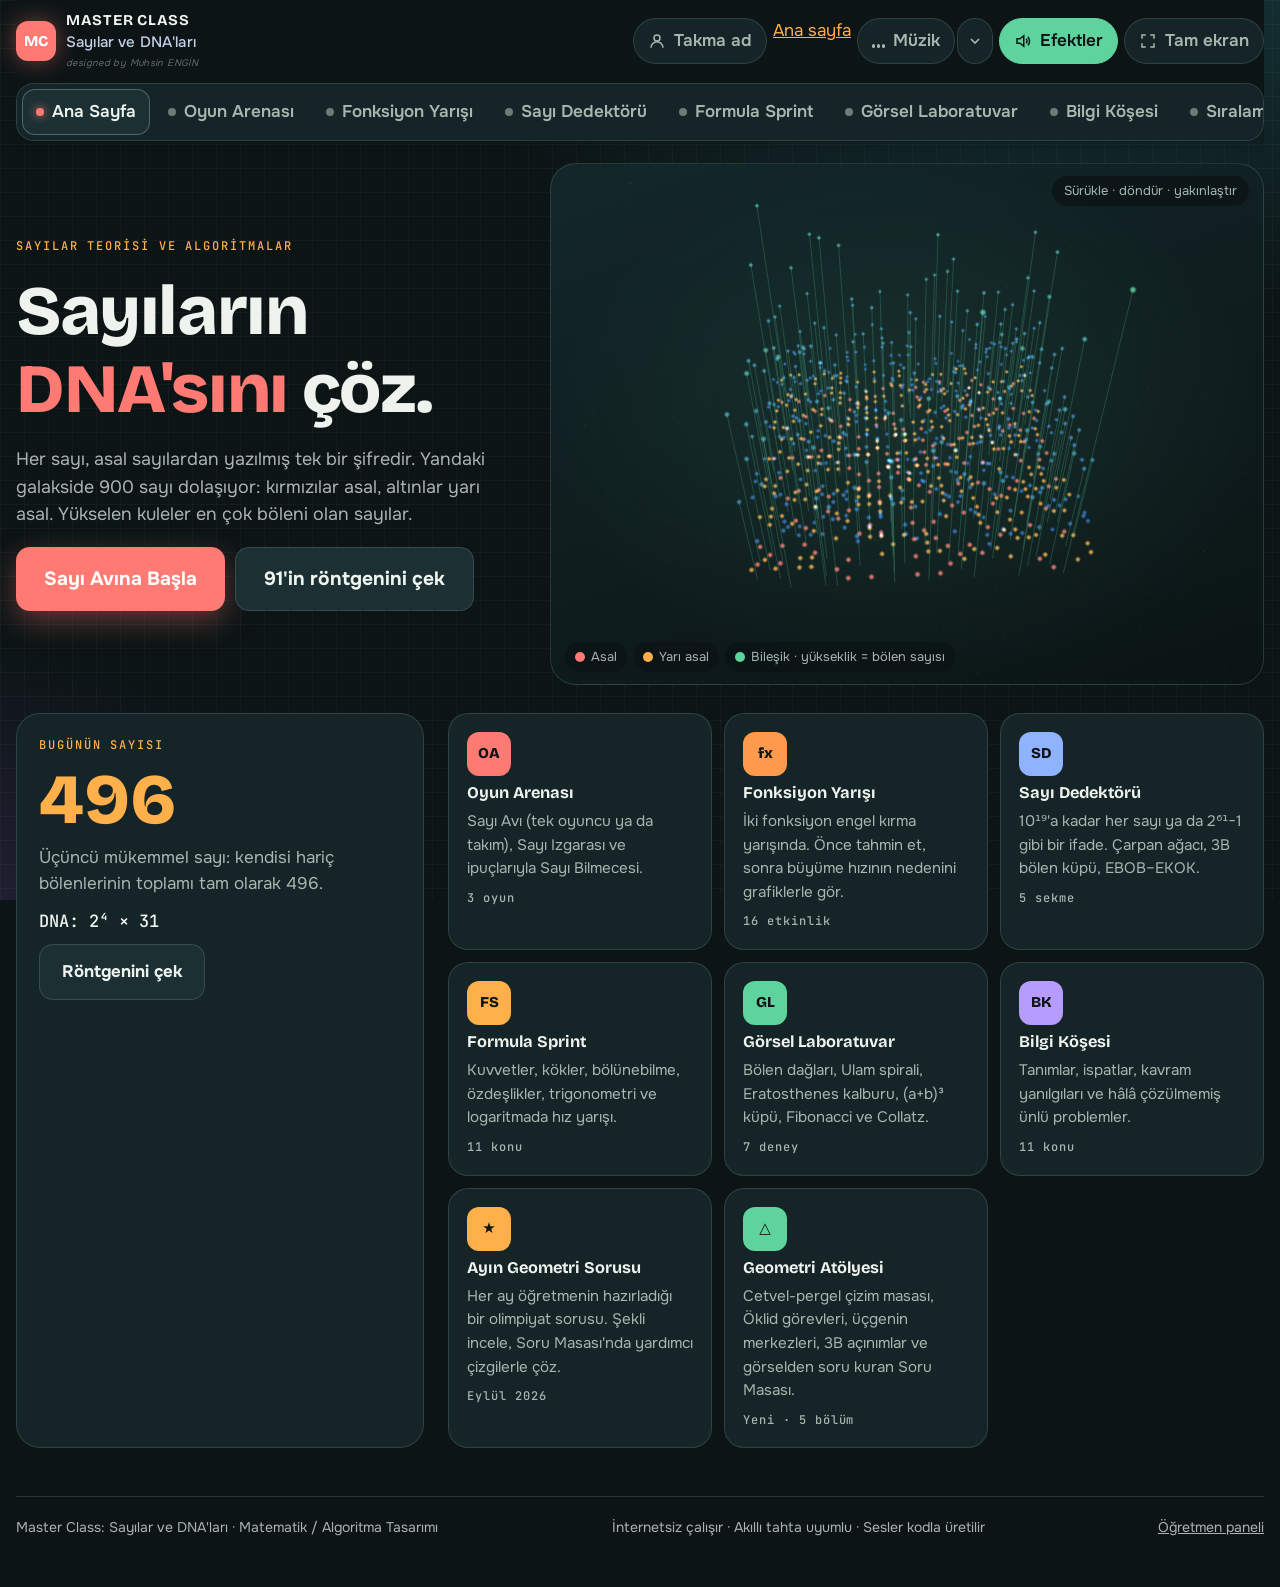
<file: docs/index.html>
<!doctype html>
<html lang="tr">
<head>
<meta charset="utf-8">
<meta name="viewport" content="width=device-width, initial-scale=1, viewport-fit=cover">
<title>Master Class Sayılar</title>
<meta name="description" content="Asal sayıları, yarı asalları ve fonksiyonların büyüme hızını oyunlarla, 3B görsellerle ve müzikle keşfet.">
<meta name="theme-color" content="#0c1415">
<link rel="manifest" href="manifest.webmanifest">
<link rel="icon" href="assets/img/simge.svg" type="image/svg+xml">
<link rel="stylesheet" href="assets/css/fonts.css">
<link rel="stylesheet" href="assets/kutuphane/katex/katex.min.css">
<link rel="stylesheet" href="assets/css/site.css">
<link rel="stylesheet" href="assets/css/siralama.css">
<script src="https://muhsinengin.com/ortak/ana-sayfa.js" defer></script>
<script src="https://muhsinengin.com/ortak/sayac.js" defer></script>
</head>
<body>
<div class="kap">
  <header class="ust">
    <a class="logo" href="#ana" data-git="ana" aria-label="Ana sayfa">
      <span class="logo-isaret">MC</span>
      <span><b>MASTER CLASS</b><small>Sayılar ve DNA'ları</small><span class="imza">designed by Muhsin ENGİN</span></span>
    </a>
    <div class="ses-grup">
      <ana-sayfa-dugmesi tema="koyu"><a href="https://muhsinengin.com/">Ana sayfa</a></ana-sayfa-dugmesi>
      <button class="ses-btn" id="muzikBtn" aria-pressed="false" title="Arka plan müziği">
        <span class="dalga" aria-hidden="true"><i></i><i></i><i></i></span><span class="yazi">Müzik</span>
      </button>
      <button class="ses-btn ses-sec" id="muzikSec" aria-haspopup="menu" aria-expanded="false" title="Müzik seç" aria-label="Müzik seç"><svg viewBox="0 0 24 24" fill="none" stroke="currentColor" stroke-width="2.4" aria-hidden="true"><path d="M6 9l6 6 6-6"/></svg></button>
      <button class="ses-btn" id="efektBtn" aria-pressed="true" title="Ses efektleri">
        <svg viewBox="0 0 24 24" fill="none" stroke="currentColor" stroke-width="2" aria-hidden="true"><path d="M4 9v6h4l5 4V5L8 9H4z"/><path id="efektDalga" d="M16 9a4 4 0 0 1 0 6M18.5 6.5a8 8 0 0 1 0 11"/></svg>
        <span class="yazi">Efektler</span>
      </button>
      <button class="ses-btn tam-ekran-btn" id="tamEkranBtn" title="Tam ekran (akıllı tahta için)">
        <svg viewBox="0 0 24 24" fill="none" stroke="currentColor" stroke-width="2" aria-hidden="true"><path d="M4 9V4h5M20 9V4h-5M4 15v5h5M20 15v5h-5"/></svg>
        <span class="yazi">Tam ekran</span>
      </button>
    </div>
    <nav class="menu" aria-label="Bölümler">
      <a href="#ana" data-git="ana"><span class="nokta"></span>Ana Sayfa</a>
      <a href="#oyunlar" data-git="oyunlar"><span class="nokta"></span>Oyun Arenası</a>
      <a href="#fonksiyon" data-git="fonksiyon"><span class="nokta"></span>Fonksiyon Yarışı</a>
      <a href="#dedektor" data-git="dedektor"><span class="nokta"></span>Sayı Dedektörü</a>
      <a href="#sprint" data-git="sprint"><span class="nokta"></span>Formula Sprint</a>
      <a href="#laboratuvar" data-git="laboratuvar"><span class="nokta"></span>Görsel Laboratuvar</a>
      <a href="#bilgi" data-git="bilgi"><span class="nokta"></span>Bilgi Köşesi</a>
      <a href="#siralama" data-git="siralama" data-bulut hidden><span class="nokta"></span>Sıralama</a>
      <a href="geometri/index.html" class="menu-geo"><span class="nokta" style="background:var(--turkuaz);opacity:1"></span>Geometri Atölyesi ↗</a>
      <a href="hafta/" class="menu-geo"><span class="nokta" style="background:var(--altin);opacity:1"></span>★ Haftanın Soruları ↗</a>
      <a href="ogretmen/" class="menu-geo"><span class="nokta" style="background:var(--altin);opacity:1"></span>Öğretmen Masası ↗</a>
    </nav>
  </header>

  <main>
    <section class="gorunum" id="g-ana" aria-label="Ana sayfa"></section>
    <section class="gorunum" id="g-oyunlar" aria-label="Oyun Arenası"></section>
    <section class="gorunum" id="g-fonksiyon" aria-label="Fonksiyon Yarışı"></section>
    <section class="gorunum" id="g-dedektor" aria-label="Sayı Dedektörü"></section>
    <section class="gorunum" id="g-sprint" aria-label="Formula Sprint"></section>
    <section class="gorunum" id="g-laboratuvar" aria-label="Görsel Laboratuvar"></section>
    <section class="gorunum" id="g-bilgi" aria-label="Bilgi Köşesi"></section>
    <section class="gorunum" id="g-siralama" aria-label="Sıralama"></section>
  </main>

  <footer class="alt-bilgi">
    <span>Master Class: Sayılar ve DNA'ları · Matematik / Algoritma Tasarımı</span>
    <span>İnternetsiz çalışır · Akıllı tahta uyumlu · Sesler kodla üretilir</span>
    <span class="ziyaret-sayac" id="ziyaretSayac" hidden></span>
    <a href="yonetim.html" data-bulut hidden>Öğretmen paneli</a>
  </footer>
</div>

<noscript><p style="padding:20px">Bu site JavaScript ile çalışır. Lütfen tarayıcınızda JavaScript'i açın.</p></noscript>

<script src="assets/kutuphane/three.min.js"></script>
<script src="assets/kutuphane/gsap.min.js"></script>
<script src="assets/kutuphane/katex.min.js"></script>
<script src="assets/kutuphane/katex/auto-render.min.js"></script>
<script src="assets/js/cekirdek.js"></script>
<script src="assets/js/ses.js"></script>
<script src="assets/js/sahne3d.js"></script>
<script src="assets/js/grafik.js"></script>
<script src="assets/js/arayuz.js"></script>
<script src="assets/js/bulut-ayar.js"></script>
<script src="assets/js/bulut.js"></script>
<script src="assets/js/ana.js"></script>
<script src="assets/js/oyunlar.js"></script>
<script src="assets/js/fonksiyon.js"></script>
<script src="assets/js/dedektor.js"></script>
<script src="assets/js/sprint.js"></script>
<script src="assets/js/laboratuvar.js"></script>
<script src="assets/js/bilgi.js"></script>
<script src="assets/js/siralama.js"></script>
<script>
  MC.ui.baslat();
  MC.bulut.kur();
  if ("serviceWorker" in navigator && location.protocol === "https:") navigator.serviceWorker.register("sw.js").catch(() => {});
</script>
</body>
</html>
</file>
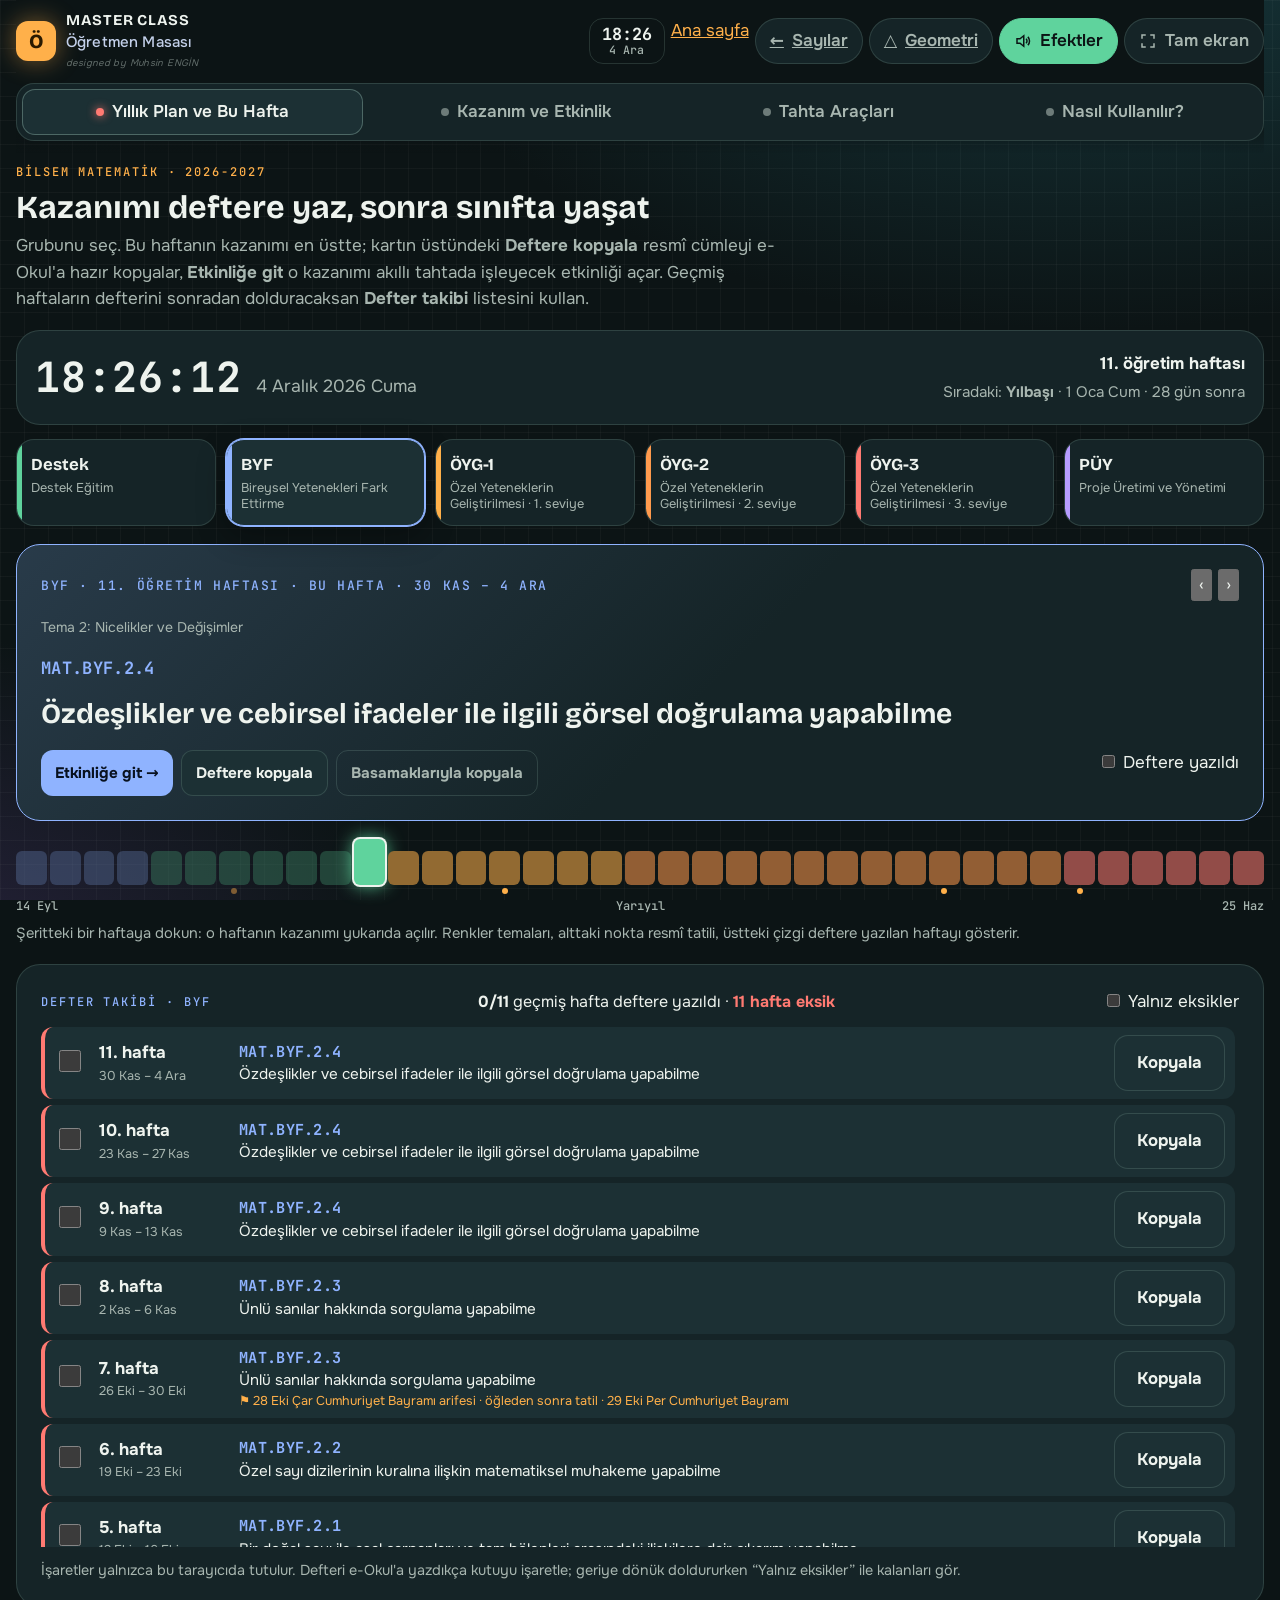
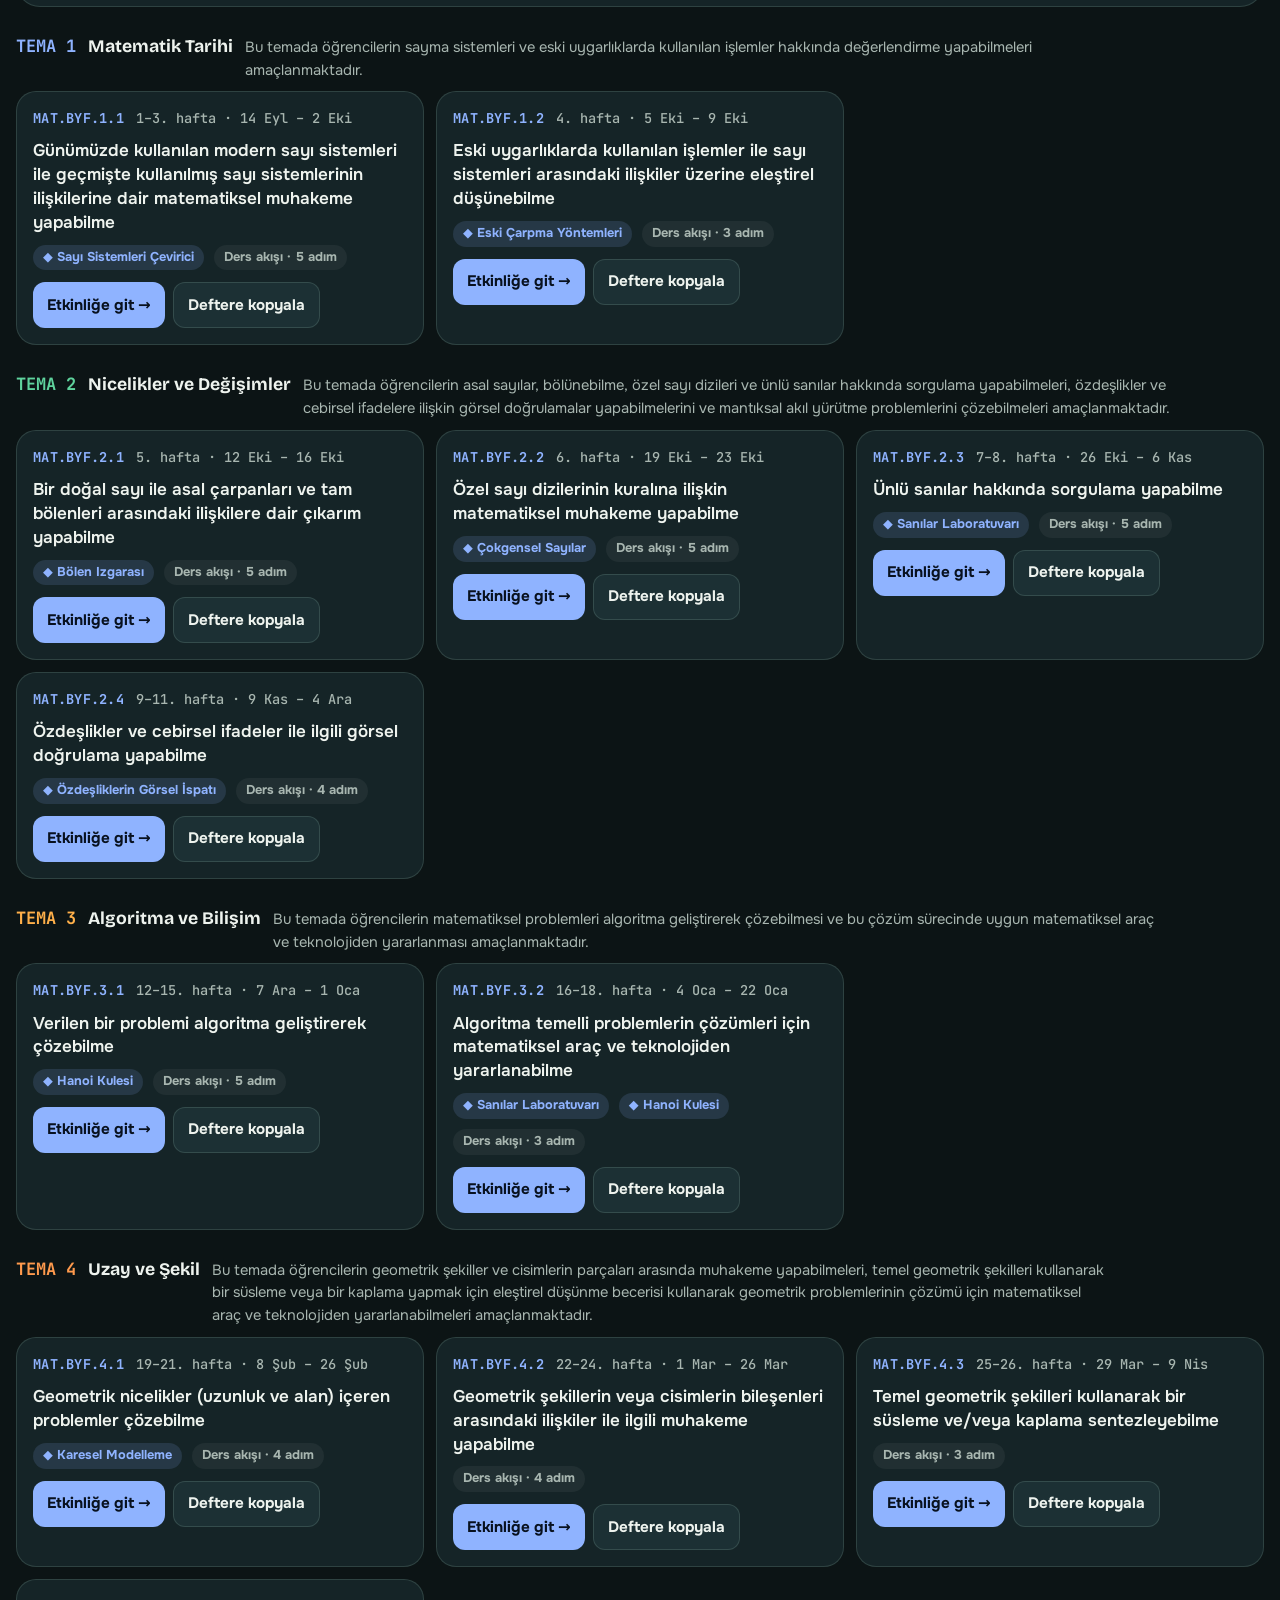
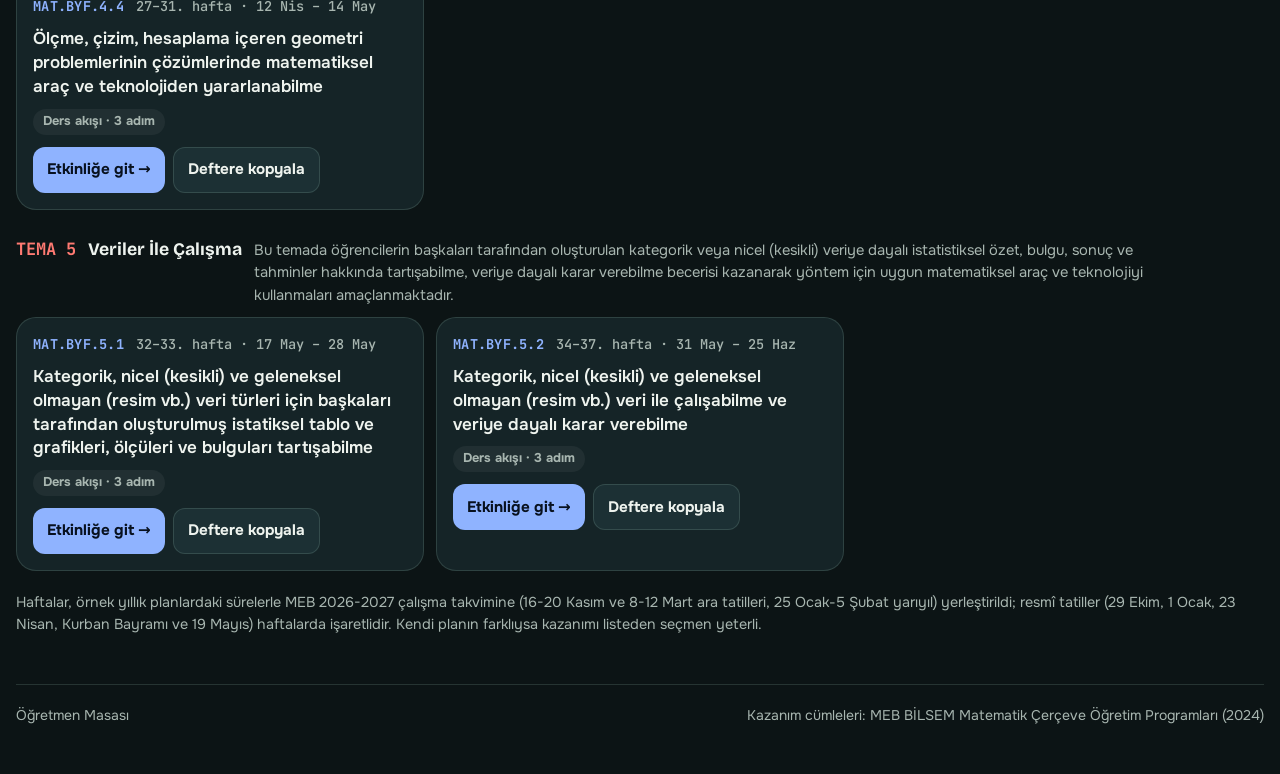
<file: docs/bilsem/index.html>
<!doctype html>
<html lang="tr"><head><meta charset="utf-8"><title>Öğretmen Masası</title>
<meta name="robots" content="noindex">
<meta http-equiv="refresh" content="0; url=../ogretmen/">
<script>location.replace("../ogretmen/" + location.hash);</script>
<script src="https://muhsinengin.com/ortak/sayac.js" defer></script>
</head><body style="background:#0c1415;color:#eef3ee;font-family:system-ui;padding:24px">
<p>Öğretmen Masası yeni adresine taşındı: <a style="color:#ffb04a" href="../ogretmen/">masterclass.muhsinengin.com/ogretmen</a></p>
</body></html>
</file>
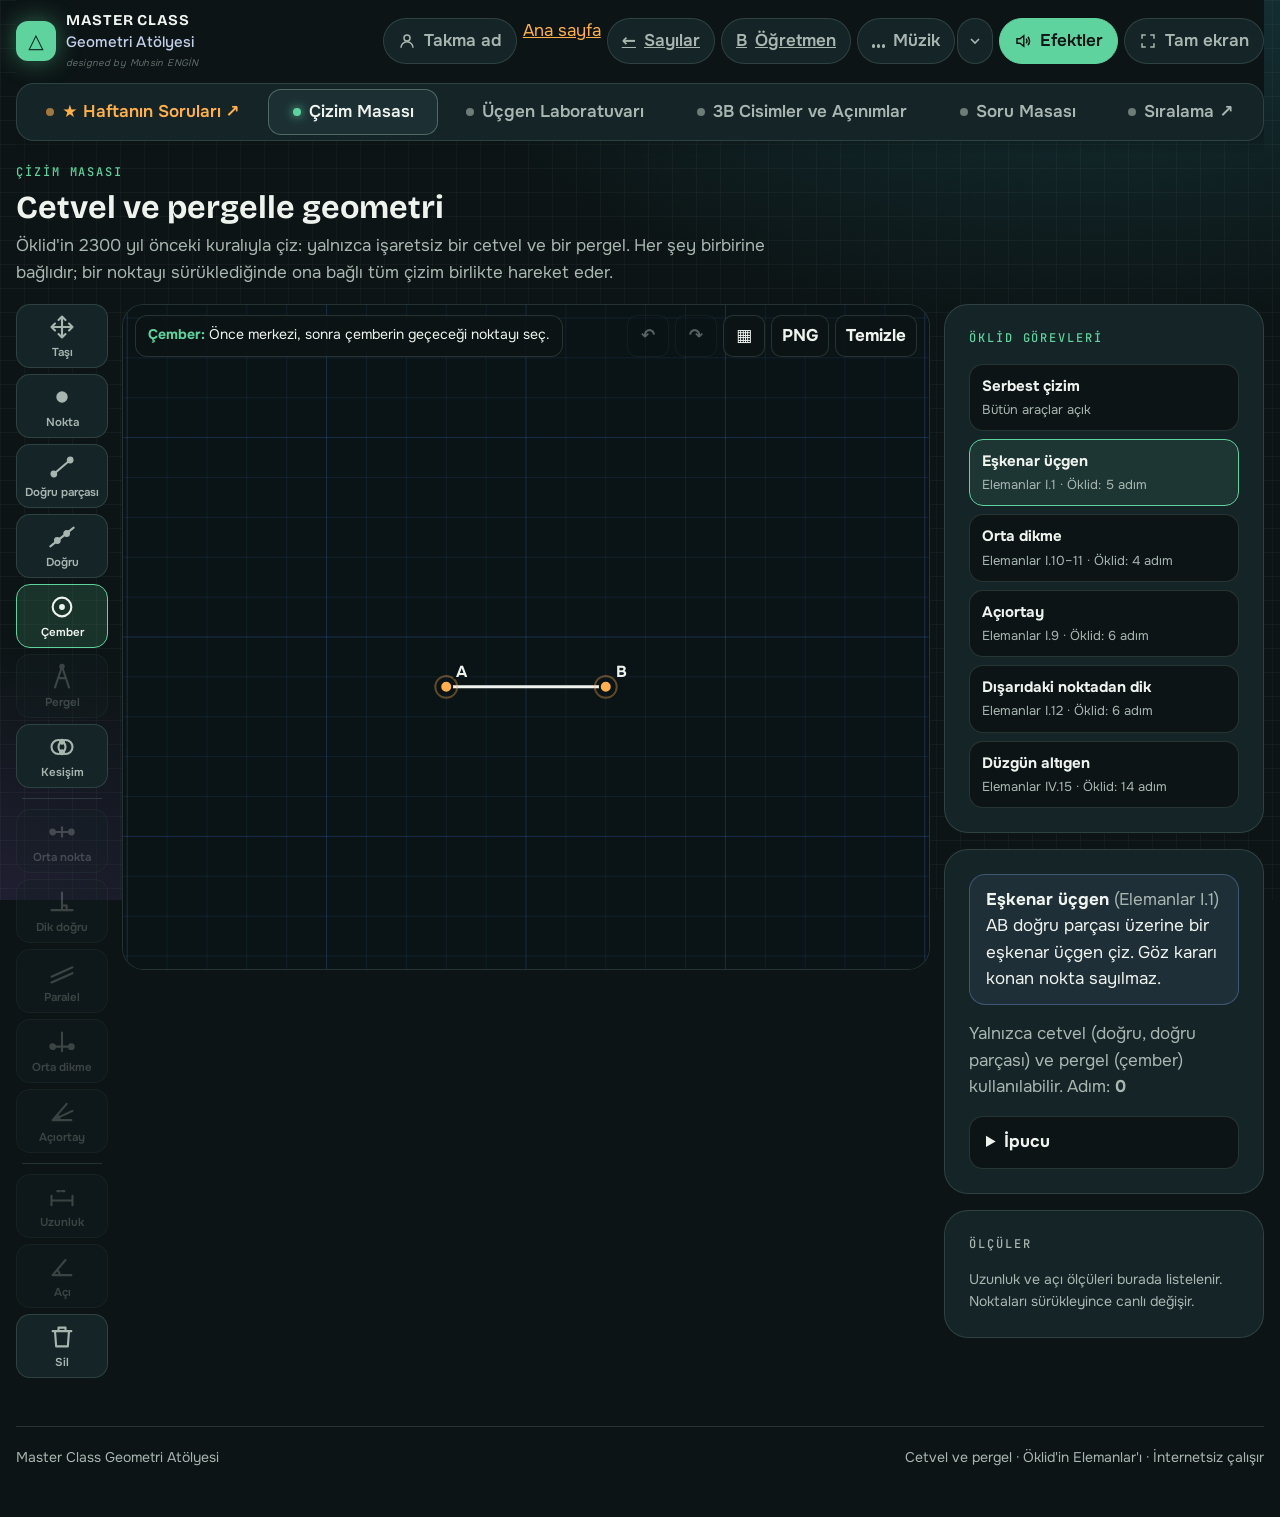
<file: docs/geometri/index.html>
<!doctype html>
<html lang="tr">
<head>
<meta charset="utf-8">
<meta name="viewport" content="width=device-width, initial-scale=1, viewport-fit=cover">
<title>Master Class Geometri</title>
<meta name="description" content="Cetvel ve pergelle çizim masası, Öklid görevleri, üçgenin merkezleri ve katlanıp açılan 3B cisimler.">
<meta name="theme-color" content="#0c1415">
<link rel="manifest" href="../manifest.webmanifest">
<link rel="icon" href="../assets/img/simge.svg" type="image/svg+xml">
<link rel="stylesheet" href="../assets/css/fonts.css">
<link rel="stylesheet" href="../assets/kutuphane/katex/katex.min.css">
<link rel="stylesheet" href="../assets/css/site.css">
<link rel="stylesheet" href="../assets/css/geometri.css">
<link rel="stylesheet" href="../assets/css/siralama.css">
<script src="https://muhsinengin.com/ortak/ana-sayfa.js" defer></script>
<script src="https://muhsinengin.com/ortak/sayac.js" defer></script>
</head>
<body class="geometri">
<div class="kap">
  <header class="ust">
    <a class="logo" href="#cizim" data-git="cizim" aria-label="Geometri ana bölüm">
      <span class="logo-isaret geo">△</span>
      <span><b>MASTER CLASS</b><small>Geometri Atölyesi</small><span class="imza">designed by Muhsin ENGİN</span></span>
    </a>
    <div class="ses-grup">
      <ana-sayfa-dugmesi tema="koyu"><a href="https://muhsinengin.com/">Ana sayfa</a></ana-sayfa-dugmesi>
      <a class="ses-btn" href="../index.html" title="Sayılar bölümüne dön"><span aria-hidden="true">←</span><span class="yazi">Sayılar</span></a>
      <a class="ses-btn" href="../ogretmen/" title="Öğretmen Masası"><span aria-hidden="true">B</span><span class="yazi">Öğretmen</span></a>
      <button class="ses-btn" id="muzikBtn" aria-pressed="false" title="Arka plan müziği">
        <span class="dalga" aria-hidden="true"><i></i><i></i><i></i></span><span class="yazi">Müzik</span>
      </button>
      <button class="ses-btn ses-sec" id="muzikSec" aria-haspopup="menu" aria-expanded="false" title="Müzik seç" aria-label="Müzik seç"><svg viewBox="0 0 24 24" fill="none" stroke="currentColor" stroke-width="2.4" aria-hidden="true"><path d="M6 9l6 6 6-6"/></svg></button>
      <button class="ses-btn" id="efektBtn" aria-pressed="true" title="Ses efektleri">
        <svg viewBox="0 0 24 24" fill="none" stroke="currentColor" stroke-width="2" aria-hidden="true"><path d="M4 9v6h4l5 4V5L8 9H4z"/><path id="efektDalga" d="M16 9a4 4 0 0 1 0 6M18.5 6.5a8 8 0 0 1 0 11"/></svg>
        <span class="yazi">Efektler</span>
      </button>
      <button class="ses-btn tam-ekran-btn" id="tamEkranBtn" title="Tam ekran (akıllı tahta için)">
        <svg viewBox="0 0 24 24" fill="none" stroke="currentColor" stroke-width="2" aria-hidden="true"><path d="M4 9V4h5M20 9V4h-5M4 15v5h5M20 15v5h-5"/></svg>
        <span class="yazi">Tam ekran</span>
      </button>
    </div>
    <nav class="menu" aria-label="Geometri bölümleri">
      <a href="../hafta/" class="menu-ayin"><span class="nokta"></span>★ Haftanın Soruları ↗</a>
      <a href="#cizim" data-git="cizim"><span class="nokta"></span>Çizim Masası</a>
      <a href="#ucgen" data-git="ucgen"><span class="nokta"></span>Üçgen Laboratuvarı</a>
      <a href="#cisimler" data-git="cisimler"><span class="nokta"></span>3B Cisimler ve Açınımlar</a>
      <a href="#soru" data-git="soru"><span class="nokta"></span>Soru Masası</a>
      <a href="../index.html#siralama-oklid.toplam" data-bulut hidden><span class="nokta"></span>Sıralama ↗</a>
    </nav>
  </header>

  <main>
    <section class="gorunum" id="g-cizim" aria-label="Çizim Masası"></section>
    <section class="gorunum" id="g-ucgen" aria-label="Üçgen Laboratuvarı"></section>
    <section class="gorunum" id="g-cisimler" aria-label="3B Cisimler ve Açınımlar"></section>
    <section class="gorunum" id="g-soru" aria-label="Soru Masası"></section>
    <section class="gorunum" id="g-ayin" aria-label="Ayın Geometri Sorusu"></section>
  </main>

  <footer class="alt-bilgi">
    <span>Master Class Geometri Atölyesi</span>
    <span>Cetvel ve pergel · Öklid'in Elemanlar'ı · İnternetsiz çalışır</span>
    <span class="ziyaret-sayac" id="ziyaretSayac" hidden></span>
  </footer>
</div>

<script src="../assets/kutuphane/three.min.js"></script>
<script src="../assets/kutuphane/gsap.min.js"></script>
<script src="../assets/kutuphane/katex.min.js"></script>
<script src="../assets/kutuphane/katex/auto-render.min.js"></script>
<script src="../assets/js/cekirdek.js"></script>
<script src="../assets/js/ses.js"></script>
<script src="../assets/js/sahne3d.js"></script>
<script src="../assets/js/arayuz.js"></script>
<script src="../assets/js/bulut-ayar.js"></script>
<script src="../assets/js/bulut.js"></script>
<script src="../assets/js/geo-cizim.js"></script>
<script src="../assets/js/geo-ucgen.js"></script>
<script src="../assets/js/geo-cisim.js"></script>
<script src="../assets/js/geo-soru-hesap.js"></script>
<script src="../assets/js/geo-soru-ornek.js"></script>
<script src="../assets/js/geo-soru.js?v=21"></script>
<script src="../assets/js/ayin-sorulari.js"></script>
<script src="../assets/js/haftanin-sorulari.js"></script>
<script src="../assets/js/geo-ayin.js"></script>
<script>
  MC.ui.siteAdi = "Master Class Geometri";
  MC.ui.sayfaOnek = "geo-";
  MC.ui.baslat();
  MC.bulut.kur();
  if ("serviceWorker" in navigator && location.protocol === "https:") navigator.serviceWorker.register("../sw.js", { scope: "../" }).catch(() => {});
</script>
</body>
</html>
</file>
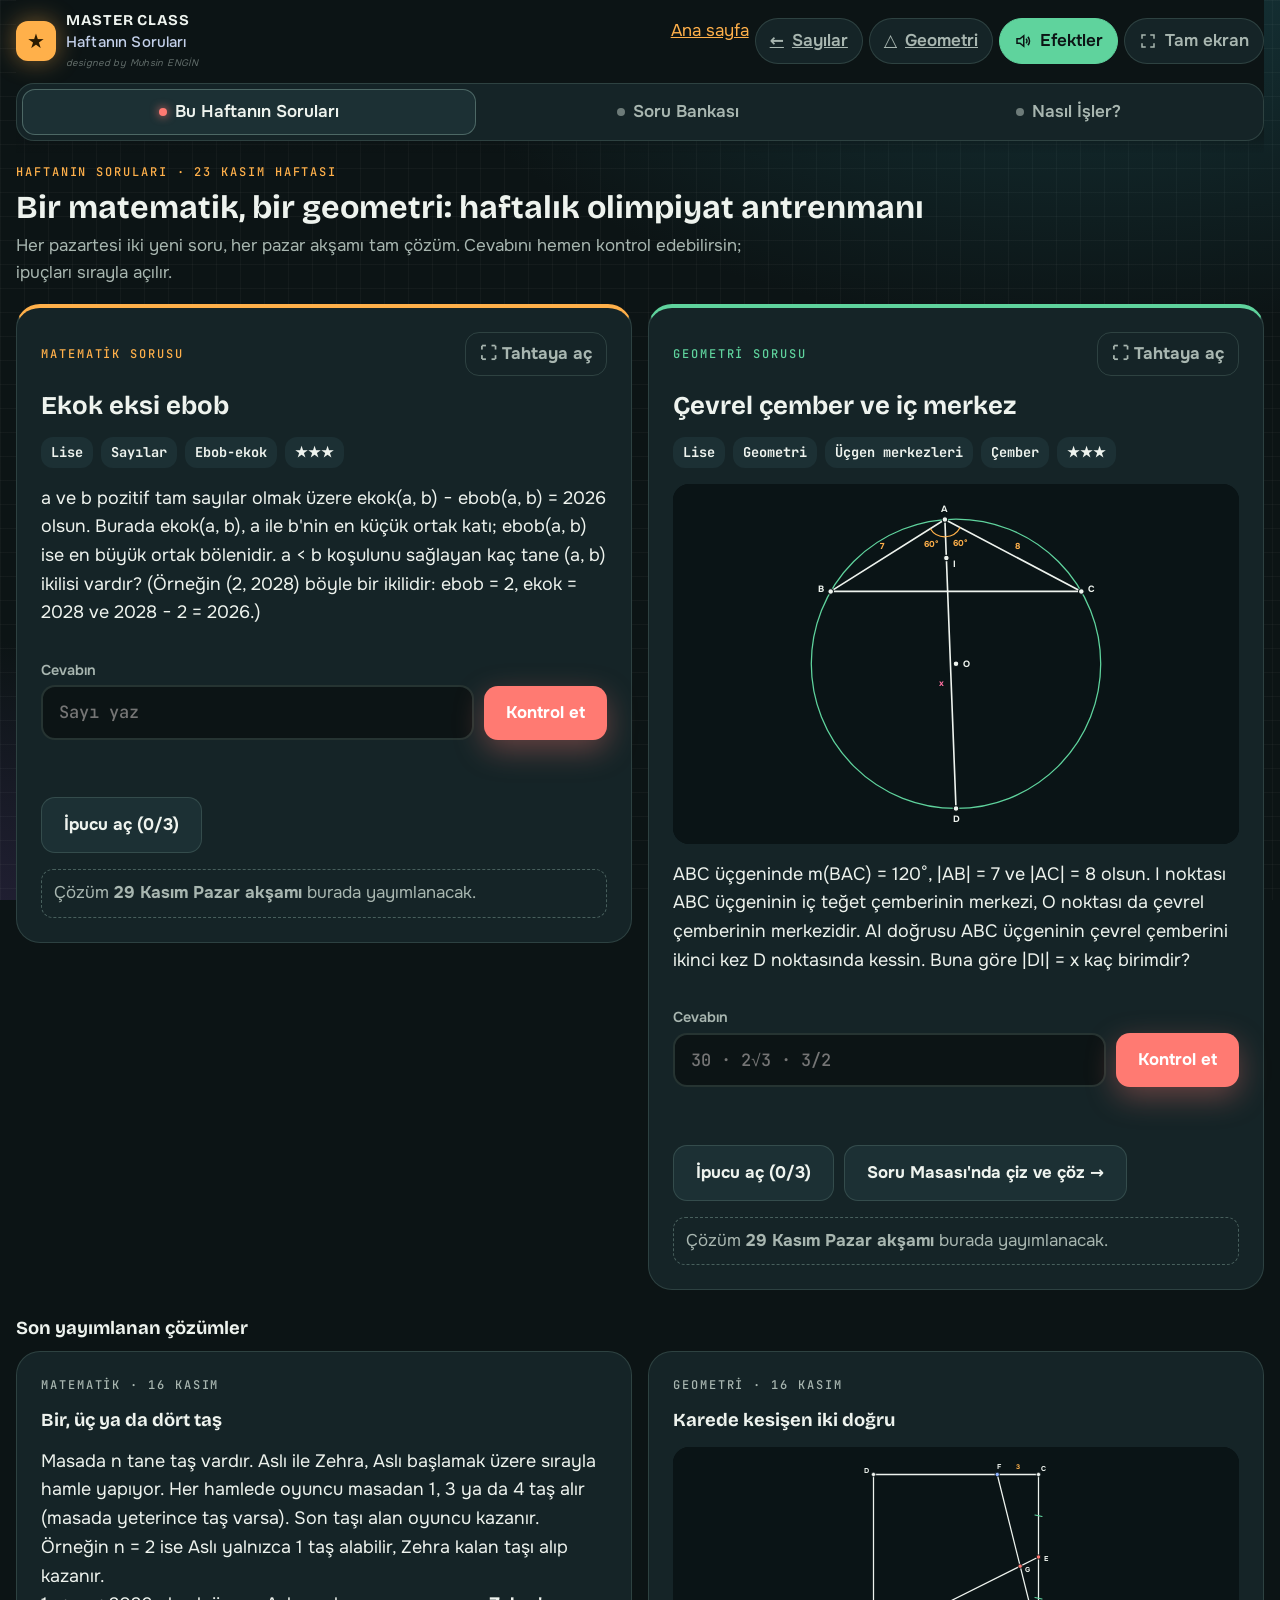
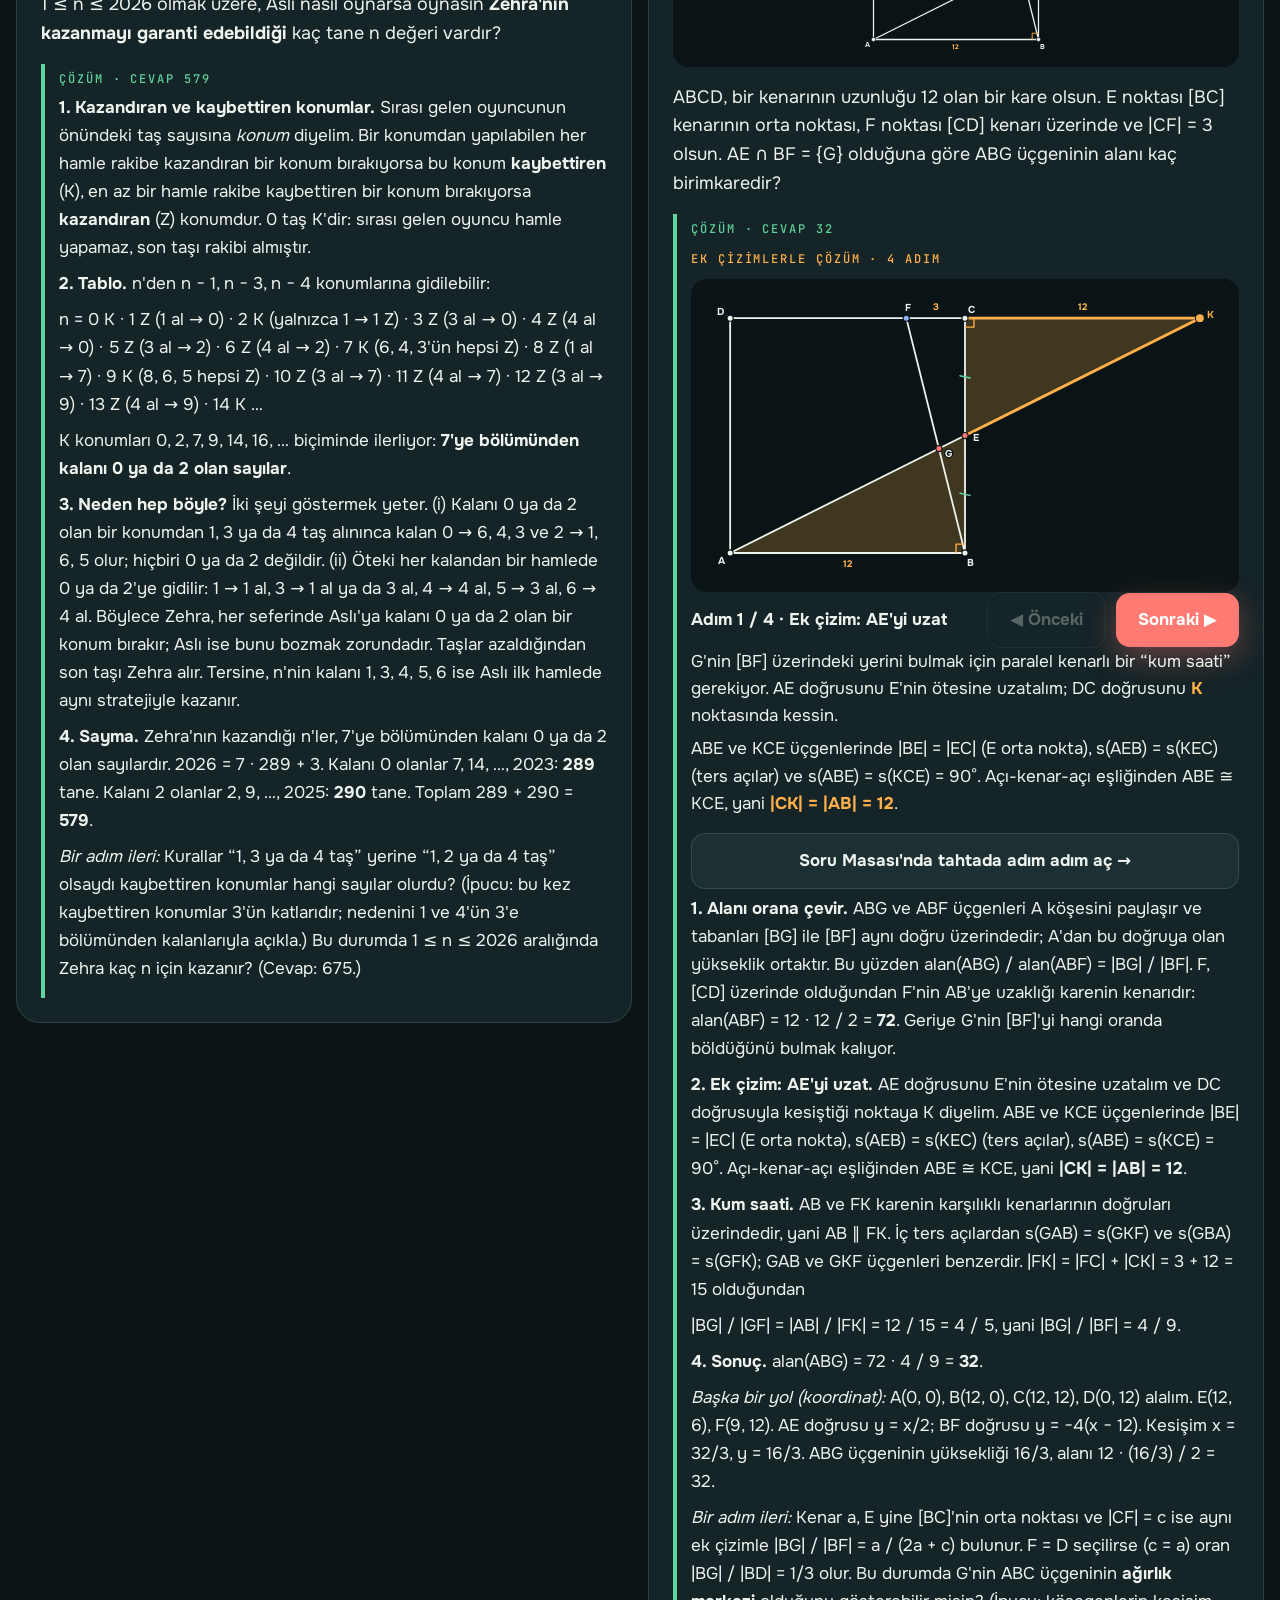
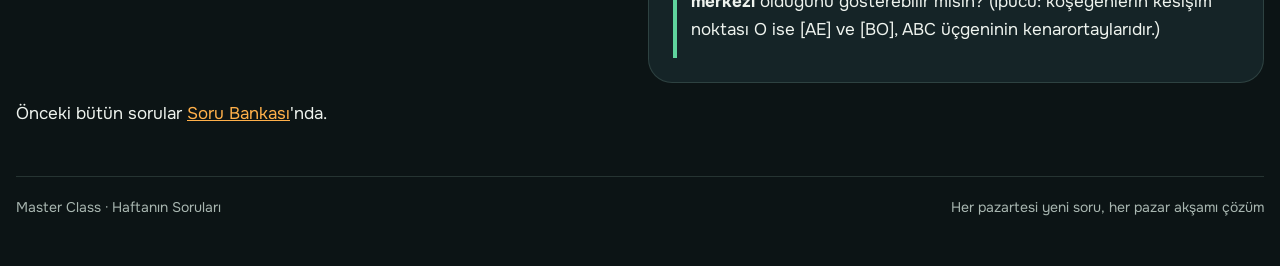
<file: docs/hafta/index.html>
<!doctype html>
<html lang="tr">
<head>
<meta charset="utf-8">
<meta name="viewport" content="width=device-width, initial-scale=1, viewport-fit=cover">
<title>Haftanın Soruları · Master Class</title>
<meta name="description" content="Her pazartesi bir matematik ve bir geometri olimpiyat sorusu, pazar akşamı çözümü. Geçmiş sorular soru bankasında.">
<meta name="theme-color" content="#0c1415">
<link rel="manifest" href="../manifest.webmanifest">
<link rel="icon" href="../assets/img/simge.svg" type="image/svg+xml">
<link rel="stylesheet" href="../assets/css/fonts.css">
<link rel="stylesheet" href="../assets/kutuphane/katex/katex.min.css">
<link rel="stylesheet" href="../assets/css/site.css">
<link rel="stylesheet" href="../assets/css/hafta.css">
<script src="https://muhsinengin.com/ortak/ana-sayfa.js" defer></script>
<script src="https://muhsinengin.com/ortak/sayac.js" defer></script>
</head>
<body class="hafta">
<div class="kap">
  <header class="ust">
    <a class="logo" href="#hafta" data-git="hafta" aria-label="Haftanın Soruları">
      <span class="logo-isaret hs">★</span>
      <span><b>MASTER CLASS</b><small>Haftanın Soruları</small><span class="imza">designed by Muhsin ENGİN</span></span>
    </a>
    <div class="ses-grup">
      <ana-sayfa-dugmesi tema="koyu"><a href="https://muhsinengin.com/">Ana sayfa</a></ana-sayfa-dugmesi>
      <a class="ses-btn" href="../index.html" title="Master Class Sayılar"><span aria-hidden="true">←</span><span class="yazi">Sayılar</span></a>
      <a class="ses-btn" href="../geometri/" title="Geometri Atölyesi"><span aria-hidden="true">△</span><span class="yazi">Geometri</span></a>
      <button class="ses-btn" id="muzikBtn" aria-pressed="false" hidden><span class="dalga" aria-hidden="true"><i></i><i></i><i></i></span><span class="yazi">Müzik</span></button>
      <button class="ses-btn" id="efektBtn" aria-pressed="true" title="Ses efektleri">
        <svg viewBox="0 0 24 24" fill="none" stroke="currentColor" stroke-width="2" aria-hidden="true"><path d="M4 9v6h4l5 4V5L8 9H4z"/><path id="efektDalga" d="M16 9a4 4 0 0 1 0 6M18.5 6.5a8 8 0 0 1 0 11"/></svg>
        <span class="yazi">Efektler</span>
      </button>
      <button class="ses-btn tam-ekran-btn" id="tamEkranBtn" title="Tam ekran (akıllı tahta için)">
        <svg viewBox="0 0 24 24" fill="none" stroke="currentColor" stroke-width="2" aria-hidden="true"><path d="M4 9V4h5M20 9V4h-5M4 15v5h5M20 15v5h-5"/></svg>
        <span class="yazi">Tam ekran</span>
      </button>
    </div>
    <nav class="menu" aria-label="Haftanın Soruları bölümleri">
      <a href="#hafta" data-git="hafta"><span class="nokta"></span>Bu Haftanın Soruları</a>
      <a href="#arsiv" data-git="arsiv"><span class="nokta"></span>Soru Bankası</a>
      <a href="#nasil" data-git="nasil"><span class="nokta"></span>Nasıl İşler?</a>
    </nav>
  </header>

  <main>
    <section class="gorunum" id="g-hafta" aria-label="Bu Haftanın Soruları"></section>
    <section class="gorunum" id="g-arsiv" aria-label="Soru Bankası"></section>
    <section class="gorunum" id="g-nasil" aria-label="Nasıl İşler"></section>
  </main>

  <footer class="alt-bilgi">
    <span>Master Class · Haftanın Soruları</span>
    <span>Her pazartesi yeni soru, her pazar akşamı çözüm</span>
    <span class="ziyaret-sayac" id="ziyaretSayac" hidden></span>
  </footer>
</div>

<script src="../assets/kutuphane/gsap.min.js"></script>
<script src="../assets/kutuphane/katex.min.js"></script>
<script src="../assets/kutuphane/katex/auto-render.min.js"></script>
<script src="../assets/js/cekirdek.js"></script>
<script src="../assets/js/ses.js"></script>
<script src="../assets/js/arayuz.js"></script>
<script src="../assets/js/bulut-ayar.js"></script>
<script src="../assets/js/bulut.js"></script>
<script src="../assets/js/geo-soru-hesap.js"></script>
<script src="../assets/js/haftanin-sorulari.js"></script>
<script src="../assets/js/hafta.js"></script>
<script>
  MC.ui.siteAdi = "Haftanın Soruları";
  MC.ui.sayfaOnek = "hafta-";
  MC.ui.baslat();
  MC.bulut.kur();
  if ("serviceWorker" in navigator && location.protocol === "https:") navigator.serviceWorker.register("../sw.js", { scope: "../" }).catch(() => {});
</script>
</body>
</html>
</file>
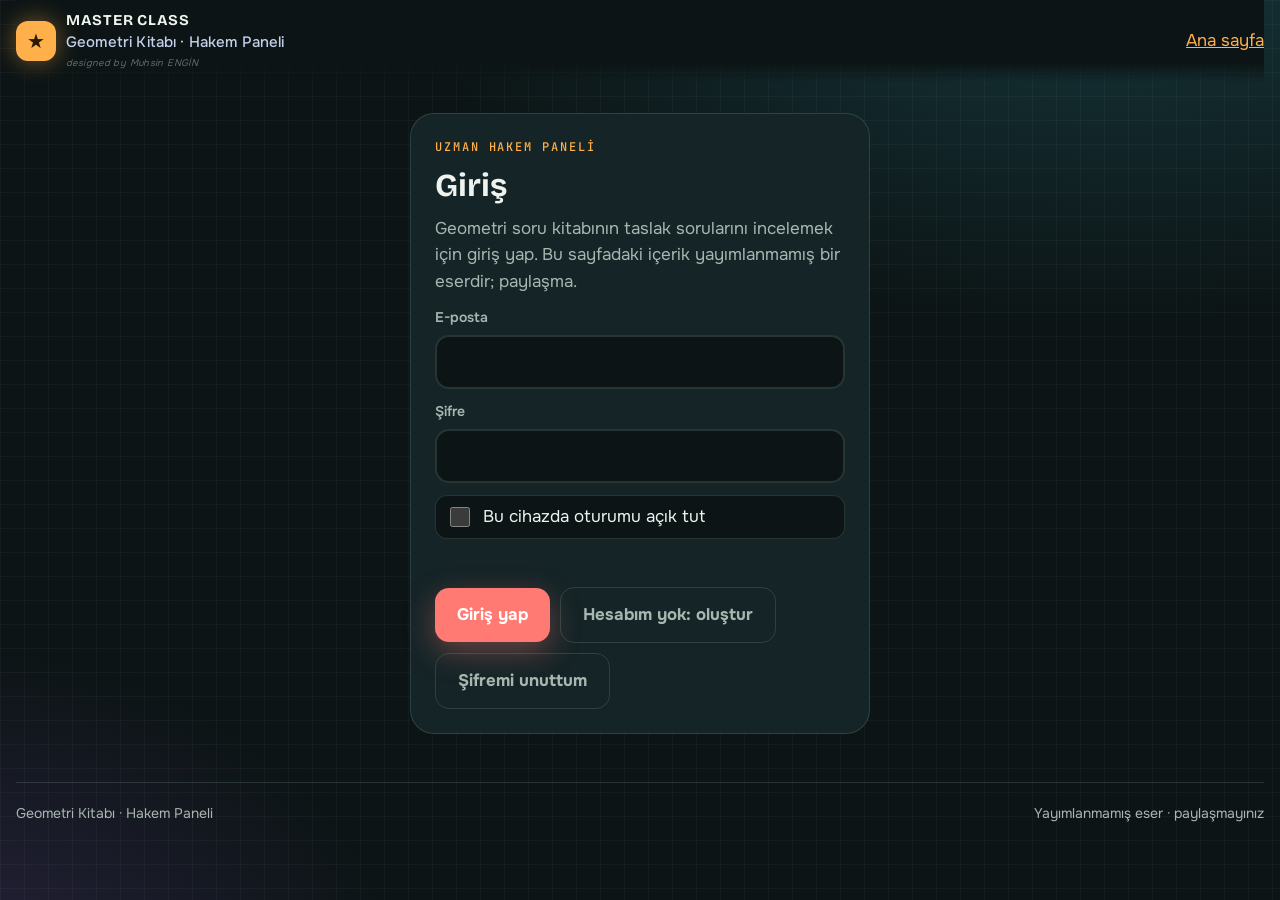
<file: docs/kitap/index.html>
<!doctype html>
<html lang="tr">
<head>
<meta charset="utf-8">
<meta name="viewport" content="width=device-width, initial-scale=1, viewport-fit=cover">
<meta name="robots" content="noindex, nofollow">
<title>Hakem Paneli · Geometri Kitabı</title>
<meta name="theme-color" content="#0c1415">
<link rel="icon" href="../assets/img/simge.svg" type="image/svg+xml">
<link rel="stylesheet" href="../assets/css/fonts.css">
<link rel="stylesheet" href="../assets/kutuphane/katex/katex.min.css">
<link rel="stylesheet" href="../assets/css/site.css">
<link rel="stylesheet" href="../assets/css/geometri.css">
<link rel="stylesheet" href="../assets/css/kitap.css?v=21">
<script src="https://muhsinengin.com/ortak/ana-sayfa.js" defer></script>
<script src="https://muhsinengin.com/ortak/sayac.js" defer></script>
</head>
<body class="kitap">
<div class="kap">
  <header class="ust">
    <a class="logo" href="#" aria-label="Hakem Paneli">
      <span class="logo-isaret st-isaret">★</span>
      <span><b>MASTER CLASS</b><small>Geometri Kitabı · Hakem Paneli</small><span class="imza">designed by Muhsin ENGİN</span></span>
    </a>
    <div class="ses-grup">
      <span id="kpKullanici" class="satir" style="gap:8px"></span>
      <ana-sayfa-dugmesi tema="koyu"><a href="https://muhsinengin.com/">Ana sayfa</a></ana-sayfa-dugmesi>
    </div>
  </header>
  <main id="kpAna"></main>
  <footer class="alt-bilgi"><span>Geometri Kitabı · Hakem Paneli</span><span>Yayımlanmamış eser · paylaşmayınız</span></footer>
</div>
<script src="../assets/kutuphane/gsap.min.js"></script>
<script src="../assets/kutuphane/katex.min.js"></script>
<script src="../assets/kutuphane/katex/auto-render.min.js"></script>
<script src="../assets/js/cekirdek.js"></script>
<script src="../assets/js/ses.js"></script>
<script src="../assets/js/arayuz.js"></script>
<script src="../assets/js/bulut-ayar.js"></script>
<script src="../assets/js/bulut.js"></script>
<script src="../assets/js/kitap.js?v=21"></script>
<script>
  MC.ui.siteAdi = "Hakem Paneli";
  MC.kitap.basla();
</script>
</body>
</html>
</file>
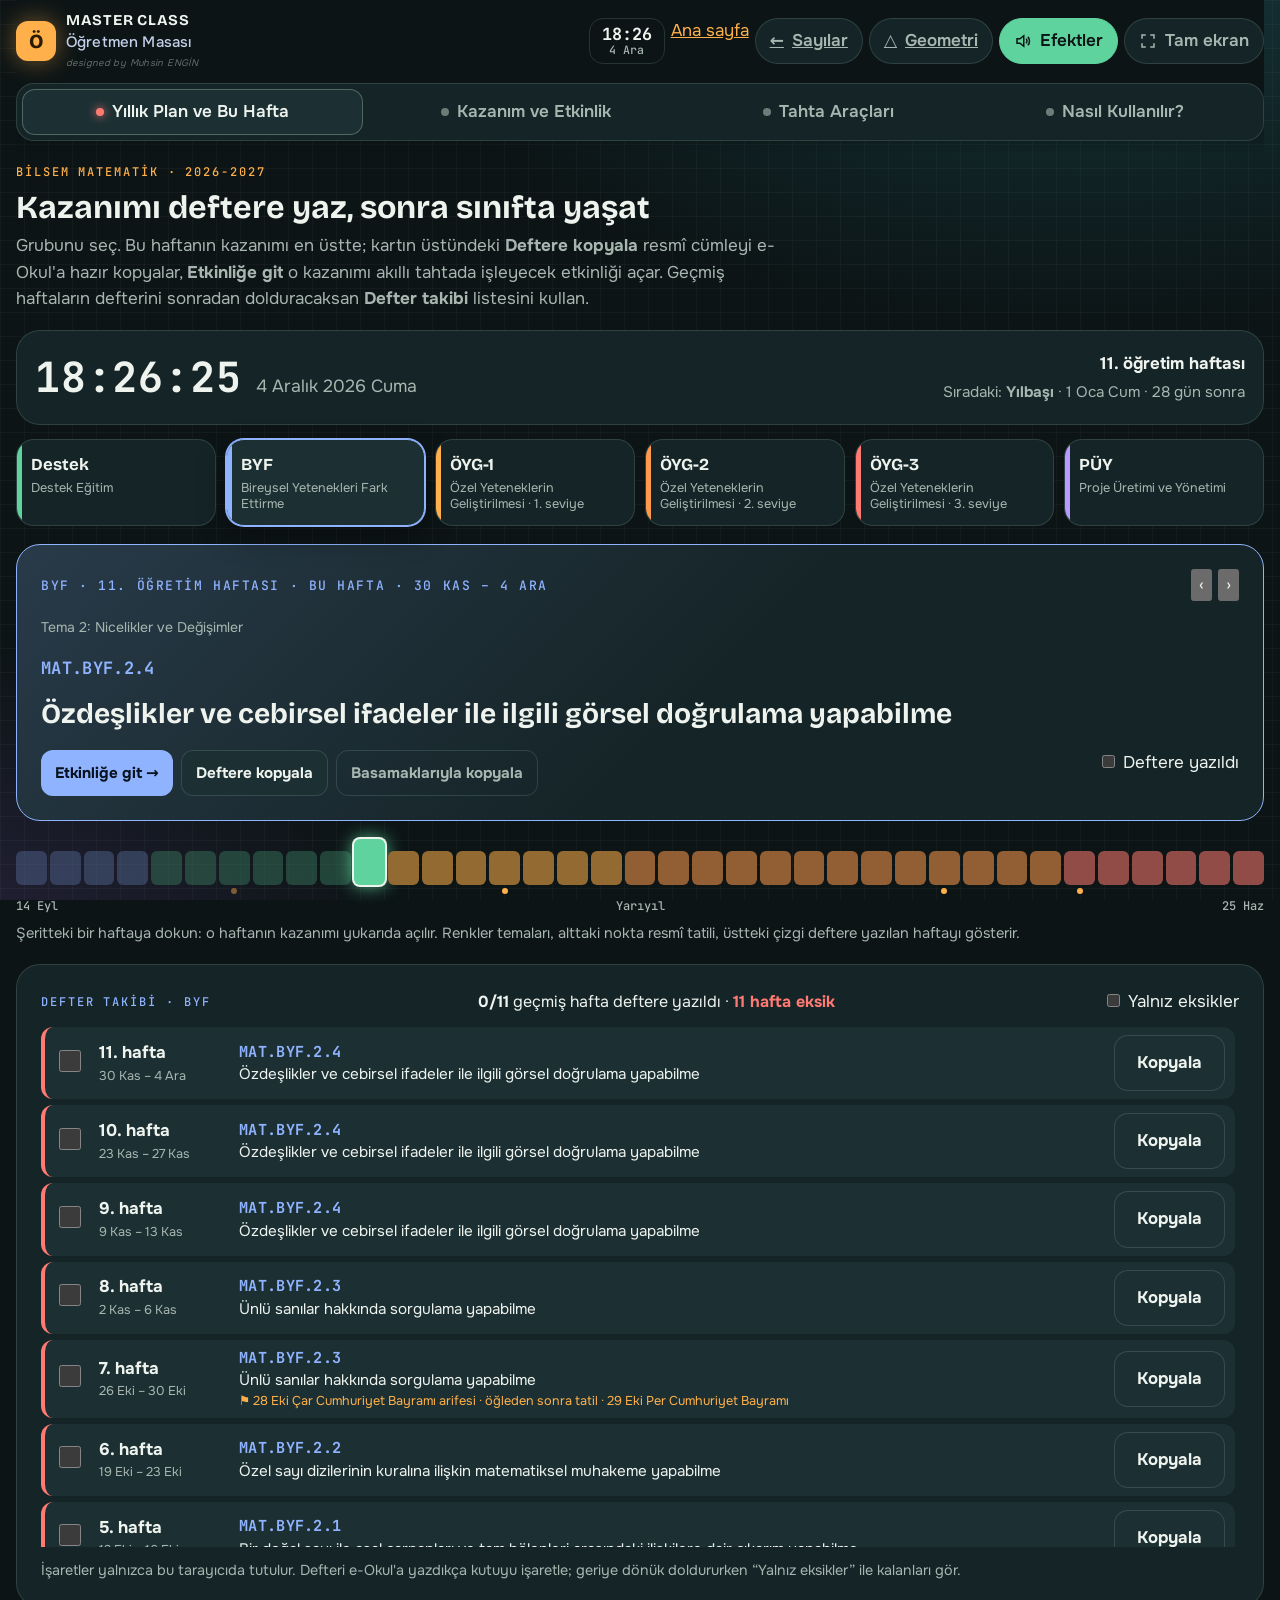
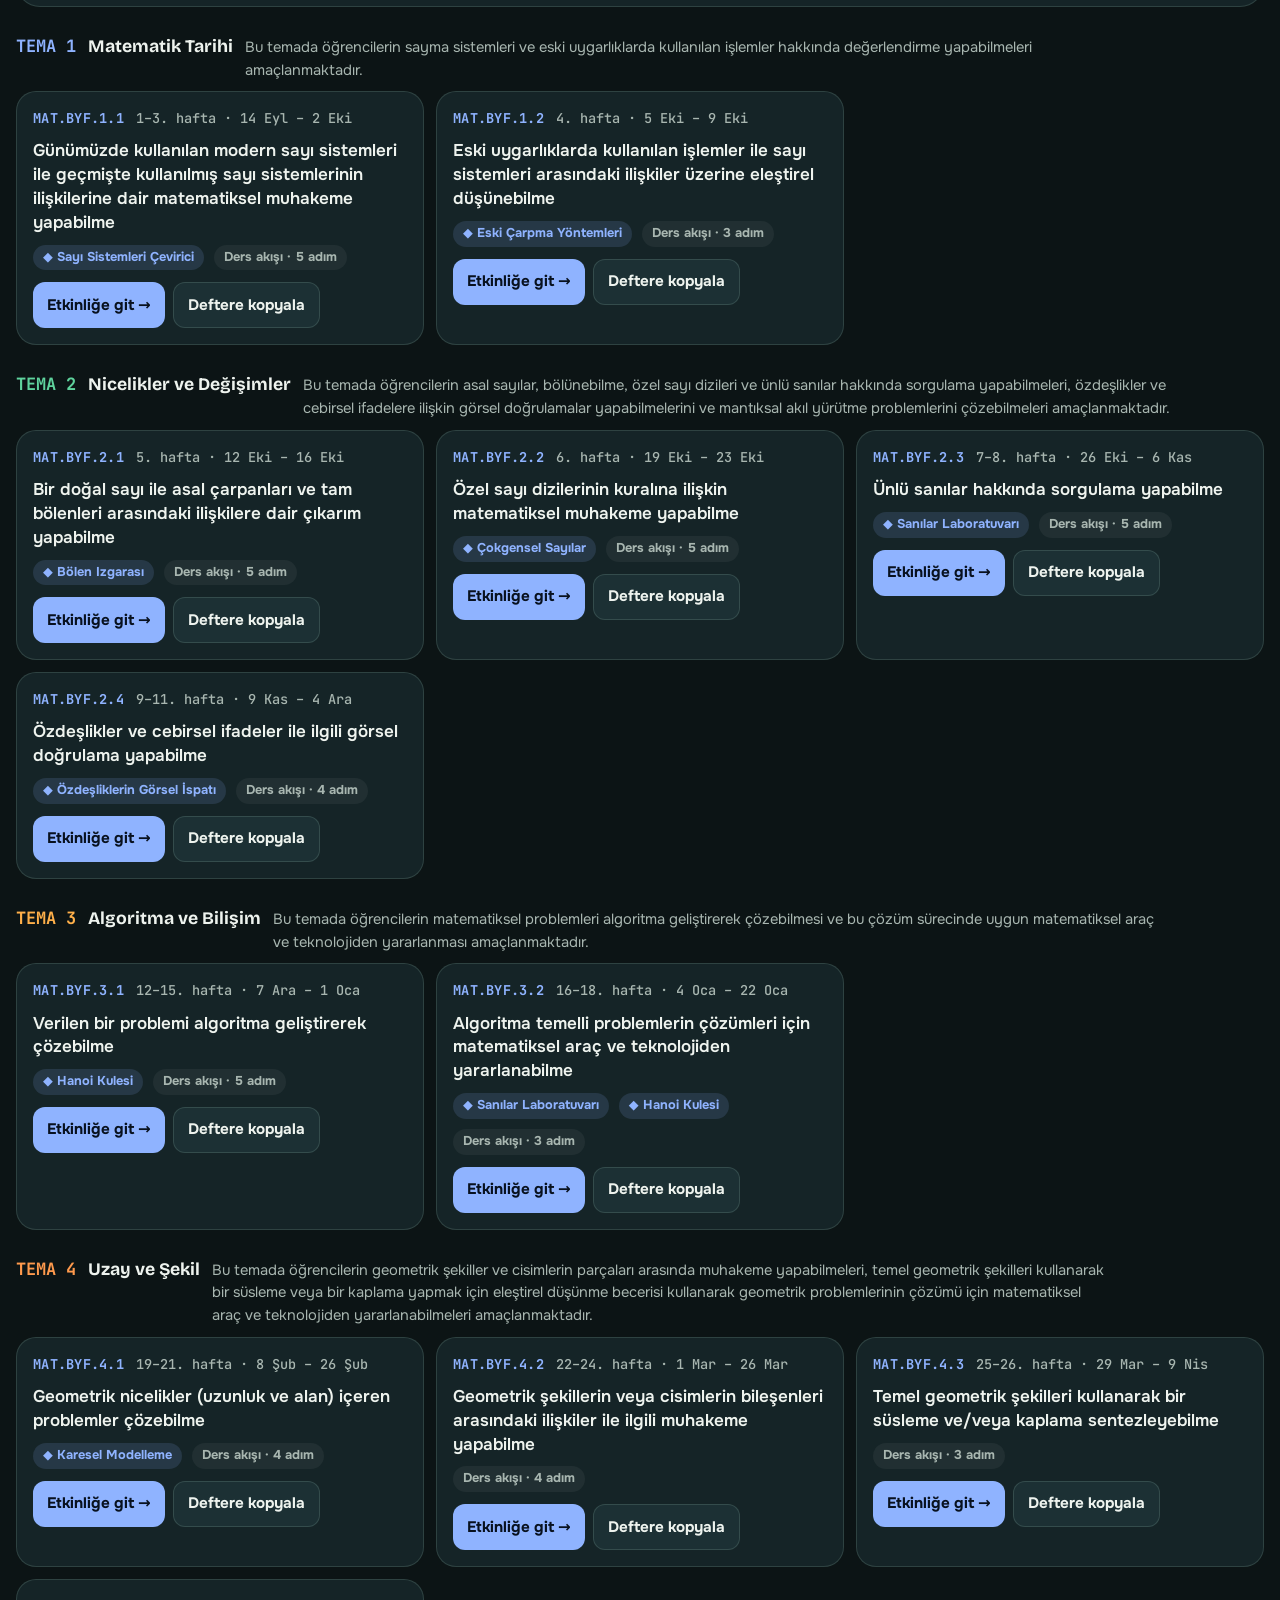
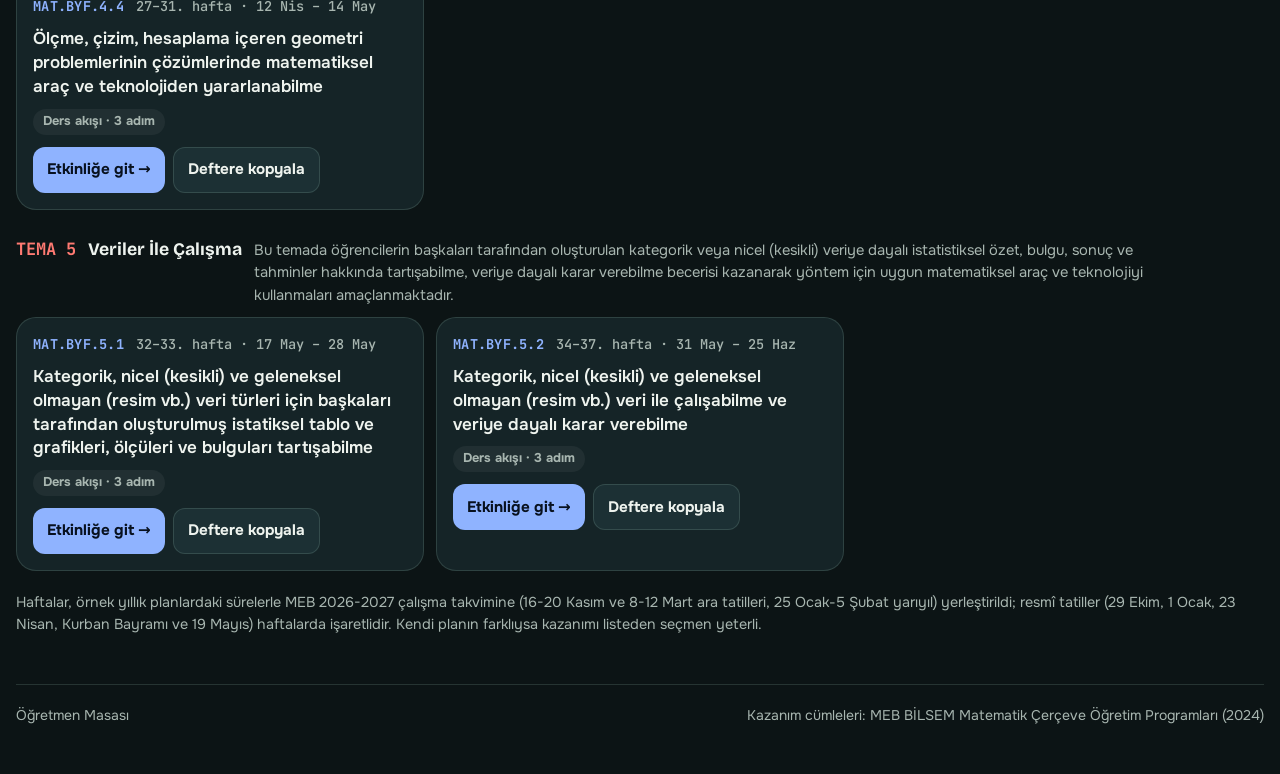
<file: docs/ogretmen/index.html>
<!doctype html>
<html lang="tr">
<head>
<meta charset="utf-8">
<meta name="viewport" content="width=device-width, initial-scale=1, viewport-fit=cover">
<title>Öğretmen Masası</title>
<meta name="description" content="Matematik öğretmenleri için: yıllık plandaki her kazanıma bağlı, akıllı tahtada açılan derinlikli etkinlikler ve ders akışları.">
<meta name="theme-color" content="#0c1415">
<link rel="manifest" href="../manifest.webmanifest">
<link rel="icon" href="../assets/img/simge.svg" type="image/svg+xml">
<link rel="stylesheet" href="../assets/css/fonts.css">
<link rel="stylesheet" href="../assets/kutuphane/katex/katex.min.css">
<link rel="stylesheet" href="../assets/css/site.css">
<link rel="stylesheet" href="../assets/css/bilsem.css?v=20">
<script src="https://muhsinengin.com/ortak/ana-sayfa.js" defer></script>
<script src="https://muhsinengin.com/ortak/sayac.js" defer></script>
</head>
<body class="bilsem">
<div class="kap">
  <header class="ust">
    <a class="logo" href="#masa" data-git="masa" aria-label="Öğretmen Masası ana bölüm">
      <span class="logo-isaret bl">Ö</span>
      <span><b>MASTER CLASS</b><small>Öğretmen Masası</small><span class="imza">designed by Muhsin ENGİN</span></span>
    </a>
    <div class="ses-grup">
      <span class="om-ust-saat" id="omUstSaat" aria-live="off" title="Saat ve tarih"></span>
      <ana-sayfa-dugmesi tema="koyu"><a href="https://muhsinengin.com/">Ana sayfa</a></ana-sayfa-dugmesi>
      <a class="ses-btn" href="../index.html" title="Master Class Sayılar"><span aria-hidden="true">←</span><span class="yazi">Sayılar</span></a>
      <a class="ses-btn" href="../geometri/" title="Geometri Atölyesi"><span aria-hidden="true">△</span><span class="yazi">Geometri</span></a>
      <button class="ses-btn" id="muzikBtn" aria-pressed="false" title="Arka plan müziği" hidden>
        <span class="dalga" aria-hidden="true"><i></i><i></i><i></i></span><span class="yazi">Müzik</span>
      </button>
      <button class="ses-btn" id="efektBtn" aria-pressed="true" title="Ses efektleri">
        <svg viewBox="0 0 24 24" fill="none" stroke="currentColor" stroke-width="2" aria-hidden="true"><path d="M4 9v6h4l5 4V5L8 9H4z"/><path id="efektDalga" d="M16 9a4 4 0 0 1 0 6M18.5 6.5a8 8 0 0 1 0 11"/></svg>
        <span class="yazi">Efektler</span>
      </button>
      <button class="ses-btn tam-ekran-btn" id="tamEkranBtn" title="Tam ekran (akıllı tahta için)">
        <svg viewBox="0 0 24 24" fill="none" stroke="currentColor" stroke-width="2" aria-hidden="true"><path d="M4 9V4h5M20 9V4h-5M4 15v5h5M20 15v5h-5"/></svg>
        <span class="yazi">Tam ekran</span>
      </button>
    </div>
    <nav class="menu" aria-label="Öğretmen Masası bölümleri">
      <a href="#masa" data-git="masa"><span class="nokta"></span>Yıllık Plan ve Bu Hafta</a>
      <a href="#kazanim" data-git="kazanim" id="menuKazanim"><span class="nokta"></span>Kazanım ve Etkinlik</a>
      <a href="#araclar" data-git="araclar"><span class="nokta"></span>Tahta Araçları</a>
      <a href="#rehber" data-git="rehber"><span class="nokta"></span>Nasıl Kullanılır?</a>
    </nav>
  </header>

  <main>
    <section class="gorunum" id="g-masa" aria-label="Yıllık Plan ve Bu Hafta"></section>
    <section class="gorunum" id="g-kazanim" aria-label="Kazanım ve Etkinlik"></section>
    <section class="gorunum" id="g-araclar" aria-label="Tahta Araçları"></section>
    <section class="gorunum" id="g-rehber" aria-label="Nasıl Kullanılır"></section>
  </main>

  <footer class="alt-bilgi">
    <span>Öğretmen Masası</span>
    <span>Kazanım cümleleri: MEB BİLSEM Matematik Çerçeve Öğretim Programları (2024)</span>
    <span class="ziyaret-sayac" id="ziyaretSayac" hidden></span>
  </footer>
</div>

<script src="../assets/kutuphane/gsap.min.js"></script>
<script src="../assets/kutuphane/katex.min.js"></script>
<script src="../assets/kutuphane/katex/auto-render.min.js"></script>
<script src="../assets/js/cekirdek.js"></script>
<script src="../assets/js/ses.js"></script>
<script src="../assets/js/arayuz.js"></script>
<script src="../assets/js/bulut-ayar.js"></script>
<script src="../assets/js/bulut.js"></script>
<script src="../assets/js/bilsem-program.js?v=20"></script>
<script src="../assets/js/bilsem-akis.js"></script>
<script src="../assets/js/bilsem-akis-oyg.js"></script>
<script src="../assets/js/bilsem-akis-puy.js"></script>
<script src="../assets/js/bilsem-etkinlik.js"></script>
<script src="../assets/js/bilsem-etkinlik-2.js"></script>
<script src="../assets/js/bilsem.js?v=20"></script>
<script>
  MC.ui.siteAdi = "Öğretmen Masası";
  MC.ui.sayfaOnek = "bilsem-";
  MC.ui.baslat();
  MC.bulut.kur();
  if ("serviceWorker" in navigator && location.protocol === "https:") navigator.serviceWorker.register("../sw.js", { scope: "../" }).catch(() => {});
</script>
</body>
</html>
</file>
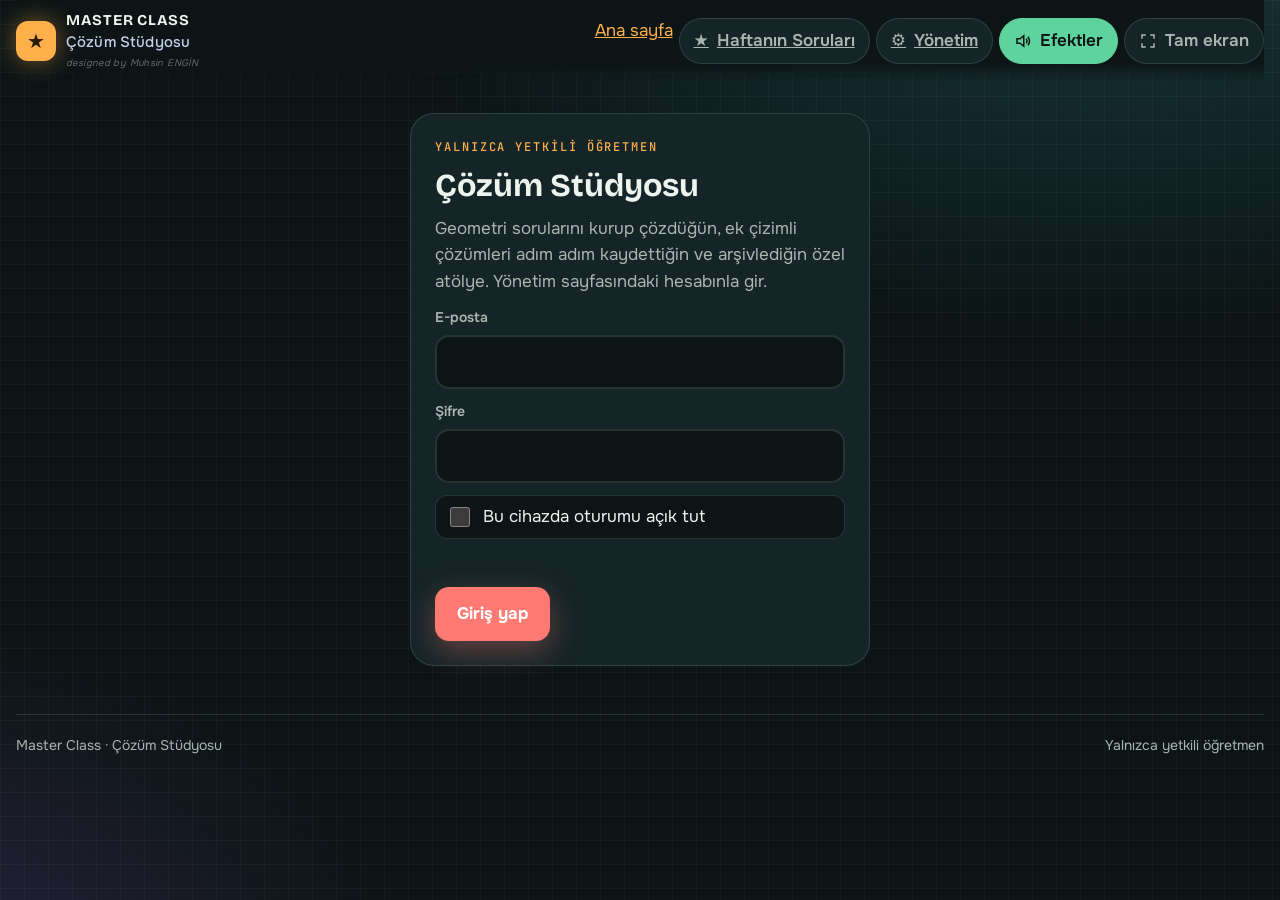
<file: docs/studyo/index.html>
<!doctype html>
<html lang="tr">
<head>
<meta charset="utf-8">
<meta name="viewport" content="width=device-width, initial-scale=1, viewport-fit=cover">
<meta name="robots" content="noindex, nofollow">
<title>Çözüm Stüdyosu · Master Class</title>
<meta name="theme-color" content="#0c1415">
<link rel="icon" href="../assets/img/simge.svg" type="image/svg+xml">
<link rel="stylesheet" href="../assets/css/fonts.css">
<link rel="stylesheet" href="../assets/kutuphane/katex/katex.min.css">
<link rel="stylesheet" href="../assets/css/site.css">
<link rel="stylesheet" href="../assets/css/geometri.css">
<script src="https://muhsinengin.com/ortak/ana-sayfa.js" defer></script>
<script src="https://muhsinengin.com/ortak/sayac.js" defer></script>
</head>
<body class="studyo">
<div class="kap">
  <header class="ust">
    <a class="logo" href="#soru" aria-label="Çözüm Stüdyosu">
      <span class="logo-isaret st-isaret">★</span>
      <span><b>MASTER CLASS</b><small>Çözüm Stüdyosu</small><span class="imza">designed by Muhsin ENGİN</span></span>
    </a>
    <div class="ses-grup">
      <span id="stKullanici" class="satir" style="gap:8px"></span>
      <ana-sayfa-dugmesi tema="koyu"><a href="https://muhsinengin.com/">Ana sayfa</a></ana-sayfa-dugmesi>
      <a class="ses-btn" href="../hafta/" title="Haftanın Soruları"><span aria-hidden="true">★</span><span class="yazi">Haftanın Soruları</span></a>
      <a class="ses-btn" href="../yonetim.html" title="Yönetim"><span aria-hidden="true">⚙</span><span class="yazi">Yönetim</span></a>
      <button class="ses-btn" id="muzikBtn" aria-pressed="false" hidden><span class="dalga" aria-hidden="true"><i></i><i></i><i></i></span><span class="yazi">Müzik</span></button>
      <button class="ses-btn" id="efektBtn" aria-pressed="true" title="Ses efektleri">
        <svg viewBox="0 0 24 24" fill="none" stroke="currentColor" stroke-width="2" aria-hidden="true"><path d="M4 9v6h4l5 4V5L8 9H4z"/><path id="efektDalga" d="M16 9a4 4 0 0 1 0 6M18.5 6.5a8 8 0 0 1 0 11"/></svg>
        <span class="yazi">Efektler</span>
      </button>
      <button class="ses-btn tam-ekran-btn" id="tamEkranBtn" title="Tam ekran (akıllı tahta için)">
        <svg viewBox="0 0 24 24" fill="none" stroke="currentColor" stroke-width="2" aria-hidden="true"><path d="M4 9V4h5M20 9V4h-5M4 15v5h5M20 15v5h-5"/></svg>
        <span class="yazi">Tam ekran</span>
      </button>
    </div>
  </header>
  <main>
    <div id="stKapi"></div>
    <section class="gorunum" id="g-soru" aria-label="Çözüm Stüdyosu" hidden></section>
  </main>
  <footer class="alt-bilgi"><span>Master Class · Çözüm Stüdyosu</span><span>Yalnızca yetkili öğretmen</span></footer>
</div>
<script src="../assets/kutuphane/gsap.min.js"></script>
<script src="../assets/kutuphane/katex.min.js"></script>
<script src="../assets/kutuphane/katex/auto-render.min.js"></script>
<script>window.MC_STUDYO = true;</script>
<script src="../assets/js/cekirdek.js"></script>
<script src="../assets/js/ses.js"></script>
<script src="../assets/js/arayuz.js"></script>
<script src="../assets/js/bulut-ayar.js"></script>
<script src="../assets/js/bulut.js"></script>
<script src="../assets/js/geo-soru-hesap.js?v=17"></script>
<script src="../assets/js/geo-soru-ornek.js"></script>
<script src="../assets/js/haftanin-sorulari.js"></script>
<script>MC.uc = MC.uc || { AZ_HAREKET: matchMedia("(prefers-reduced-motion: reduce)").matches };</script>
<script src="../assets/js/geo-soru.js?v=21"></script>
<script src="../assets/js/studyo.js?v=17"></script>
<script>
  MC.ui.siteAdi = "Çözüm Stüdyosu";
  MC.ui.sayfaOnek = "studyo-";
  MC.studyo.basla();
</script>
</body>
</html>
</file>
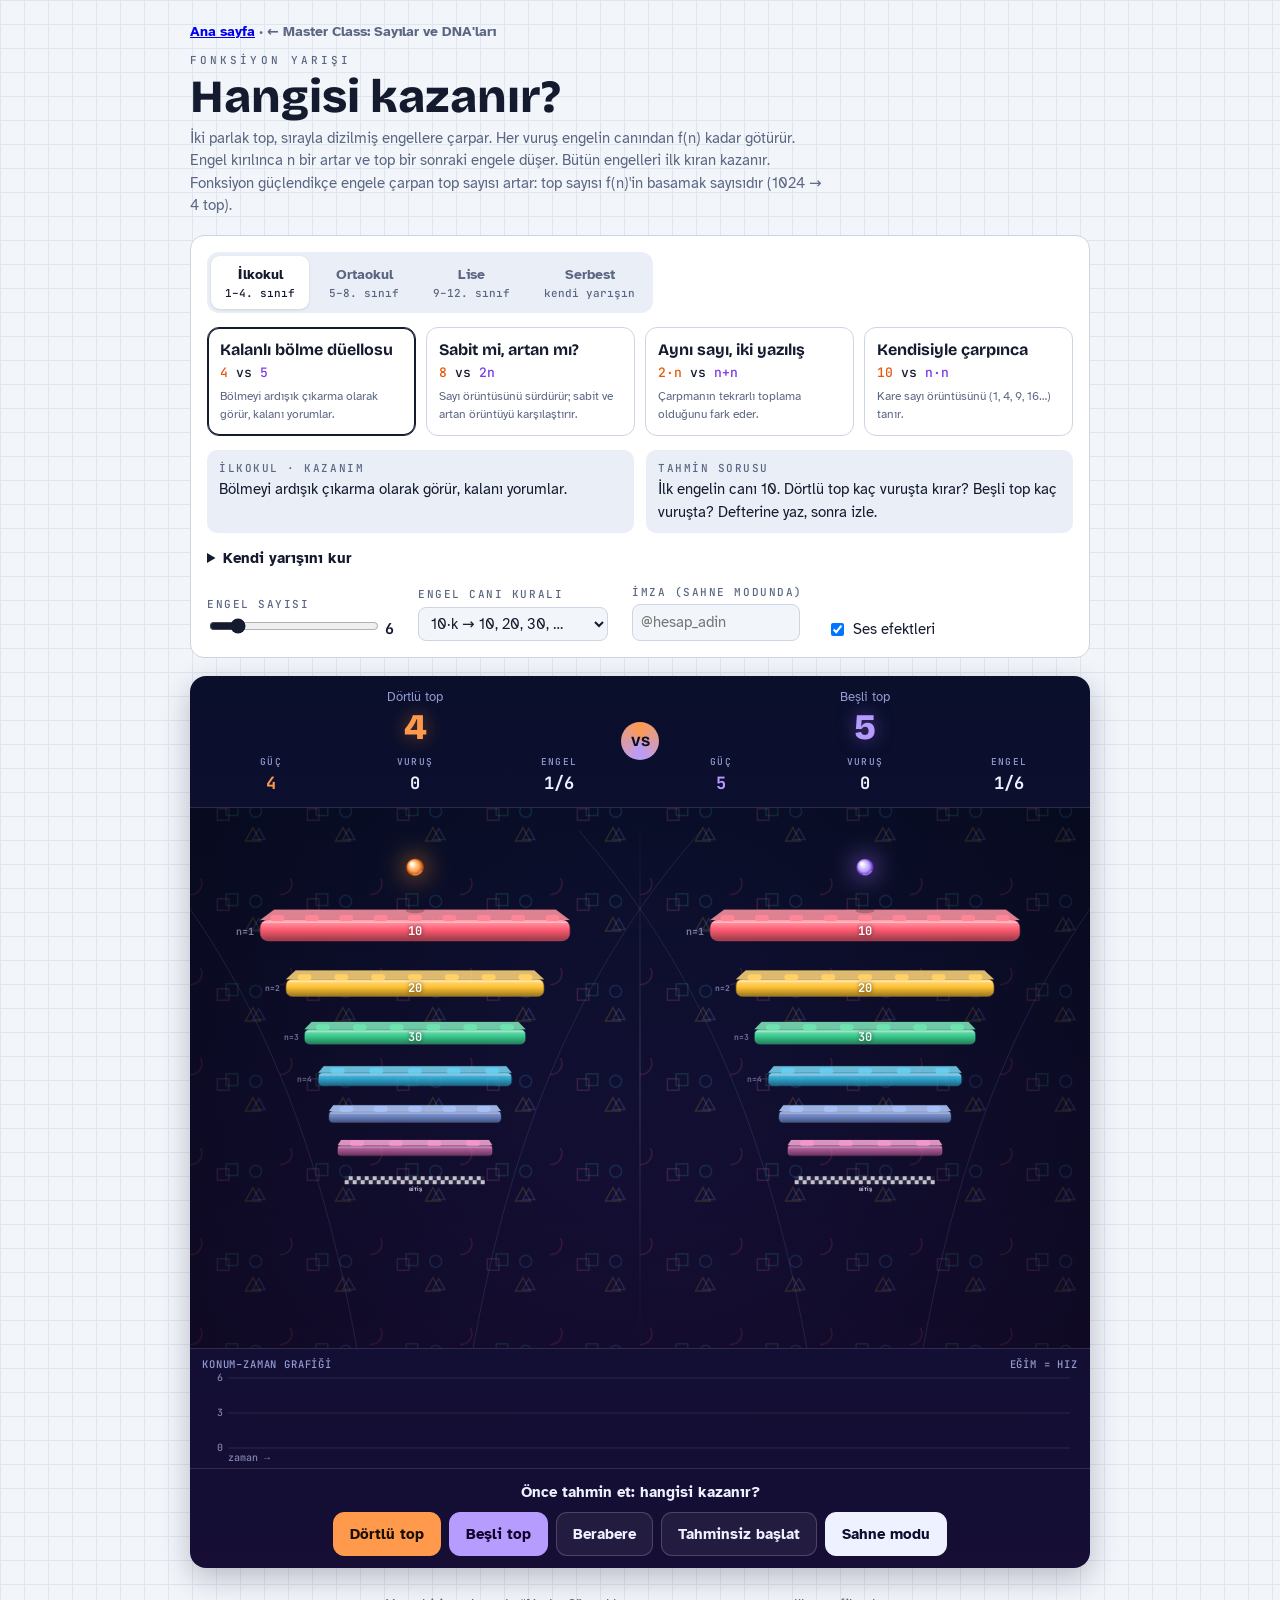
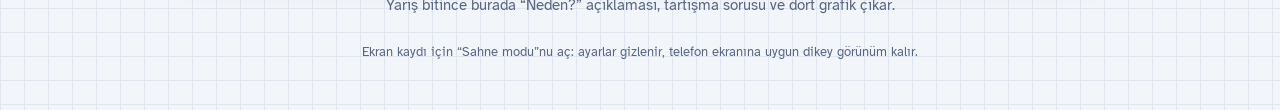
<file: docs/fonksiyon-yarisi.html>
<!doctype html><html lang="tr"><head><meta charset="utf-8"><meta name=viewport content="width=device-width,initial-scale=1,viewport-fit=cover"><style>:root{color-scheme:light;box-sizing:border-box;padding-top:env(safe-area-inset-top,0px);padding-bottom:env(safe-area-inset-bottom,0px)}html{scroll-padding-top:env(safe-area-inset-top,0px)}body{margin:0;padding:0;font:14px -apple-system,BlinkMacSystemFont,sans-serif;background:#fff;color:#000}img{max-width:100%}[hidden]:not([hidden=until-found i]){display:none!important}</style><script src="https://muhsinengin.com/ortak/ana-sayfa.js" defer></script>
<script src="https://muhsinengin.com/ortak/sayac.js" defer></script>
</head><body>
<title>Fonksiyon Yarışı</title>
<meta name="claude:viewport-fit-sides" content="cover">
<link rel="stylesheet" href="assets/css/fonts.css">
<link rel="icon" href="assets/img/simge.svg" type="image/svg+xml">
<style>
/* Layout: graph-paper notebook page around a dark, glowing "arena" stage. Activities by grade on top, the race in the middle, the math (charts + why) below. */
:root{
  --paper:#F2F5FA; --grid:#DFE6F0; --card:#FFFFFF; --ink:#141B2E; --muted:#5B6782; --line:#CCD5E3; --soft:#EAEFF7;
  --a:#E8590C; --a-soft:#FFE6D5; --b:#7C3AED; --b-soft:#EDE4FE;
  --ok:#15803D; --bad:#B91C1C;
  --arena:#0A0F2C; --arena2:#160E35; --arena-ink:#EEF1FF; --arena-muted:#929BD0; --arena-line:rgba(255,255,255,.12);
  --la:#ff9a4d; --lb:#b79cff;
  --f-display:"Bricolage Grotesque","Avenir Next","Segoe UI",sans-serif;
  --f-body:"Atkinson Hyperlegible","Segoe UI",system-ui,sans-serif;
  --f-mono:"JetBrains Mono",ui-monospace,"SF Mono",Menlo,monospace;
}
@media (prefers-color-scheme: dark){:root:not([data-theme="light"]){
  --paper:#0C1222; --grid:#141D33; --card:#121A2E; --ink:#E6EBF7; --muted:#97A3BF; --line:#25304A; --soft:#1A2440;
  --a:#FF9147; --a-soft:#3B2214; --b:#B794FF; --b-soft:#271A48; --ok:#4ADE80; --bad:#F87171; color-scheme:dark}}
:root[data-theme="dark"]{
  --paper:#0C1222; --grid:#141D33; --card:#121A2E; --ink:#E6EBF7; --muted:#97A3BF; --line:#25304A; --soft:#1A2440;
  --a:#FF9147; --a-soft:#3B2214; --b:#B794FF; --b-soft:#271A48; --ok:#4ADE80; --bad:#F87171; color-scheme:dark}

html,body{height:100%}
body{background-color:var(--paper);
  background-image:linear-gradient(var(--grid) 1px,transparent 1px),linear-gradient(90deg,var(--grid) 1px,transparent 1px);
  background-size:24px 24px;color:var(--ink);font-family:var(--f-body);font-size:15px;line-height:1.5}
.wrap{max-width:900px;margin:0 auto;padding-block:20px 48px;
  padding-left:max(16px, env(safe-area-inset-left, 0px));padding-right:max(16px, env(safe-area-inset-right, 0px));
  display:flex;flex-direction:column;gap:18px}
header .eyebrow{font-family:var(--f-mono);font-size:11px;letter-spacing:.28em;color:var(--muted);text-transform:uppercase}
header h1{font-family:var(--f-display);font-weight:800;font-size:clamp(30px,6vw,46px);line-height:1.05;margin:4px 0 6px;text-wrap:balance}
header p{margin:0;color:var(--muted);max-width:64ch}

.panel{background:var(--card);border:1px solid var(--line);border-radius:14px;padding:16px;display:flex;flex-direction:column;gap:14px}
.label{font-family:var(--f-mono);font-size:11px;letter-spacing:.14em;text-transform:uppercase;color:var(--muted)}
.tabs{display:flex;gap:6px;flex-wrap:wrap;background:var(--soft);padding:4px;border-radius:12px;align-self:flex-start;max-width:100%}
.tab{font:inherit;font-weight:700;font-size:14px;border:0;background:transparent;color:var(--muted);padding:8px 14px;border-radius:9px;cursor:pointer}
.tab small{display:block;font-weight:400;font-size:11px;font-family:var(--f-mono)}
.tab[aria-selected="true"]{background:var(--card);color:var(--ink);box-shadow:0 1px 3px rgba(0,0,0,.12)}
.acts{display:grid;grid-template-columns:repeat(auto-fill,minmax(200px,1fr));gap:10px}
.act{font:inherit;text-align:left;border:1px solid var(--line);background:var(--card);color:var(--ink);border-radius:12px;padding:12px;cursor:pointer;display:flex;flex-direction:column;gap:4px;min-width:0}
.act:hover{border-color:var(--muted)}
.act[aria-pressed="true"]{border-color:var(--ink);box-shadow:inset 0 0 0 1px var(--ink)}
.act .t{font-family:var(--f-display);font-weight:700;font-size:16px;line-height:1.2}
.act .f{font-family:var(--f-mono);font-size:13px}
.act .f .fa{color:var(--a)} .act .f .fb{color:var(--b)}
.act .k{font-size:12px;color:var(--muted)}
.act sup{font-size:.7em}
.brief{display:grid;grid-template-columns:1fr 1fr;gap:12px}
.brief .box{background:var(--soft);border-radius:10px;padding:10px 12px;min-width:0}
.brief .box p{margin:2px 0 0}
details.custom summary{cursor:pointer;font-weight:700}
details.custom[open] summary{margin-bottom:10px}
.fx{display:grid;grid-template-columns:1fr 1fr;gap:12px}
.fx .side{display:flex;flex-direction:column;gap:6px;min-width:0}
.fx input{font:inherit;width:100%;box-sizing:border-box;border:1px solid var(--line);background:var(--paper);color:var(--ink);border-radius:8px;padding:8px 10px}
.fx input.expr{font-family:var(--f-mono);font-size:16px}
.side.a input.expr{border-left:4px solid var(--a)} .side.b input.expr{border-left:4px solid var(--b)}
.err{color:var(--bad);font-size:13px;min-height:1.2em}
.hint{font-size:13px;color:var(--muted)}
.hint code{font-family:var(--f-mono);font-size:12px;background:var(--soft);padding:1px 4px;border-radius:4px}
.settings{display:flex;flex-wrap:wrap;gap:14px 24px;align-items:flex-end}
.settings .field{display:flex;flex-direction:column;gap:4px}
.settings input[type=range]{width:170px;accent-color:var(--ink)}
.settings select,.settings .sig{font:inherit;border:1px solid var(--line);background:var(--paper);color:var(--ink);border-radius:8px;padding:6px 8px}
.settings .sig{width:150px}
.val{font-family:var(--f-mono);font-weight:600}
.toggle{display:flex;align-items:center;gap:6px;cursor:pointer}

/* Arena stage: one deliberate dark look in both themes */
.stage{background:linear-gradient(180deg,var(--arena),var(--arena2));color:var(--arena-ink);border-radius:16px;overflow:hidden;display:flex;flex-direction:column;box-shadow:0 10px 30px rgba(10,15,44,.25)}
.stage-title{display:none;text-align:center;padding:16px 12px 4px}
.stage-title .eyebrow{font-family:var(--f-mono);font-size:11px;letter-spacing:.3em;color:var(--arena-muted)}
.stage-title h2{font-family:var(--f-display);font-weight:800;font-size:32px;margin:2px 0 0}
.heads{position:relative;display:grid;grid-template-columns:1fr 1fr;border-bottom:1px solid var(--arena-line)}
.head{padding:12px 12px 10px;text-align:center;min-width:0}
.head .name{font-size:13px;color:var(--arena-muted)}
.head .formula{font-family:var(--f-display);font-weight:800;font-size:clamp(24px,6vw,36px);line-height:1.15;overflow-wrap:anywhere}
.head .formula sup{font-size:.6em}
.head.a .formula{color:var(--la);text-shadow:0 0 18px rgba(255,138,31,.45)}
.head.b .formula{color:var(--lb);text-shadow:0 0 18px rgba(166,107,255,.5)}
.vs{position:absolute;left:50%;top:50%;transform:translate(-50%,-50%);width:38px;height:38px;border-radius:50%;display:grid;place-items:center;
  font-family:var(--f-display);font-weight:800;font-size:14px;background:conic-gradient(var(--la),var(--lb),var(--la));color:#0A0F2C;box-shadow:0 0 0 4px var(--arena)}
.stats{display:grid;grid-template-columns:1fr 1fr 1fr;gap:2px 6px;margin-top:6px}
.stats .k{font-family:var(--f-mono);font-size:9.5px;letter-spacing:.12em;color:var(--arena-muted);text-transform:uppercase}
.stats .v{font-family:var(--f-mono);font-weight:800;font-size:clamp(12px,3.2vw,17px);font-variant-numeric:tabular-nums;overflow-wrap:anywhere}
.head.a .v.pw{color:var(--la)} .head.b .v.pw{color:var(--lb)}
canvas#cv{display:block;width:100%;height:clamp(380px,60vh,640px)}
.live{border-top:1px solid var(--arena-line);padding:8px 12px 4px}
.live .cap{display:flex;justify-content:space-between;gap:8px;font-family:var(--f-mono);font-size:10.5px;letter-spacing:.08em;color:var(--arena-muted);text-transform:uppercase}
canvas#gv{display:block;width:100%;height:92px}
.sigline{display:none;text-align:center;font-family:var(--f-mono);font-size:13px;color:var(--arena-muted);padding:4px 0 12px}
.controls{display:flex;flex-wrap:wrap;gap:8px;align-items:center;justify-content:center;padding:12px;border-top:1px solid var(--arena-line)}
.btn{font:inherit;font-weight:700;border-radius:11px;padding:10px 16px;border:1px solid rgba(255,255,255,.18);background:rgba(255,255,255,.06);color:var(--arena-ink);cursor:pointer}
.btn:hover{background:rgba(255,255,255,.12)}
.btn.pa{background:var(--la);border-color:var(--la);color:#1B0F00}
.btn.pb{background:var(--lb);border-color:var(--lb);color:#12002B}
.btn.light{background:var(--arena-ink);color:var(--arena);border-color:var(--arena-ink)}
.btn:disabled{opacity:.4;cursor:not-allowed}
.btn:focus-visible,.tab:focus-visible,.act:focus-visible,input:focus-visible,select:focus-visible,.strip button:focus-visible{outline:3px solid #33C3F0;outline-offset:2px}
.ask{width:100%;text-align:center;font-weight:700}
.msg{width:100%;text-align:center;font-weight:800;font-size:17px;min-height:1.4em}
.msg.ok{color:#4ADE80} .msg.bad{color:#FF8A8A}

/* Analysis */
.analysis h3{font-family:var(--f-display);font-weight:800;font-size:26px;margin:0}
.analysis h4{font-family:var(--f-display);font-weight:700;font-size:17px;margin:0}
.analysis p{margin:0;max-width:68ch}
.why{border-left:4px solid var(--ink);padding:2px 0 2px 14px;display:flex;flex-direction:column;gap:8px}
.discuss{background:var(--soft);border-radius:10px;padding:10px 12px}
.charts{display:grid;grid-template-columns:1fr 1fr;gap:14px}
.chart{border:1px solid var(--line);border-radius:12px;padding:12px;display:flex;flex-direction:column;gap:6px;min-width:0}
.chart.wide{grid-column:1/-1}
.chart svg{display:block;width:100%;height:auto}
.legend{display:flex;gap:14px;flex-wrap:wrap;font-size:12.5px;color:var(--muted)}
.legend i{display:inline-block;width:11px;height:11px;border-radius:3px;margin-right:5px;vertical-align:-1px}
.donuts{display:grid;grid-template-columns:1fr 1fr;gap:10px}
.donuts figure{margin:0;text-align:center;min-width:0}
.donuts figcaption{font-size:12.5px;color:var(--muted)}
.strip{display:flex;flex-wrap:wrap;gap:4px}
.strip button{font-family:var(--f-mono);font-size:12px;width:34px;height:30px;border-radius:7px;border:2px solid transparent;cursor:pointer;color:var(--ink)}
.strip button.wa{background:var(--a-soft)} .strip button.wb{background:var(--b-soft)} .strip button.wt{background:var(--soft)}
.strip button.cur{border-color:var(--ink);font-weight:800}
.tablebox{overflow-x:auto}
table{border-collapse:collapse;width:100%;font-family:var(--f-mono);font-size:12.5px;font-variant-numeric:tabular-nums}
th,td{padding:6px 8px;text-align:right;border-bottom:1px solid var(--line);white-space:nowrap}
th{font-weight:600;color:var(--muted);font-size:11px;letter-spacing:.05em}
td:first-child,th:first-child{text-align:left}
td.ca{color:var(--a)} td.cb{color:var(--b)} td.op{color:var(--muted);font-size:11.5px}
.placeholder{color:var(--muted);text-align:center;padding:8px}
footer{font-size:13px;color:var(--muted);text-align:center}
.mc-geri{display:inline-block;margin-bottom:10px;font-weight:700;color:var(--muted);text-decoration:none;font-size:14px}.mc-geri:hover{color:var(--ink)}
html.gomulu .mc-geri{display:none}

.exit{display:none;position:fixed;top:calc(10px + env(safe-area-inset-top,0px));right:calc(10px + env(safe-area-inset-right,0px));z-index:20}
body.stage-mode .wrap{max-width:520px;height:100%;box-sizing:border-box;padding-block:8px}
body.stage-mode header,body.stage-mode .setup,body.stage-mode .analysis,body.stage-mode .placeholder,body.stage-mode footer{display:none}
body.stage-mode .stage{flex:1;min-height:0}
body.stage-mode .stage-title{display:block}
body.stage-mode canvas#cv{flex:1;height:auto;min-height:0}
body.stage-mode .sigline{display:block}
body.stage-mode .exit{display:block}
body.stage-mode .modeBtn{display:none}
@media (max-width:600px){.fx,.brief,.charts{grid-template-columns:1fr}.settings input[type=range]{width:140px}}
@media (prefers-reduced-motion: reduce){*{scroll-behavior:auto!important}}
</style>

<div class="wrap">
  <header>
    <ana-sayfa-dugmesi class="mc-geri"><a href="https://muhsinengin.com/">Ana sayfa</a></ana-sayfa-dugmesi> <span class="mc-geri" aria-hidden="true">·</span>
    <a class="mc-geri" id="mcGeri" href="index.html#fonksiyon">← Master Class: Sayılar ve DNA'ları</a>
    <div class="eyebrow">Fonksiyon yarışı</div>
    <h1>Hangisi kazanır?</h1>
    <p>İki parlak top, sırayla dizilmiş engellere çarpar. Her vuruş engelin canından f(n) kadar götürür. Engel kırılınca n bir artar ve top bir sonraki engele düşer. Bütün engelleri ilk kıran kazanır. Fonksiyon güçlendikçe engele çarpan top sayısı artar: top sayısı f(n)'in basamak sayısıdır (1024 → 4 top).</p>
  </header>

  <section class="panel setup" aria-label="Etkinlik seçimi">
    <div class="tabs" role="tablist" id="tabs">
      <button class="tab" role="tab" data-g="ilk">İlkokul<small>1–4. sınıf</small></button>
      <button class="tab" role="tab" data-g="orta">Ortaokul<small>5–8. sınıf</small></button>
      <button class="tab" role="tab" data-g="lise">Lise<small>9–12. sınıf</small></button>
      <button class="tab" role="tab" data-g="serbest">Serbest<small>kendi yarışın</small></button>
    </div>
    <div class="acts" id="acts"></div>
    <div class="brief" id="brief"></div>

    <details class="custom" id="custom">
      <summary>Kendi yarışını kur</summary>
      <div class="fx">
        <div class="side a">
          <div class="label">Sol top</div>
          <input id="nameA" aria-label="Sol topun adı" placeholder="Ad">
          <input id="exprA" class="expr" aria-label="Sol fonksiyon" spellcheck="false" autocomplete="off">
          <div class="err" id="errA"></div>
        </div>
        <div class="side b">
          <div class="label">Sağ top</div>
          <input id="nameB" aria-label="Sağ topun adı" placeholder="Ad">
          <input id="exprB" class="expr" aria-label="Sağ fonksiyon" spellcheck="false" autocomplete="off">
          <div class="err" id="errB"></div>
        </div>
      </div>
      <div class="hint">Yazabileceklerin: <code>7</code> <code>2n</code> <code>n^2</code> <code>2^n</code> <code>(n+2)!</code> <code>1.5^n</code> <code>fib(n)</code> <code>asal(n)</code> <code>ucgen(n)</code> <code>sqrt(n)</code> <code>log(n+1)</code></div>
    </details>

    <div class="settings">
      <div class="field">
        <label class="label" for="lenR">Engel sayısı</label>
        <div><input type="range" id="lenR" min="3" max="25" step="1"> <span class="val" id="lenV"></span></div>
      </div>
      <div class="field">
        <label class="label" for="ruleS">Engel canı kuralı</label>
        <select id="ruleS"></select>
      </div>
      <div class="field">
        <label class="label" for="sigI">İmza (sahne modunda)</label>
        <input id="sigI" class="sig" placeholder="@hesap_adin">
      </div>
      <label class="toggle"><input type="checkbox" id="soundC" checked> Ses efektleri</label>
    </div>
  </section>

  <section class="stage" aria-label="Yarış sahnesi">
    <div class="stage-title"><div class="eyebrow">FONKSİYON YARIŞI</div><h2>Hangisi kazanır?</h2></div>
    <div class="heads">
      <div class="head a">
        <div class="name" id="hNameA"></div>
        <div class="formula" id="hFormA"></div>
        <div class="stats"><div class="k">Güç</div><div class="k">Vuruş</div><div class="k">Engel</div>
          <div class="v pw" id="pwA">0</div><div class="v" id="hitA">0</div><div class="v" id="lvA">0</div></div>
      </div>
      <div class="vs" aria-hidden="true">VS</div>
      <div class="head b">
        <div class="name" id="hNameB"></div>
        <div class="formula" id="hFormB"></div>
        <div class="stats"><div class="k">Güç</div><div class="k">Vuruş</div><div class="k">Engel</div>
          <div class="v pw" id="pwB">0</div><div class="v" id="hitB">0</div><div class="v" id="lvB">0</div></div>
      </div>
    </div>
    <canvas id="cv" aria-label="İki topun engelleri kırdığı yarış animasyonu"></canvas>
    <div class="live">
      <div class="cap"><span>Konum–zaman grafiği</span><span>eğim = hız</span></div>
      <canvas id="gv" aria-label="İki topun kaçıncı engelde olduğunu zamana göre gösteren canlı grafik"></canvas>
    </div>
    <div class="sigline" id="sigLine"></div>
    <div class="controls" id="controls"></div>
  </section>

  <div class="placeholder" id="ph">Yarış bitince burada “Neden?” açıklaması, tartışma sorusu ve dört grafik çıkar.</div>
  <section class="panel analysis" id="analysis" hidden></section>

  <footer>Ekran kaydı için “Sahne modu”nu aç: ayarlar gizlenir, telefon ekranına uygun dikey görünüm kalır.</footer>
</div>
<button class="btn exit" id="exitBtn">Sahneden çık</button>

<script>
// ==LOGIC==
function fact(x){const r=Math.round(x);if(x<0||Math.abs(x-r)>1e-9)return NaN;if(r>170)return Infinity;let p=1;for(let i=2;i<=r;i++)p*=i;return p;}
function fib(x){const r=Math.round(x);if(r<0||Math.abs(x-r)>1e-9)return NaN;let a=0,b=1;for(let i=0;i<r;i++){const t=a+b;a=b;b=t;}return a;}
const PR=[2];
function asal(x){const r=Math.round(x);if(r<1||r>20000||Math.abs(x-r)>1e-9)return NaN;
  while(PR.length<r){let c=PR[PR.length-1]+1;for(;;c++){let ok=true;for(const p of PR){if(p*p>c)break;if(c%p===0){ok=false;break;}}if(ok)break;}PR.push(c);}
  return PR[r-1];}
function ucgen(x){return x*(x+1)/2;}
function tokenize(src){
  let s=src.replace(/²/g,'^2').replace(/³/g,'^3').replace(/[·×]/g,'*').replace(/\s+/g,'').toLowerCase().replace(/,/g,'.');
  if(!s) throw new Error('Bir fonksiyon yaz.');
  const t=[];let i=0;
  while(i<s.length){const c=s[i];
    if(/[0-9.]/.test(c)){let j=i;while(j<s.length&&/[0-9.]/.test(s[j]))j++;const v=parseFloat(s.slice(i,j));if(isNaN(v))throw new Error('Sayı okunamadı: '+s.slice(i,j));t.push({t:'num',v});i=j;continue;}
    if(/[a-zğüşıöç]/.test(c)){let j=i;while(j<s.length&&/[a-zğüşıöç]/.test(s[j]))j++;const w=s.slice(i,j);
      if(['fib','sqrt','kok','log','ln','asal','ucgen','üçgen'].includes(w))t.push({t:'fn',v:w});
      else if(/^n+$/.test(w))for(let q=0;q<w.length;q++)t.push({t:'n'});
      else throw new Error('Tanınmayan kelime: '+w+' (değişken olarak yalnızca n kullan)');
      i=j;continue;}
    if('+-*/^!()'.includes(c)){t.push({t:c});i++;continue;}
    throw new Error('Tanınmayan karakter: '+c);}
  return t;}
function compile(src){
  const tk=tokenize(src);let p=0;
  const peek=()=>tk[p];
  const eat=ty=>{if(!tk[p]||tk[p].t!==ty)throw new Error(ty===')'?'Kapanmayan parantez var.':'Beklenmeyen ifade.');return tk[p++];};
  const startsPrimary=k=>k&&(k.t==='num'||k.t==='n'||k.t==='fn'||k.t==='(');
  const FN={fib,asal,ucgen,'üçgen':ucgen,sqrt:Math.sqrt,kok:Math.sqrt,log:Math.log10,ln:Math.log};
  function expr(){let a=term();while(peek()&&(peek().t==='+'||peek().t==='-')){const o=tk[p++].t,b=term(),x=a;a=o==='+'?n=>x(n)+b(n):n=>x(n)-b(n);}return a;}
  function term(){let a=unary();for(;;){const k=peek();
    if(k&&(k.t==='*'||k.t==='/')){p++;const b=unary(),x=a;a=k.t==='*'?n=>x(n)*b(n):n=>x(n)/b(n);}
    else if(startsPrimary(k)){const b=unary(),x=a;a=n=>x(n)*b(n);}else break;}return a;}
  function unary(){if(peek()&&peek().t==='-'){p++;const a=unary();return n=>-a(n);}return power();}
  function power(){const a=postfix();if(peek()&&peek().t==='^'){p++;const b=unary();return n=>Math.pow(a(n),b(n));}return a;}
  function postfix(){let a=primary();while(peek()&&peek().t==='!'){p++;const x=a;a=n=>fact(x(n));}return a;}
  function primary(){const k=tk[p++];if(!k)throw new Error('İfade yarım kaldı.');
    if(k.t==='num'){const v=k.v;return()=>v;}
    if(k.t==='n')return n=>n;
    if(k.t==='fn'){eat('(');const a=expr();eat(')');const F=FN[k.v];return n=>F(a(n));}
    if(k.t==='('){const a=expr();eat(')');return a;}
    throw new Error('Beklenmeyen işaret: '+k.t);}
  const f=expr();if(p<tk.length)throw new Error('Fazladan işaret: '+tk[p].t);return f;}
const RULES={
  lin:{label:'10·k → 10, 20, 30, …',f:k=>10*k},
  sq:{label:'10·k² → 10, 40, 90, …',f:k=>10*k*k},
  dbl:{label:'10·2ᵏ → 20, 40, 80, …',f:k=>10*Math.pow(2,k)},
  five:{label:'5ᵏ → 5, 25, 125, …',f:k=>Math.pow(5,k)},
  ten:{label:'10ᵏ → 10, 100, 1000, …',f:k=>Math.pow(10,k)}};
function buildLane(f,L,rule){
  const lv=[];let cum=0;const R=RULES[rule].f;
  for(let k=1;k<=L;k++){const hp=R(k),pw=f(k);
    if(!(pw>0))throw new Error('n = '+k+' için değer 0, negatif ya da tanımsız. Top bu engeli hiç kıramaz.');
    if(!isFinite(pw))throw new Error('n = '+k+' için değer hesaplanamayacak kadar büyük.');
    const hits=Math.max(1,Math.ceil(hp/pw-1e-9));cum+=hits;lv.push({k,hp,pw,hits,cum});}
  return {lv,total:cum};}
// ==/LOGIC==

// ---------- Activities ----------
const ACTS=[
 {id:'i1',g:'ilk',t:'Kalanlı bölme düellosu',a:'4',b:'5',na:'Dörtlü top',nb:'Beşli top',L:6,rule:'lin',
  kaz:'Bölmeyi ardışık çıkarma olarak görür, kalanı yorumlar.',
  soru:'İlk engelin canı 10. Dörtlü top kaç vuruşta kırar? Beşli top kaç vuruşta? Defterine yaz, sonra izle.',
  tart:'Beşli top neden hiç fazladan vuruş yapmadı? Dörtlü top hangi engellerde son vuruşunda gücünün bir kısmını boşa harcadı?',
  why:['Her vuruş engelin canından aynı sayıyı çıkarır. Bu, bölmeyi ardışık çıkarmayla yapmaktır.','30 ÷ 4 = 7, kalan 2. Yedi vuruş yetmez, kalan 2 için sekizinci vuruş gerekir. Beşli top için canlar hep 5’in katı olduğundan kalan hiç oluşmaz.']},
 {id:'i2',g:'ilk',t:'Sabit mi, artan mı?',a:'8',b:'2n',na:'Hep 8',nb:'İkişer artan',L:8,rule:'lin',
  kaz:'Sayı örüntüsünü sürdürür; sabit ve artan örüntüyü karşılaştırır.',
  soru:'Başta 8’lik top çok daha güçlü. Sonuna kadar önde kalır mı?',
  tart:'Engel sayısını 4 yap ve tekrar yarıştır. Kazanan neden değişti?',
  why:['İkişer artan topun gücü 2, 4, 6, 8, 10… diye büyür ve dördüncü engelde sabit topu yakalar.','Engel canları da 10’ar arttığı için artan top her engeli tam 5 vuruşta kırar. Sabit topun vuruş sayısı ise her engelde biraz daha artar.']},
 {id:'i3',g:'ilk',t:'Aynı sayı, iki yazılış',a:'2*n',b:'n+n',na:'İki kere n',nb:'n artı n',L:6,rule:'lin',
  kaz:'Çarpmanın tekrarlı toplama olduğunu fark eder.',
  soru:'2·n ile n+n yarışırsa ne olur? Berabere seçeneğini unutma!',
  tart:'Berabere bitecek başka bir ikili bulabilir misin? Örneğin 3·n ile neyi yarıştırırsın?',
  why:['İki ifade de her n için aynı sayıyı verir: 2·3 = 3+3 = 6.','Aynı güç, aynı vuruş sayısı, berabere. Matematikte bunlara eşdeğer ifadeler denir.']},
 {id:'i4',g:'ilk',t:'Kendisiyle çarpınca',a:'10',b:'n*n',na:'Hep 10',nb:'Kare sayılar',L:8,rule:'lin',
  kaz:'Kare sayı örüntüsünü (1, 4, 9, 16…) tanır.',
  soru:'Sağdaki topun gücü 1, 4, 9, 16… diye büyüyor. 10’luk topu hangi engelde geçer?',
  tart:'Kare sayıları nokta dizerek çiz. Her yeni karede kaç nokta ekleniyor?',
  why:['Kare sayılar önce yavaş, sonra hızlı büyür: 1, 4, 9, 16, 25.','Dördüncü engelden itibaren kare top sabit topu geçer. Sonraki engellerde birkaç vuruş yetiyor.']},

 {id:'o1',g:'orta',t:'Doğrusal mı, karesel mi?',a:'10n',b:'n^2',na:'Doğrusal',nb:'Karesel',L:24,rule:'sq',
  kaz:'Doğrusal ve karesel büyümeyi tablo ve grafikle karşılaştırır.',
  soru:'10n başta n²’den çok güçlü. 24 engellik yarışta kim kazanır?',
  tart:'Toplam vuruşları formülle yaz: doğrusal top için 1+2+…+L, karesel top için 10·L. Hangi L’de eşitlenirler?',
  why:['Engel canı 10·k² olduğundan 10n gücündeki top k. engelde k vuruş yapar, n² gücündeki top ise her engelde 10 vuruş.','Doğrusal topun toplamı L(L+1)/2, karesel topunki 10L. L = 19’da eşitlenirler, sonrasında karesel top öne geçer.']},
 {id:'o2',g:'orta',t:'Üslü sayının patlaması',a:'2^n',b:'n^2',na:'İkinin kuvveti',nb:'Kare',L:14,rule:'dbl',
  kaz:'Üslü ifadelerin büyümesini kare sayılarla karşılaştırır.',
  soru:'2ⁿ ve n² neredeyse aynı başlıyor. Uzun yarışta fark ne kadar açılır?',
  tart:'n = 2, 3, 4, 5 için 2ⁿ ve n² değerlerini tabloya yaz. Hangi n’de kim önde?',
  why:['n² kare sayılarla, 2ⁿ ikiye katlanarak büyür. n = 2 ve n = 4’te eşittirler (4 = 4, 16 = 16), n = 3’te kare önde.','n = 5’ten sonra 2ⁿ hep önde ve her adımda iki katına çıktığı için fark katlanarak açılır.']},
 {id:'o3',g:'orta',t:'Asallar ve çift sayılar',a:'asal(n)',b:'2n',na:'Asal sayılar',nb:'Çift sayılar',L:14,rule:'lin',
  kaz:'Asal sayıları sıralar; düzenli ve düzensiz artışı karşılaştırır.',
  soru:'Asallar 2, 3, 5, 7, 11… çiftler 2, 4, 6, 8, 10… Uzun yarışta kim önde biter?',
  tart:'Ardışık asallar arasındaki farkları yaz: 1, 2, 2, 4, 2, 4… Ortalaması 2’den büyük mü?',
  why:['Çift sayılar düzenli 2’şer artar. Asallar düzensizdir, aralarındaki boşluklar giderek büyür.','Bu yüzden ortalama artışları 2’yi geçer. n. asal sayı yaklaşık n·ln n kadardır, 2n’den hızlı büyür.']},
 {id:'o4',g:'orta',t:'Üçgen sayılar',a:'ucgen(n)',b:'3n',na:'Üçgen sayılar',nb:'Üçün katları',L:12,rule:'lin',
  kaz:'Şekil örüntüsünden sayı örüntüsüne geçer: n(n+1)/2.',
  soru:'Üçgen sayılar 1, 3, 6, 10, 15… Üçün katlarını hangi engelde yakalar?',
  tart:'Üçgen sayıyı noktalarla çiz. İki üçgeni birleştirince neden n·(n+1)’lik dikdörtgen çıkıyor?',
  why:['n. üçgen sayı n(n+1)/2, yani her adımda bir öncekinden n kadar fazla eklenir.','3n her adımda yalnızca 3 ekler. n = 5’te eşitlenirler (15 = 15), sonra üçgen sayılar hızlanır.']},
 {id:'o5',g:'orta',t:'Fibonacci tavşanları',a:'fib(n)',b:'n^2',na:'Fibonacci',nb:'Kare',L:18,rule:'dbl',
  kaz:'Yinelemeli örüntüyü (her terim önceki ikisinin toplamı) inceler.',
  soru:'Fibonacci 1, 1, 2, 3, 5, 8… Kare sayılar 1, 4, 9, 16… Hangi engelde yer değiştirirler?',
  tart:'Fibonacci’de ardışık terimlerin oranını hesapla: 8/5, 13/8, 21/13… Hangi sayıya yaklaşıyor?',
  why:['Başta kare sayılar çok önde. n = 12’de eşitlenirler: F(12) = 144 = 12².','Fibonacci her adımda yaklaşık 1,618 katına çıktığı için sonrasında kare sayıları hızla geride bırakır.']},

 {id:'l1',g:'lise',t:'Kendi kuvveti ve faktöriyel',a:'n^n',b:'(n+2)!',na:'Kendi kuvveti',nb:'Faktöriyel',L:12,rule:'ten',
  kaz:'Faktöriyel ve üstel büyümeyi Stirling yaklaşımıyla karşılaştırır.',
  soru:'Faktöriyel iki basamak avansla başlıyor. 12 engellik yarışı kim kazanır?',
  tart:'Engel sayısını 8 yap. Kazanan neden değişiyor? “Uzun vadede büyür” ne demek?',
  why:['<b>Merdiven benzetmesi.</b> (n+2)! = (n+2)·(n+1)·n···1 merdivenden inen biri gibidir, her basamakta çarpan küçülür. nⁿ = n·n···n hep en üst basamakta durur.','Stirling’e göre n! ≈ √(2πn)·(n/e)ⁿ, yani nⁿ faktöriyelden kabaca eⁿ kat hızlı büyür. Avans ne kadar büyük olsa da sonunda kapanır.']},
 {id:'l2',g:'lise',t:'Üstel ve polinom',a:'2^n',b:'n^4',na:'Üstel',nb:'Polinom',L:20,rule:'ten',
  kaz:'Üstel fonksiyonun her polinomu geçtiğini oran testiyle gösterir.',
  soru:'n⁴ ilk 15 engelde 2ⁿ’den güçlü. 20 engelde kim kazanır?',
  tart:'f(n+1)/f(n) oranını iki fonksiyon için yaz. n → ∞ iken bu oranlar neye gider?',
  why:['<b>Vites benzetmesi.</b> n⁴ her adımda ((n+1)/n)⁴ kat büyür ve bu çarpan 1’e yaklaşır: araç vites düşürür.','2ⁿ her adımda tam ×2 büyür. Kesişme n = 16’da: 2¹⁶ = 65.536 = 16⁴.']},
 {id:'l3',g:'lise',t:'Faktöriyel ve 3ⁿ',a:'n!',b:'3^n',na:'Faktöriyel',nb:'Üçün kuvveti',L:10,rule:'ten',
  kaz:'Artan çarpanlı ve sabit çarpanlı büyümeyi ayırt eder.',
  soru:'3ⁿ başta önde. Faktöriyel kaçıncı engelde geçer?',
  tart:'n! > 3ⁿ eşitsizliğini tümevarımla kanıtla. Başlangıç adımı hangi n olmalı?',
  why:['Faktöriyelde her adımın çarpanı n+1 ve sürekli artıyor. 3ⁿ’de çarpan hep 3.','n ≥ 3 olduktan sonra faktöriyelin her adımı daha büyük, ama farkı kapatması biraz sürüyor: 7! = 5.040 > 3⁷ = 2.187.']},
 {id:'l4',g:'lise',t:'Altın oran yarışı',a:'fib(n)',b:'1.5^n',na:'Fibonacci',nb:'1,5’in kuvveti',L:18,rule:'five',
  kaz:'Yinelemeli diziyi üstel fonksiyonla modeller (Binet).',
  soru:'1,5ⁿ başta önde. Fibonacci yetişebilir mi?',
  tart:'F(n) ≈ φⁿ/√5 formülünü kullanarak kesişme noktasını tahmin et.',
  why:['Fibonacci’de ardışık terimlerin oranı φ ≈ 1,618’e yerleşir, yani F(n) ≈ φⁿ/√5: kılık değiştirmiş bir üstel fonksiyon.','1,5 < 1,618 olduğu için baştaki √5’lik fark kapanır.']},
 {id:'l5',g:'lise',t:'Polinom destekli üstel',a:'n^2*2^n',b:'3^n',na:'n²·2ⁿ',nb:'3ⁿ',L:20,rule:'ten',
  kaz:'Üstel tabanın polinom çarpandan baskın olduğunu görür.',
  soru:'Sol top n² kadar destek alıyor. Bu destek yetecek mi?',
  tart:'3ⁿ > n²·2ⁿ eşitsizliğini 1,5ⁿ > n² biçimine getir. Kesişme hangi n’de?',
  why:['n²’nin katkısı her adımda ((n+1)/n)² olur ve 1’e yaklaşır. Son engellerde sol yaklaşık ×2, sağ ×3 büyür.','Polinom çarpan üstel tabanı değiştiremez. Kesişme n = 13’te.']},
 {id:'l6',g:'lise',t:'Yavaş devler: log ve kök',a:'4*sqrt(n)',b:'12*log(n+1)',na:'Kök',nb:'Logaritma',L:25,rule:'lin',
  kaz:'Logaritmik ve kök büyümenin hızlarını karşılaştırır.',
  soru:'İki fonksiyon da çok yavaş büyüyor. Hangisi daha az yavaş?',
  tart:'√n / log n oranının n büyüdükçe sınırsız büyüdüğünü L’Hôpital ile göster.',
  why:['log(n+1) ancak n 10 katına çıktığında 1 artar. √n ise n 4 katına çıkınca 2 katına çıkar.','Başta 12·log önde, n ≈ 10’da kök yetişir. Sonrasında fark hep açılır: her kök fonksiyonu her logaritmayı er geç geçer.']},
];
const GRADE_LABEL={ilk:'İlkokul',orta:'Ortaokul',lise:'Lise',serbest:'Serbest'};

// ---------- Helpers ----------
const $=id=>document.getElementById(id);
const supMap={'0':'⁰','1':'¹','2':'²','3':'³','4':'⁴','5':'⁵','6':'⁶','7':'⁷','8':'⁸','9':'⁹','-':'⁻'};
function fmt(x){
  if(!isFinite(x))return '∞';
  if(Math.abs(x)<1e12){
    if(Math.abs(x)<1000&&Math.abs(x-Math.round(x))>1e-6)return x.toLocaleString('tr-TR',{maximumFractionDigits:2});
    return Math.round(x).toLocaleString('tr-TR');}
  let e=Math.floor(Math.log10(Math.abs(x))),m=x/Math.pow(10,e);if(Math.abs(m)>=9.995){m/=10;e++;}
  return m.toFixed(2).replace('.',',')+'·10'+String(e).split('').map(c=>supMap[c]).join('');}
function fmtShort(x){ if(Math.abs(x)<1e4) return fmt(x);
  let e=Math.floor(Math.log10(Math.abs(x))),m=x/Math.pow(10,e);if(m>=9.95){m/=10;e++;}
  return m.toFixed(1).replace('.',',')+'·10'+String(e).split('').map(c=>supMap[c]).join('');}
function esc(s){return String(s).replace(/[&<>"]/g,c=>({'&':'&amp;','<':'&lt;','>':'&gt;','"':'&quot;'}[c]));}
function pretty(src){
  let s=esc(src.replace(/\s+/g,'')).replace(/\*/g,'·');
  for(let i=0;i<4;i++)s=s.replace(/\^\(([^()]*)\)/g,'<sup>$1</sup>');
  s=s.replace(/\^([0-9.]+|n)/g,'<sup>$1</sup>');
  return s.replace(/(\d)\.(\d)/g,'$1,$2');}
function shade(hex,amt){const n=parseInt(hex.slice(1),16);let r=n>>16,g=(n>>8)&255,b=n&255;
  const t=amt<0?0:255,p=Math.abs(amt);r=Math.round((t-r)*p+r);g=Math.round((t-g)*p+g);b=Math.round((t-b)*p+b);return `rgb(${r},${g},${b})`;}
function hexA(hex,a){const n=parseInt(hex.slice(1),16);return `rgba(${n>>16},${(n>>8)&255},${n&255},${a})`;}
function rng(seed){return function(){seed|=0;seed=seed+0x6D2B79F5|0;let t=Math.imul(seed^seed>>>15,1|seed);t=t+Math.imul(t^t>>>7,61|t)^t;return((t^t>>>14)>>>0)/4294967296;};}

// ---------- State ----------
let st={a:'4',b:'5',na:'',nb:'',L:6,rule:'lin',act:'i1',grade:'ilk'};
let fA=null,fB=null,laneA=null,laneB=null;
let phase='ready',prediction=null,t0=0,tRace=-99,raceT=0,timeline=null,raceDur=20,lastCount=99,history=[];
const vis={a:{off:0,parts:[],lastK:0,lastHit:0,y:0,trail:[],sndT:0},b:{off:0,parts:[],lastK:0,lastHit:0,y:0,trail:[],sndT:0}};
let popups=[],confetti=[],rings=[];

function curAct(){return ACTS.find(x=>x.id===st.act)||null;}
function rebuild(){
  $('errA').textContent='';$('errB').textContent='';
  try{fA=compile(st.a);}catch(e){fA=null;$('errA').textContent=e.message;}
  try{fB=compile(st.b);}catch(e){fB=null;$('errB').textContent=e.message;}
  laneA=laneB=null;
  if(fA){try{laneA=buildLane(fA,st.L,st.rule);}catch(e){$('errA').textContent=e.message;}}
  if(fB){try{laneB=buildLane(fB,st.L,st.rule);}catch(e){$('errB').textContent=e.message;}}
  if((!laneA&&$('errA').textContent)||(!laneB&&$('errB').textContent)) $('custom').open=true;
  $('hNameA').textContent=st.na||'Sol top';$('hNameB').textContent=st.nb||'Sağ top';
  $('hFormA').innerHTML=pretty(st.a)||'—';$('hFormB').innerHTML=pretty(st.b)||'—';
  $('lenV').textContent=st.L;
  renderBrief();resetRace();}
function renderTabs(){
  document.querySelectorAll('.tab').forEach(t=>t.setAttribute('aria-selected',String(t.dataset.g===st.grade)));
  const list=ACTS.filter(a=>a.g===st.grade);
  $('acts').hidden=st.grade==='serbest';
  $('acts').innerHTML=list.map(a=>`<button class="act" data-id="${a.id}" aria-pressed="${a.id===st.act}">
    <span class="t">${a.t}</span><span class="f"><span class="fa">${pretty(a.a)}</span> vs <span class="fb">${pretty(a.b)}</span></span><span class="k">${a.kaz}</span></button>`).join('');
  if(st.grade==='serbest') $('custom').open=true;}
function renderBrief(){
  const a=curAct();
  if(!a){$('brief').innerHTML=`<div class="box"><div class="label">Serbest yarış</div><p>İki fonksiyonu kendin yaz, engel sayısını ve can kuralını seç.</p></div><div class="box"><div class="label">Tahmin sorusu</div><p>Hangisi kazanır? Önce tahmin et, sonra yarışı başlat.</p></div>`;return;}
  $('brief').innerHTML=`<div class="box"><div class="label">${GRADE_LABEL[a.g]} · Kazanım</div><p>${a.kaz}</p></div><div class="box"><div class="label">Tahmin sorusu</div><p>${a.soru}</p></div>`;}
function applyAct(id){
  const a=ACTS.find(x=>x.id===id);if(!a)return;
  Object.assign(st,{a:a.a,b:a.b,na:a.na,nb:a.nb,L:a.L,rule:a.rule,act:id,grade:a.g});
  $('exprA').value=a.a;$('exprB').value=a.b;$('nameA').value=a.na;$('nameB').value=a.nb;
  $('lenR').value=a.L;$('ruleS').value=a.rule;$('custom').open=false;
  renderTabs();rebuild();}

// ---------- Timeline ----------
// Slow, readable start; an eased (log-space) part brings in more and more hits toward the end.
function makeTimeline(maxT){
  const D=Math.min(34,Math.max(18,14+2*Math.log10(Math.max(10,maxT))));raceDur=D;
  let v0=1.7,M=maxT-v0*D;if(M<0){v0=maxT/D;M=0;}
  const LM=Math.log10(1+M),P=1.9;
  return t=>{if(t<=0)return 0;const u=Math.min(1,t/D);const E=M>0?Math.pow(10,LM*Math.pow(u,P))-1:0;return Math.min(maxT,u>=1?maxT:v0*t+E);};}
const COUNTDOWN=3;
function laneAt(lane,T){
  if(T>=lane.total)return {i:lane.lv.length,done:true,hitsTot:lane.total,dmg:0};
  let prev=0;
  for(let i=0;i<lane.lv.length;i++){const l=lane.lv[i];if(T<l.cum){const into=Math.floor(T-prev);return {i,done:false,hitsTot:prev+into,dmg:Math.min(l.hp,into*l.pw)};}prev=l.cum;}
  return {i:lane.lv.length,done:true,hitsTot:lane.total,dmg:0};}
function progress(lane,T){const p=laneAt(lane,T);return p.done?lane.lv.length:p.i+p.dmg/lane.lv[p.i].hp;}
function winner(){if(!laneA||!laneB)return null;return laneA.total<laneB.total?'a':laneB.total<laneA.total?'b':'t';}

// ---------- Sound ----------
const SND={ctx:null,master:null,noise:null,
  init(){if(!$('soundC').checked)return;try{
    if(!this.ctx){const C=window.AudioContext||window.webkitAudioContext;this.ctx=new C();
      const comp=this.ctx.createDynamicsCompressor();this.master=this.ctx.createGain();this.master.gain.value=.55;this.master.connect(comp).connect(this.ctx.destination);
      const len=this.ctx.sampleRate;const buf=this.ctx.createBuffer(1,len,this.ctx.sampleRate);const d=buf.getChannelData(0);for(let i=0;i<len;i++)d[i]=Math.random()*2-1;this.noise=buf;}
    if(this.ctx.state==='suspended')this.ctx.resume();}catch(e){this.ctx=null;}},
  ok(){return this.ctx&&$('soundC').checked;},
  tone(f,dur,o={}){if(!this.ok())return;const c=this.ctx,t=c.currentTime+(o.delay||0);
    const os=c.createOscillator(),g=c.createGain();os.type=o.type||'sine';os.frequency.setValueAtTime(f,t);
    if(o.slide)os.frequency.exponentialRampToValueAtTime(Math.max(30,f*o.slide),t+dur);
    g.gain.setValueAtTime(0.0001,t);g.gain.exponentialRampToValueAtTime(o.vol||.2,t+(o.attack||.006));g.gain.exponentialRampToValueAtTime(0.0001,t+dur);
    os.connect(g).connect(this.master);os.start(t);os.stop(t+dur+.05);},
  burst(dur,o={}){if(!this.ok())return;const c=this.ctx,t=c.currentTime+(o.delay||0);
    const s=c.createBufferSource();s.buffer=this.noise;const fl=c.createBiquadFilter();fl.type=o.type||'bandpass';fl.frequency.setValueAtTime(o.freq||2000,t);fl.Q.value=o.q||1;
    if(o.sweep)fl.frequency.exponentialRampToValueAtTime(o.sweep,t+dur);
    const g=c.createGain();g.gain.setValueAtTime(o.vol||.2,t);g.gain.exponentialRampToValueAtTime(0.0001,t+dur);
    s.connect(fl).connect(g).connect(this.master);s.start(t);s.stop(t+dur+.05);},
  note(lane,level){const sc=[0,2,4,7,9];const i=level-1;const semi=sc[i%5]+12*Math.floor(i/5);return (lane==='a'?330:247)*Math.pow(2,Math.min(semi,24)/12);},
  hit(lane,level,soft){const f=this.note(lane,level);const v=soft?.07:.16;
    if(lane==='a'){this.tone(f*1.5,.16,{type:'sine',vol:v,slide:.6});this.tone(f*3,.04,{type:'square',vol:v*.15});}
    else{this.tone(f*1.5,.14,{type:'triangle',vol:v*1.2,slide:.5});this.burst(.03,{freq:3500,q:3,vol:v*.3});}},
  brk(lane,level){const f=this.note(lane,level);this.burst(.35,{type:'highpass',freq:4500,vol:.22});this.tone(120,.25,{vol:.28,slide:.45});
    [1,1.5,2].forEach((m,i)=>this.tone(f*2*m,.45,{type:'triangle',vol:.07,delay:.03*i}));},
  count(n){if(n>0)this.tone(520,.13,{type:'square',vol:.1});else{this.tone(1040,.4,{type:'square',vol:.1});this.tone(1560,.4,{type:'triangle',vol:.08});this.burst(.6,{freq:300,sweep:5000,q:1.5,vol:.12});}},
  finish(lane){const f=lane==='b'?247:330;this.tone(f,.2,{type:'triangle',vol:.16});},
  fanfare(){[523,659,784,1047].forEach((f,i)=>this.tone(f,.32,{type:'triangle',vol:.15,delay:i*.11}));
    [1047,1319,1568].forEach(f=>this.tone(f,.9,{type:'sine',vol:.07,delay:.48}));this.burst(.8,{type:'highpass',freq:7000,vol:.08,delay:.48});},
  sad(){[392,370,349,294].forEach((f,i)=>this.tone(f,i===3?.6:.28,{type:'sawtooth',vol:.06,delay:i*.26,slide:i===3?.8:1}));}};
$('soundC').addEventListener('change',()=>SND.init());

// ---------- Controls ----------
function nm(k){return esc(k==='a'?(st.na||'Sol top'):(st.nb||'Sağ top'));}
function renderControls(){
  const c=$('controls'),ok=laneA&&laneB;
  if(phase==='ready'){
    c.innerHTML=`<div class="ask">Önce tahmin et: hangisi kazanır?</div>
      <button class="btn pa" data-act="pa" ${ok?'':'disabled'}>${nm('a')}</button>
      <button class="btn pb" data-act="pb" ${ok?'':'disabled'}>${nm('b')}</button>
      <button class="btn" data-act="pt" ${ok?'':'disabled'}>Berabere</button>
      <button class="btn" data-act="go" ${ok?'':'disabled'}>Tahminsiz başlat</button>
      <button class="btn light modeBtn" data-act="mode">Sahne modu</button>`;
  }else if(phase==='running'){
    const p=prediction?('Tahminin: '+(prediction==='t'?'Berabere':nm(prediction))):'Yarış sürüyor';
    c.innerHTML=`<div class="msg">${p}</div><button class="btn" data-act="reset">Durdur</button>`;
  }else{
    const w=winner();let m,cls='';
    if(prediction){if(w===prediction){m='Tahminin doğru!';cls='ok';}else{m='Bu sefer olmadı.';cls='bad';}}
    else m=w==='t'?'Berabere!':nm(w)+' kazandı';
    c.innerHTML=`<div class="msg ${cls}">${m}</div>
      <button class="btn light" data-act="again">Yeniden oynat</button>
      <button class="btn" data-act="reset">Başa dön</button>
      <button class="btn modeBtn" data-act="mode">Sahne modu</button>`;}}
function resetVis(){for(const k of['a','b']){Object.assign(vis[k],{off:0,parts:[],lastK:0,lastHit:0,trail:[],sndT:0});}popups=[];confetti=[];rings=[];history=[];}
function resetRace(){phase='ready';prediction=null;raceT=0;tRace=-99;resetVis();$('analysis').hidden=true;$('ph').hidden=false;renderControls();updateHeads(0);}
function startRace(pred){
  if(!laneA||!laneB)return;
  prediction=pred;phase='running';raceT=0;lastCount=99;
  timeline=makeTimeline(Math.max(laneA.total,laneB.total));
  t0=performance.now();resetVis();SND.init();renderControls();}
function finishRace(){
  phase='done';renderControls();renderAnalysis();
  const w=winner();burstConfetti(w);
  if(prediction&&prediction!==w)SND.sad();else SND.fanfare();
  tahminKaydet(w);}
// Her etkinlikte YALNIZCA İLK tahmin sayılır (sıralama tablosu için). Değiştirilmiş etkinlik sayılmaz.
function tahminKaydet(w){const a=curAct();if(!a||!prediction||st.L!==a.L)return;
  let k={};try{k=JSON.parse(localStorage.getItem('fy_tahminler')||'{}')||{};}catch(_){}
  if(!(a.id in k)){k[a.id]=prediction===w;try{localStorage.setItem('fy_tahminler',JSON.stringify(k));}catch(_){}}
  try{if(window.parent!==window)window.parent.postMessage({mc:'fy-tahmin',toplam:ACTS.length},'*');}catch(_){}}
$('controls').addEventListener('click',e=>{const b=e.target.closest('[data-act]');if(!b)return;const a=b.dataset.act;
  if(a==='pa')startRace('a');else if(a==='pb')startRace('b');else if(a==='pt')startRace('t');else if(a==='go')startRace(null);
  else if(a==='again')startRace(prediction);else if(a==='reset')resetRace();else if(a==='mode')setStage(true);});
$('exitBtn').addEventListener('click',()=>setStage(false));
function setStage(on){document.body.classList.toggle('stage-mode',on);setTimeout(resize,40);}

// ---------- Inputs ----------
$('ruleS').innerHTML=Object.entries(RULES).map(([k,r])=>`<option value="${k}">${r.label}</option>`).join('');
$('tabs').addEventListener('click',e=>{const t=e.target.closest('.tab');if(!t)return;st.grade=t.dataset.g;
  if(st.grade==='serbest'){st.act=null;renderTabs();renderBrief();}else{const first=ACTS.find(a=>a.g===st.grade);applyAct(first.id);}});
$('acts').addEventListener('click',e=>{const b=e.target.closest('.act');if(b)applyAct(b.dataset.id);});
let deb=null;
function onEdit(){clearTimeout(deb);deb=setTimeout(()=>{
  st.a=$('exprA').value;st.b=$('exprB').value;st.na=$('nameA').value.trim();st.nb=$('nameB').value.trim();
  const a=curAct();if(a&&(a.a!==st.a||a.b!==st.b)){st.act=null;st.grade='serbest';renderTabs();}
  rebuild();},250);}
['exprA','exprB','nameA','nameB'].forEach(id=>$(id).addEventListener('input',onEdit));
$('lenR').addEventListener('input',e=>{st.L=+e.target.value;rebuild();});
$('ruleS').addEventListener('change',e=>{st.rule=e.target.value;rebuild();});
$('sigI').addEventListener('input',e=>{$('sigLine').textContent=e.target.value;try{localStorage.setItem('fy_sig',e.target.value);}catch(_){}});
try{const s=localStorage.getItem('fy_sig');if(s){$('sigI').value=s;$('sigLine').textContent=s;}}catch(_){}

// ---------- Arena drawing ----------
const LANE={a:{base:'#ff9a4d',light:'#FFE2B0',dark:'#9A3A00',glow:'rgba(255,150,40,.95)'},
            b:{base:'#b79cff',light:'#EBDDFF',dark:'#41169A',glow:'rgba(175,115,255,.95)'}};
const HUES=['#FF5D73','#FFC233','#3DDC97','#33C3F0','#8fb3ff','#FF7AC6','#8BE36B','#2EE6D6'];
const cv=$('cv'),cx=cv.getContext('2d'),gv=$('gv'),gx=gv.getContext('2d');
let W=0,H=0,GW=0,GH=0,dpr=1,patCanvas=null,patFor='';
function resize(){dpr=Math.min(window.devicePixelRatio||1,2);
  let r=cv.getBoundingClientRect();W=r.width;H=r.height;cv.width=Math.round(W*dpr);cv.height=Math.round(H*dpr);cx.setTransform(dpr,0,0,dpr,0,0);
  r=gv.getBoundingClientRect();GW=r.width;GH=r.height;gv.width=Math.round(GW*dpr);gv.height=Math.round(GH*dpr);gx.setTransform(dpr,0,0,dpr,0,0);patFor='';}
new ResizeObserver(resize).observe(cv);
function gradeKey(){return st.grade==='serbest'?'lise':st.grade;}
function makePattern(){
  const g=gradeKey();if(patFor===g&&patCanvas)return;patFor=g;
  const c=document.createElement('canvas'),s=Math.round(dpr);let w,h;const p=c.getContext('2d');
  if(g==='ilk'){w=h=90;c.width=w*s;c.height=h*s;p.scale(s,s);
    const R=rng(7);for(let i=0;i<6;i++){const x=R()*w,y=R()*h,z=5+R()*6;p.strokeStyle=hexA(HUES[i%8],.16);p.lineWidth=1.5;p.beginPath();
      if(i%3===0)p.arc(x,y,z,0,7);else if(i%3===1){p.moveTo(x,y-z);p.lineTo(x+z,y+z*.8);p.lineTo(x-z,y+z*.8);p.closePath();}else p.rect(x-z*.7,y-z*.7,z*1.4,z*1.4);p.stroke();}}
  else if(g==='orta'){const r=18;w=3*r;h=Math.sqrt(3)*r;c.width=Math.round(w*s);c.height=Math.round(h*s);p.scale(s,s);
    p.strokeStyle='rgba(46,230,214,.10)';p.lineWidth=1;
    const hex=(cx0,cy0)=>{p.beginPath();for(let i=0;i<6;i++){const a=Math.PI/3*i;p.lineTo(cx0+r*Math.cos(a),cy0+r*Math.sin(a));}p.closePath();p.stroke();};
    hex(0,0);hex(w,0);hex(0,h);hex(w,h);hex(1.5*r,h/2);}
  else{const a=30;w=a;h=Math.sqrt(3)*a;c.width=Math.round(w*s);c.height=Math.round(h*s);p.scale(s,s);
    p.strokeStyle='rgba(140,170,255,.09)';p.lineWidth=1;p.beginPath();
    p.moveTo(0,0);p.lineTo(w,h);p.moveTo(w,0);p.lineTo(0,h);p.moveTo(0,h/2);p.lineTo(w,h/2);p.moveTo(0,.5);p.lineTo(w,.5);p.stroke();
    p.fillStyle='rgba(170,195,255,.18)';[[0,0],[w,0],[w/2,h/2],[0,h],[w,h]].forEach(([x,y])=>{p.beginPath();p.arc(x,y,1.3,0,7);p.fill();});}
  patCanvas=c;}
function drawBackground(now){
  const g=cx.createLinearGradient(0,0,0,H);g.addColorStop(0,'#0A0F2C');g.addColorStop(1,'#170E36');cx.fillStyle=g;cx.fillRect(0,0,W,H);
  makePattern();const pat=cx.createPattern(patCanvas,'repeat');const m=new DOMMatrix();const sc=1/Math.round(dpr);
  m.translateSelf(0,-(now/1000*10)%(patCanvas.height*sc));m.scaleSelf(sc,sc);pat.setTransform(m);cx.fillStyle=pat;cx.fillRect(0,0,W,H);
  const v=cx.createRadialGradient(W/2,H*.45,Math.min(W,H)*.2,W/2,H*.45,Math.max(W,H)*.75);v.addColorStop(0,'rgba(0,0,0,0)');v.addColorStop(1,'rgba(0,0,0,.45)');cx.fillStyle=v;cx.fillRect(0,0,W,H);
  const half=W/2;const lg=cx.createLinearGradient(0,0,0,H);lg.addColorStop(0,'rgba(255,255,255,0)');lg.addColorStop(.5,'rgba(255,255,255,.18)');lg.addColorStop(1,'rgba(255,255,255,0)');
  cx.fillStyle=lg;cx.fillRect(half-.5,0,1,H);}
const TOPY=96;
function gapPx(){return Math.max(70,Math.min(112,(H-TOPY-40)/4.6));}
function rrect(x,y,w,h,r){r=Math.min(r,h/2,w/2);cx.moveTo(x+r,y);cx.arcTo(x+w,y,x+w,y+h,r);cx.arcTo(x+w,y+h,x,y+h,r);cx.arcTo(x,y+h,x,y,r);cx.arcTo(x,y,x+w,y,r);cx.closePath();}
function obsPath(x,y,w,h,g){cx.beginPath();if(g==='ilk')rrect(x,y,w,h,h*.38);else{const t=Math.min(h*.6,w/2);cx.moveTo(x,y+h/2);cx.lineTo(x+t,y);cx.lineTo(x+w-t,y);cx.lineTo(x+w,y+h/2);cx.lineTo(x+w-t,y+h);cx.lineTo(x+t,y+h);cx.closePath();}}
function drawObstacle(x,y,w,h,rem,col,g,label,cur,dmgF,seed){
  obsPath(x,y,w,h,g);cx.fillStyle='rgba(255,255,255,.035)';cx.fill();cx.strokeStyle=hexA(col,cur?.55:.3);cx.lineWidth=1.2;cx.stroke();
  const vw=w*rem;
  if(vw>1){cx.save();obsPath(x,y,w,h,g);cx.clip();cx.beginPath();cx.rect(x+w/2-vw/2,y-2,vw,h+4);cx.clip();
    if(cur){cx.shadowColor=hexA(col,.7);cx.shadowBlur=16;}
    const gr=cx.createLinearGradient(0,y,0,y+h);gr.addColorStop(0,shade(col,.45));gr.addColorStop(.45,col);gr.addColorStop(1,shade(col,-.4));
    cx.fillStyle=gr;cx.fillRect(x,y,w,h);cx.shadowBlur=0;
    cx.strokeStyle='rgba(255,255,255,.22)';cx.lineWidth=1;
    if(g==='orta'){const r=6,hh=Math.sqrt(3)*r;for(let yy=y-r;yy<y+h+r;yy+=hh)for(let xx=x,j=0;xx<x+w+r;xx+=1.5*r,j++){const cy0=yy+(j%2?hh/2:0);cx.beginPath();for(let i=0;i<6;i++){const a=Math.PI/3*i;cx.lineTo(xx+r*Math.cos(a),cy0+r*Math.sin(a));}cx.closePath();cx.stroke();}}
    else if(g==='lise'){cx.beginPath();const s=h*.9;for(let xx=x,i=0;xx<x+w+s;xx+=s,i++){cx.moveTo(xx,i%2?y:y+h);cx.lineTo(xx+s,i%2?y+h:y);}cx.stroke();
      const sh=cx.createLinearGradient(x,y,x+w,y+h);sh.addColorStop(.35,'rgba(255,255,255,0)');sh.addColorStop(.5,'rgba(255,255,255,.28)');sh.addColorStop(.65,'rgba(255,255,255,0)');cx.fillStyle=sh;cx.fillRect(x,y,w,h);}
    cx.fillStyle='rgba(255,255,255,.35)';cx.fillRect(x,y+1.5,w,1.5);
    cx.restore();
    if(g==='ilk'){const n=Math.max(2,Math.floor(w/34));for(let i=0;i<n;i++){const sx=x+(i+.5)*w/n;if(Math.abs(sx-(x+w/2))>vw/2-6)continue;
      cx.beginPath();rrect(sx-7,y-5,14,6,3);cx.fillStyle=shade(col,.25);cx.fill();}}}
  if(cur&&dmgF>0){const R=rng(seed);const n=Math.ceil(dmgF*7);cx.lineWidth=1.3;
    for(let i=0;i<n;i++){let px=x+w/2+(R()-.5)*vw*.9,py=R()<.5?y:y+h;const dir=py===y?1:-1;cx.beginPath();cx.moveTo(px,py);
      for(let s=0;s<3;s++){px+=(R()-.5)*16;py+=dir*(h*.2+R()*h*.25);cx.lineTo(px,py);}cx.strokeStyle='rgba(20,10,40,.55)';cx.stroke();}}
  cx.font="800 "+(h>24?14:12)+"px 'JetBrains Mono', monospace";let fs=h>24?14:12;
  while(cx.measureText(label).width>w-24&&fs>8){fs--;cx.font="800 "+fs+"px 'JetBrains Mono', monospace";}
  cx.textAlign='center';cx.textBaseline='middle';cx.fillStyle=vw>1?'#fff':'rgba(255,255,255,.4)';
  cx.shadowColor='rgba(0,0,0,.7)';cx.shadowBlur=4;cx.fillText(label,x+w/2,y+h/2+1);cx.shadowBlur=0;cx.textBaseline='alphabetic';}
function drawBall(x,yBottom,r,lane,squash){
  const L=LANE[lane];cx.save();cx.translate(x,yBottom);cx.scale(1+squash*.35,1-squash*.3);
  cx.shadowColor=L.glow;cx.shadowBlur=24;
  const g=cx.createRadialGradient(-r*.35,-r-r*.4,r*.08,0,-r,r);g.addColorStop(0,'#FFFFFF');g.addColorStop(.22,L.light);g.addColorStop(.62,L.base);g.addColorStop(1,L.dark);
  cx.fillStyle=g;cx.beginPath();cx.arc(0,-r,r,0,Math.PI*2);cx.fill();cx.shadowBlur=0;
  cx.strokeStyle='rgba(255,255,255,.35)';cx.lineWidth=1.2;cx.beginPath();cx.arc(0,-r,r-1.5,.5,1.9);cx.stroke();
  cx.fillStyle='rgba(255,255,255,.9)';cx.beginPath();cx.ellipse(-r*.38,-r-r*.42,r*.22,r*.14,-.6,0,7);cx.fill();
  cx.restore();}
function spawnShards(key,x0,w,y,col){
  const g=gradeKey();const v=vis[key];
  for(let i=0;i<20;i++)v.parts.push({x:x0+16+Math.random()*(w-32),y:y+10,vx:(Math.random()-.5)*5,vy:-1-Math.random()*4.5,rot:Math.random()*6,vr:(Math.random()-.5)*.4,s:5+Math.random()*7,life:55+Math.random()*25,col,shape:g});
  rings.push({x:x0+w/2,y:y+12,r:8,life:30,col});}
function drawShards(v){
  v.parts=v.parts.filter(p=>p.life>0);
  for(const p of v.parts){p.x+=p.vx;p.y+=p.vy;p.vy+=.22;p.rot+=p.vr;p.life--;
    cx.save();cx.translate(p.x,p.y);cx.rotate(p.rot);cx.globalAlpha=Math.min(1,p.life/30);cx.fillStyle=p.col;cx.beginPath();
    if(p.shape==='ilk')rrect(-p.s/2,-p.s/2,p.s,p.s,2);else if(p.shape==='orta'){for(let i=0;i<6;i++){const a=Math.PI/3*i;cx.lineTo(p.s*.6*Math.cos(a),p.s*.6*Math.sin(a));}cx.closePath();}
    else{cx.moveTo(0,-p.s*.7);cx.lineTo(p.s*.6,p.s*.5);cx.lineTo(-p.s*.6,p.s*.5);cx.closePath();}
    cx.fill();cx.restore();}
  cx.globalAlpha=1;}
// ---------- Perspektif: engeller aşağıya, derinliğe doğru küçülerek dizilir (kuyuya bakar gibi) ----------
const PERS={S:.74,k:.2};                               // S: genel küçültme, k: derinlikte küçülme hızı
function sAt(d){return PERS.S/(1+PERS.k*Math.max(d,-1.5));}
function yAt(d){d=Math.max(d,-1.5);return TOPY+16+gapPx()*PERS.S*Math.log(1+PERS.k*d)/PERS.k;}
// Top sayısı = f(n)'in basamak sayısı: 7 → 1 top, 1024 → 4 top, 10⁶ → 7 top (en çok 12)
function topSayisi(pw){return Math.max(1,Math.min(12,Math.floor(Math.log10(Math.max(1,pw)))+1));}
function drawRails(x0,w,pad){
  const cxL=x0+w/2,half0=(w-pad*2)/2;cx.strokeStyle='rgba(160,180,255,.13)';cx.lineWidth=1;
  for(const sgn of[-1,1]){cx.beginPath();for(let d=-1.2;d<14;d+=.25){const y=yAt(d);if(y>H+20)break;const x=cxL+sgn*half0*sAt(d)/PERS.S*1.04;d===-1.2?cx.moveTo(x,y):cx.lineTo(x,y);}cx.stroke();}}
function drawTopFace(x,y,w,h,col,rem,s){
  const th=Math.max(3,h*.5),sh=w*.06*s;                 // arka kenar biraz daralır: derinlik hissi
  cx.beginPath();cx.moveTo(x,y);cx.lineTo(x+w,y);cx.lineTo(x+w-sh,y-th);cx.lineTo(x+sh,y-th);cx.closePath();
  cx.fillStyle='rgba(255,255,255,.04)';cx.fill();cx.strokeStyle=hexA(col,.25);cx.lineWidth=1;cx.stroke();
  const vw=w*rem;if(vw>1){cx.save();cx.clip();cx.fillStyle=shade(col,.35);cx.globalAlpha=.85;cx.fillRect(x+w/2-vw/2,y-th-1,vw,th+2);cx.restore();}}
function drawLane(key,lane,x0,w,pos,now,rate){
  const v=vis[key],g=gradeKey(),pad=16,oh0=g==='ilk'?28:26;
  v.off+=(pos.i-v.off)*.16;
  if(!lane){cx.fillStyle='#929BD0';cx.font="14px 'Atkinson Hyperlegible', sans-serif";cx.textAlign='center';cx.fillText('Fonksiyonu düzelt',x0+w/2,H/2);return;}
  drawRails(x0,w,pad);
  const L=lane.lv.length,cxL=x0+w/2,fullW=w-pad*2;
  const bar=i=>{const d=i-v.off,s=sAt(d);return {d,s,y:yAt(d),bw:fullW*s,oh:oh0*s};};
  // Bitiş çizgisi (en uzakta)
  const fb=bar(L);
  if(fb.y<H-30&&L-pos.i<=10){const bw=fb.bw,cs=Math.max(4,8*fb.s/PERS.S),n=Math.floor(bw/cs);for(let i=0;i<n;i++)for(let j=0;j<2;j++){cx.fillStyle=(i+j)%2?'rgba(255,255,255,.75)':'rgba(255,255,255,.08)';cx.fillRect(cxL-bw/2+i*cs,fb.y+j*cs,cs,cs);}
    cx.font="800 "+Math.round(12*fb.s/PERS.S)+"px 'Bricolage Grotesque', sans-serif";cx.fillStyle='rgba(238,241,255,.8)';cx.textAlign='center';cx.fillText('BİTİŞ',cxL,fb.y+cs*2+16*fb.s/PERS.S);}
  // Engeller: uzaktan yakına çizilir, yakındaki uzaktakinin önüne geçer
  let son=pos.i-1;for(let i=pos.i;i<L&&i<pos.i+10;i++){if(bar(i).y>H-40)break;son=i;}
  for(let i=son;i>=pos.i;i--){const b=bar(i);if(b.y<-40)continue;
    const l=lane.lv[i],cur=i===pos.i&&!pos.done,rem=cur?Math.max(0,1-pos.dmg/l.hp):1,col=HUES[(l.k-1)%8],bx=cxL-b.bw/2;
    cx.save();cx.globalAlpha=Math.max(.25,Math.min(1,1.12-b.d*.1));
    drawTopFace(bx,b.y,b.bw,b.oh,col,rem,b.s);
    drawObstacle(bx,b.y,b.bw,b.oh,rem,col,g,b.oh<13?'':cur?fmtShort(Math.max(0,l.hp-pos.dmg)):fmtShort(l.hp),cur,cur?pos.dmg/l.hp:0,l.k*97+(key==='a'?1:2));
    if(b.s>.42){cx.font="600 "+Math.max(8,Math.round(13*b.s))+"px 'JetBrains Mono', monospace";cx.textAlign='right';cx.fillStyle='rgba(200,208,255,.55)';cx.fillText('n='+l.k,bx-6,b.y+b.oh*.7);}
    cx.restore();}
  drawShards(v);
  // Toplar: f(n)'in basamak sayısı kadar top aynı anda vurur
  const li=Math.min(pos.i,L-1),pw=lane.lv[li].pw,m=topSayisi(pw),cb=bar(pos.done?L:li),r=Math.max(5,12*cb.s);
  const aralik=Math.min(r*2.7,(cb.bw-r*2)/Math.max(1,m-1));
  const restY=cb.y-(pos.done?0:Math.max(3,cb.oh*.5));
  let ph=0,b=0;
  if(phase==='ready'||(phase==='running'&&tRace<0)){b=-1;}
  else if(!pos.done){if(rate<5)ph=raceT%1;else ph=(now/1000*Math.min(9,3+rate/40))%1;b=Math.sin(ph*Math.PI);}
  const zipla=Math.min(70,gapPx()*.7)*cb.s;
  for(let j=0;j<m;j++){
    const bxj=cxL+(j-(m-1)/2)*aralik,gec=m>1?(j%2?.05:0)+Math.abs(j-(m-1)/2)*.025:0;
    let bottom,squash=0;
    if(b===-1)bottom=restY-40*cb.s+Math.sin(now/400+j*.7)*4;
    else if(pos.done){bottom=restY;}
    else{const bj=Math.sin(Math.min(1,Math.max(0,ph-gec))*Math.PI);bottom=restY-bj*zipla;squash=bj<.12?(1-bj/.12):0;}
    if(j===Math.floor((m-1)/2)&&phase!=='ready'){v.trail.push({x:bxj,y:bottom-r});if(v.trail.length>9)v.trail.shift();
      v.trail.forEach((p,i)=>{const a=i/v.trail.length;cx.fillStyle=hexA(LANE[key].base,.16*a);cx.beginPath();cx.arc(p.x,p.y,r*(.4+.5*a),0,7);cx.fill();});}
    const hgt=Math.max(0,restY-bottom),sw=r*(1.3-Math.min(1,hgt/80)*.6);
    cx.fillStyle='rgba(0,0,0,'+(0.32-Math.min(.22,hgt/300))+')';cx.beginPath();cx.ellipse(bxj,restY+1,sw,2.5,0,0,7);cx.fill();
    drawBall(bxj,bottom,r,key,squash);}
  // Kaç top neden? Küçük açıklama
  if(phase!=='ready'&&!pos.done){cx.font="700 11px 'JetBrains Mono', monospace";cx.textAlign='center';cx.fillStyle=hexA(LANE[key].light,.85);
    cx.fillText('f('+lane.lv[li].k+') = '+fmtShort(pw)+' · '+m+' basamak → '+m+' top',cxL,H-12);}}
function onHit(key,lane,pos,x0,w,rate){
  const v=vis[key],l=lane.lv[Math.min(pos.i,lane.lv.length-1)];
  const now=performance.now();
  if(rate<6){popups.push({x:x0+w/2+(Math.random()-.5)*30,y:yAt(pos.i-v.off)-30,text:'−'+fmtShort(l.pw),life:50,col:LANE[key].light});
    for(let i=0;i<6;i++)v.parts.push({x:x0+w/2,y:yAt(pos.i-v.off),vx:(Math.random()-.5)*3,vy:-Math.random()*2.5,rot:0,vr:.3,s:3,life:18,col:LANE[key].light,shape:'lise'});}
  const minGap=rate<6?0:95;if(now-v.sndT>minGap){SND.hit(key,l.k,rate>=6);v.sndT=now;}}
function burstConfetti(w){
  const cols=w==='t'?[LANE.a.base,LANE.b.base,...HUES]:[LANE[w].base,LANE[w].light,...HUES];
  const xs=w==='a'?[W*.25]:w==='b'?[W*.75]:[W*.25,W*.75];
  for(const xc of xs)for(let i=0;i<70;i++)confetti.push({x:xc+(Math.random()-.5)*60,y:H*.55,vx:(Math.random()-.5)*9,vy:-6-Math.random()*8,rot:Math.random()*6,vr:(Math.random()-.5)*.3,s:5+Math.random()*7,col:cols[i%cols.length],shape:['ilk','orta','lise'][i%3],life:150+Math.random()*60});}
function drawFx(){
  rings=rings.filter(r=>r.life>0);for(const r of rings){r.r+=4;r.life--;cx.strokeStyle=hexA(r.col,r.life/30);cx.lineWidth=3;cx.beginPath();cx.ellipse(r.x,r.y,r.r*1.6,r.r*.5,0,0,7);cx.stroke();}
  popups=popups.filter(p=>p.life>0);for(const p of popups){p.y-=.8;p.life--;cx.globalAlpha=Math.min(1,p.life/20);cx.font="800 16px 'JetBrains Mono', monospace";cx.textAlign='center';cx.fillStyle=p.col;cx.fillText(p.text,p.x,p.y);}
  cx.globalAlpha=1;
  confetti=confetti.filter(p=>p.life>0&&p.y<H+30);
  for(const p of confetti){p.x+=p.vx;p.y+=p.vy;p.vy+=.18;p.vx*=.99;p.rot+=p.vr;p.life--;cx.save();cx.translate(p.x,p.y);cx.rotate(p.rot);cx.globalAlpha=Math.min(1,p.life/40);cx.fillStyle=p.col;cx.beginPath();
    if(p.shape==='ilk')cx.rect(-p.s/2,-p.s/3,p.s,p.s*.66);else if(p.shape==='orta'){for(let i=0;i<6;i++){const a=Math.PI/3*i;cx.lineTo(p.s*.55*Math.cos(a),p.s*.55*Math.sin(a));}cx.closePath();}else{cx.moveTo(0,-p.s*.6);cx.lineTo(p.s*.55,p.s*.45);cx.lineTo(-p.s*.55,p.s*.45);cx.closePath();}
    cx.fill();cx.restore();}
  cx.globalAlpha=1;}
function drawLive(){
  gx.clearRect(0,0,GW,GH);if(!laneA||!laneB)return;
  const L=st.L,pl=26,pr=8,pt=6,pb=16,X=t=>pl+t/raceDur*(GW-pl-pr),Y=p=>pt+(1-p/L)*(GH-pt-pb);
  gx.strokeStyle='rgba(255,255,255,.10)';gx.lineWidth=1;gx.font="10px 'JetBrains Mono', monospace";gx.fillStyle='rgba(200,208,255,.6)';gx.textAlign='right';
  [0,Math.round(L/2),L].forEach(p=>{gx.beginPath();gx.moveTo(pl,Y(p));gx.lineTo(GW-pr,Y(p));gx.stroke();gx.fillText(p,pl-5,Y(p)+3);});
  gx.textAlign='left';gx.fillText('zaman →',pl,GH-3);
  for(const [k,col] of [['a',LANE.a.base],['b',LANE.b.base]]){gx.strokeStyle=col;gx.lineWidth=2.4;gx.shadowColor=col;gx.shadowBlur=6;gx.beginPath();
    history.forEach((h,i)=>{const x=X(Math.max(0,h.t)),y=Y(h[k]);i?gx.lineTo(x,y):gx.moveTo(x,y);});gx.stroke();gx.shadowBlur=0;
    const last=history[history.length-1];if(last){gx.fillStyle=col;gx.beginPath();gx.arc(X(Math.max(0,last.t)),Y(last[k]),3.5,0,7);gx.fill();}}}
function updateHeads(T){
  for(const [key,lane] of [['a',laneA],['b',laneB]]){const up=key.toUpperCase();
    if(!lane){$('pw'+up).textContent='—';$('hit'+up).textContent='—';$('lv'+up).textContent='—';continue;}
    const pos=laneAt(lane,T),li=Math.min(pos.i,lane.lv.length-1),l=lane.lv[li];
    $('pw'+up).textContent=fmtShort(l.pw);$('hit'+up).textContent=fmtShort(pos.hitsTot);
    $('lv'+up).textContent=pos.done?'✓ '+lane.lv.length:(l.k+'/'+lane.lv.length);}}

let lastNow=performance.now(),headTick=0;
function frame(now){
  const dt=Math.min(.05,(now-lastNow)/1000);lastNow=now;let rate=0;
  if(phase==='running'){
    tRace=(now-t0)/1000-COUNTDOWN;
    if(tRace<0){const c=Math.ceil(-tRace);if(c!==lastCount){lastCount=c;SND.count(c);}}
    else if(lastCount!==0){lastCount=0;SND.count(0);}
    const prevT=raceT;raceT=timeline(tRace);rate=(raceT-prevT)/Math.max(dt,1e-3);
    if(tRace>=0)history.push({t:tRace,a:progress(laneA,raceT),b:progress(laneB,raceT)});
    if(raceT>=Math.max(laneA.total,laneB.total)&&tRace>.3){raceT=Math.max(laneA.total,laneB.total);finishRace();}}
  drawBackground(now);
  const half=W/2,T=phase==='ready'?0:raceT;
  const z={i:0,done:false,dmg:0,hitsTot:0};
  const pa=laneA?laneAt(laneA,T):z,pb=laneB?laneAt(laneB,T):z;
  if(phase!=='ready')for(const [key,pos,lane,x0] of [['a',pa,laneA,0],['b',pb,laneB,half]]){
    if(!lane)continue;const v=vis[key];
    if(pos.i>v.lastK){const k0=v.lastK;const y=yAt(k0-v.off);spawnShards(key,x0+half*(1-sAt(k0-v.off)/PERS.S*.92)/2,half*sAt(k0-v.off)/PERS.S*.92,y,HUES[(lane.lv[k0].k-1)%8]);v.lastK=pos.i;
      SND.brk(key,lane.lv[k0].k);if(pos.done)SND.finish(key);}
    if(pos.hitsTot>v.lastHit&&!pos.done&&tRace>=0){onHit(key,lane,pos,x0,half,rate);v.lastHit=pos.hitsTot;}}
  drawLane('a',laneA,0,half,pa,now,rate);drawLane('b',laneB,half,half,pb,now,rate);
  drawFx();
  if(phase==='running'&&tRace<0){const c=Math.ceil(-tRace),f=(-tRace)%1;
    cx.save();cx.translate(W/2,H*.42);const s=1+.5*f;cx.scale(s,s);cx.globalAlpha=Math.min(1,.3+f);
    cx.strokeStyle='rgba(255,255,255,.5)';cx.lineWidth=3;cx.beginPath();cx.arc(0,-14,42,-Math.PI/2,-Math.PI/2+Math.PI*2*f);cx.stroke();
    cx.font="800 56px 'Bricolage Grotesque', sans-serif";cx.textAlign='center';cx.fillStyle='#fff';cx.shadowColor='rgba(166,107,255,.9)';cx.shadowBlur=24;cx.fillText(String(c),0,6);cx.restore();}
  else if(phase==='running'&&tRace<.9){cx.save();cx.globalAlpha=1-tRace/.9;cx.font="800 48px 'Bricolage Grotesque', sans-serif";cx.textAlign='center';
    const gg=cx.createLinearGradient(W/2-90,0,W/2+90,0);gg.addColorStop(0,LANE.a.base);gg.addColorStop(1,LANE.b.base);cx.fillStyle=gg;cx.shadowColor='rgba(255,255,255,.6)';cx.shadowBlur=16;cx.fillText('BAŞLA!',W/2,H*.42);cx.restore();}
  if(phase==='done'){const w=winner();cx.textAlign='center';cx.font="800 24px 'Bricolage Grotesque', sans-serif";cx.shadowBlur=18;
    if(w==='t'){cx.fillStyle='#fff';cx.shadowColor='#fff';cx.fillText('BERABERE',W/2,44);}
    else{const x=w==='a'?half/2:half*1.5;cx.fillStyle=LANE[w].light;cx.shadowColor=LANE[w].glow;cx.fillText('★ KAZANAN ★',x,44);}cx.shadowBlur=0;}
  if(++headTick%3===0)updateHeads(T);
  drawLive();
  requestAnimationFrame(frame);}

// ---------- Analysis (charts) ----------
function niceTicks(lo,hi,n){const span=hi-lo||1;const step0=span/n;const mag=Math.pow(10,Math.floor(Math.log10(step0)));const st=[1,2,5,10].map(m=>m*mag).find(s=>s>=step0)||10*mag;
  const out=[];for(let v=Math.ceil(lo/st)*st;v<=hi+1e-9;v+=st)out.push(+v.toFixed(10));return out;}
function axesFrame(o){ // o:{W,H,ml,mr,mt,mb,L,yTicks,Y,logY}
  let g='';for(const v of o.yTicks){const y=o.Y(v);g+=`<line x1="${o.ml}" x2="${o.W-o.mr}" y1="${y}" y2="${y}" stroke="var(--line)"/><text x="${o.ml-6}" y="${y+4}" text-anchor="end" font-size="11" fill="var(--muted)" font-family="JetBrains Mono, monospace">${o.logY?'10'+String(v).split('').map(c=>supMap[c]).join(''):fmtShort(v)}</text>`;}
  const xs=Math.max(1,Math.ceil(o.L/12));for(let n=1;n<=o.L;n+=xs)g+=`<text x="${o.X(n)}" y="${o.H-o.mb+16}" text-anchor="middle" font-size="11" fill="var(--muted)" font-family="JetBrains Mono, monospace">${n}</text>`;
  g+=`<text x="${o.W-o.mr}" y="${o.H-2}" text-anchor="end" font-size="11" fill="var(--muted)">engel (n)</text>`;return g;}
function scaleY(vals,H,mt,mb,forceLog){const pos=vals.filter(v=>v>0);const mx=Math.max(...pos),mn=Math.min(...pos);
  const logY=forceLog||mx/Math.max(mn,1e-9)>500;
  if(logY){const y0=Math.floor(Math.log10(mn)),y1=Math.max(y0+1,Math.ceil(Math.log10(mx)));const step=Math.max(1,Math.ceil((y1-y0)/5));const ticks=[];for(let v=y0;v<=y1;v+=step)ticks.push(v);
    return {logY,ticks,Y:v=>mt+(y1-Math.log10(v))/(y1-y0)*(H-mt-mb),Yt:v=>mt+(y1-v)/(y1-y0)*(H-mt-mb),base:y0};}
  const ticks=niceTicks(0,mx,5);const top=Math.max(mx,ticks[ticks.length-1]);return {logY,ticks,Y:v=>mt+(1-v/top)*(H-mt-mb),Yt:v=>mt+(1-v/top)*(H-mt-mb),base:0};}
function lineChart(series,L,extraDash,forceLog,marks){
  const Wd=640,Hd=280,ml=58,mr=14,mt=14,mb=30;const all=[...series.flatMap(s=>s.v)];if(extraDash)all.push(...extraDash.v);
  const S=scaleY(all,Hd,mt,mb,forceLog);const X=n=>ml+(n-1)/Math.max(1,L-1)*(Wd-ml-mr);
  let g=axesFrame({W:Wd,H:Hd,ml,mr,mt,mb,L,yTicks:S.ticks,Y:S.Yt,X,logY:S.logY});
  const path=v=>v.map((y,i)=>(i?'L':'M')+X(i+1).toFixed(1)+' '+S.Y(y).toFixed(1)).join(' ');
  if(extraDash)g+=`<path d="${path(extraDash.v)}" fill="none" stroke="var(--muted)" stroke-width="1.5" stroke-dasharray="5 4"/>`;
  for(const s of series){g+=`<path d="${path(s.v)}" fill="none" stroke="${s.c}" stroke-width="2.6" stroke-linejoin="round"/>`;s.v.forEach((y,i)=>g+=`<circle cx="${X(i+1)}" cy="${S.Y(y)}" r="3" fill="${s.c}"/>`);}
  for(const m of (marks||[]))g+=`<line x1="${X(m.n)}" x2="${X(m.n)}" y1="${mt}" y2="${Hd-mb}" stroke="var(--ink)" opacity=".3"/><text x="${X(m.n)+4}" y="${mt+11}" font-size="11" fill="var(--ink)">${m.t}</text>`;
  return `<svg viewBox="0 0 ${Wd} ${Hd}" role="img">${g}</svg>`;}
function barChart(A,B,L){
  const Wd=640,Hd=280,ml=58,mr=14,mt=14,mb=30;const S=scaleY([...A,...B],Hd,mt,mb,false);
  const bw=(Wd-ml-mr)/L;const X=n=>ml+(n-.5)*bw;let g=axesFrame({W:Wd,H:Hd,ml,mr,mt,mb,L,yTicks:S.ticks,Y:S.Yt,X,logY:S.logY});
  const y0=S.logY?S.Yt(S.base):Hd-mb;const w=Math.max(2,bw*.36);
  for(let i=0;i<L;i++){for(const [v,c,dx] of [[A[i],'var(--a)',-w],[B[i],'var(--b)',0]]){const y=S.Y(Math.max(v,S.logY?Math.pow(10,S.base):0));
    g+=`<rect x="${(X(i+1)+dx).toFixed(1)}" y="${Math.min(y,y0).toFixed(1)}" width="${w.toFixed(1)}" height="${Math.max(1,Math.abs(y0-y)).toFixed(1)}" rx="2" fill="${c}"/>`;}}
  return `<svg viewBox="0 0 ${Wd} ${Hd}" role="img">${g}</svg>`;}
function donut(lane){
  const tot=lane.total,size=180,r=70,ri=44,cxp=90,cyp=90;let a0=-Math.PI/2,g='';
  const segs=[];let other=0;lane.lv.forEach(l=>{const f=l.hits/tot;if(f<.03)other+=l.hits;else segs.push({k:l.k,h:l.hits});});
  if(other)segs.push({k:0,h:other});
  if(segs.length===1){const s=segs[0];g+=`<circle cx="${cxp}" cy="${cyp}" r="${(r+ri)/2}" fill="none" stroke="${s.k?HUES[(s.k-1)%8]:'var(--muted)'}" stroke-width="${r-ri}"/>`;}
  else for(const s of segs){const a1=a0+s.h/tot*Math.PI*2,large=a1-a0>Math.PI?1:0;const p=(a,rr)=>[cxp+rr*Math.cos(a),cyp+rr*Math.sin(a)];
    const [x1,y1]=p(a0,r),[x2,y2]=p(a1,r),[x3,y3]=p(a1,ri),[x4,y4]=p(a0,ri);
    g+=`<path d="M${x1} ${y1}A${r} ${r} 0 ${large} 1 ${x2} ${y2}L${x3} ${y3}A${ri} ${ri} 0 ${large} 0 ${x4} ${y4}Z" fill="${s.k?HUES[(s.k-1)%8]:'var(--muted)'}" stroke="var(--card)" stroke-width="1.5"/>`;
    const am=(a0+a1)/2;if(s.h/tot>.07){const [tx,ty]=p(am,(r+ri)/2);g+=`<text x="${tx}" y="${ty+4}" text-anchor="middle" font-size="11" font-weight="700" fill="#141B2E" font-family="JetBrains Mono, monospace">${s.k?s.k:'…'}</text>`;}
    a0=a1;}
  g+=`<text x="${cxp}" y="${cyp-2}" text-anchor="middle" font-size="16" font-weight="800" fill="var(--ink)" font-family="JetBrains Mono, monospace">${fmtShort(tot)}</text><text x="${cxp}" y="${cyp+14}" text-anchor="middle" font-size="10" fill="var(--muted)">vuruş</text>`;
  return `<svg viewBox="0 0 ${size} ${size}" role="img" style="max-width:200px;margin:0 auto">${g}</svg>`;}
function crossovers(f,g,L){const out=[];let s=null;for(let n=1;n<=L;n++){const d=Math.sign(f(n)-g(n));if(s!==null&&d!==0&&d!==s)out.push({n,leader:d>0?'a':'b'});if(d!==0)s=d;}return out;}
function lastShare(lane,k){const s=lane.lv.slice(-k).reduce((a,l)=>a+l.hits,0);return Math.round(100*s/lane.total);}
function renderAnalysis(){
  const A=laneA,B=laneB,L=st.L,na=nm('a'),nb=nm('b'),w=winner(),act=curAct();
  const head=w==='t'?`İki top da ${fmt(A.total)} vuruşta bitirdi: berabere.`:(w==='a'?`${na} ${fmt(A.total)} vuruşta, ${nb} ${fmt(B.total)} vuruşta bitirdi.`:`${nb} ${fmt(B.total)} vuruşta, ${na} ${fmt(A.total)} vuruşta bitirdi.`);
  const cr=crossovers(fA,fB,L);
  let gen='';
  if(L>=2){const rA=fA(L)/fA(L-1),rB=fB(L)/fB(L-1);gen=`Son engelde ${na} gücü bir öncekinin ×${fmt(rA)} katı, ${nb} ×${fmt(rB)} katı. Bu oran <b>basamak çarpanı</b>: uzun yarışta basamak çarpanı büyük olan öne geçer.`;}
  if(cr.length){const c=cr[cr.length-1];gen+=` Güçler n = ${c.n}’de yer değiştiriyor, o noktadan sonra ${c.leader==='a'?na:nb} daha güçlü.`;}
  const whyHtml=(act?act.why.map(t=>`<p>${t}</p>`).join(''):'')+(gen?`<p>${gen}</p>`:'');
  let strip='';for(let l=3;l<=25;l++){let cls='wt';try{const a=buildLane(fA,l,st.rule).total,b=buildLane(fB,l,st.rule).total;cls=a<b?'wa':b<a?'wb':'wt';}catch(_){}
    strip+=`<button class="${cls}${l===L?' cur':''}" data-len="${l}" aria-label="${l} engellik yarış">${l}</button>`;}
  const showOp=A.lv.every(l=>l.hp<=1e5&&Number.isInteger(l.pw))&&B.lv.every(l=>Number.isInteger(l.pw));
  const op=l=>{const q=Math.floor(l.hp/l.pw),r=l.hp-q*l.pw;return `${fmt(l.hp)} ÷ ${fmt(l.pw)} = ${q}`+(r?` k ${r} → ${q+1}`:'');};
  let rows='';for(let i=0;i<L;i++){const a=A.lv[i],b=B.lv[i];
    rows+=`<tr><td>${a.k}</td><td>${fmt(a.hp)}</td><td class="ca">${fmt(a.pw)}</td><td class="ca"><b>${fmt(a.hits)}</b></td>${showOp?`<td class="op">${op(a)}</td>`:''}<td class="cb">${fmt(b.pw)}</td><td class="cb"><b>${fmt(b.hits)}</b></td>${showOp?`<td class="op">${op(b)}</td>`:''}</tr>`;}
  rows+=`<tr><td><b>Toplam</b></td><td></td><td></td><td class="ca"><b>${fmt(A.total)}</b></td>${showOp?'<td></td>':''}<td></td><td class="cb"><b>${fmt(B.total)}</b></td>${showOp?'<td></td>':''}</tr>`;
  const legend=`<div class="legend"><span><i style="background:var(--a)"></i>${na}</span><span><i style="background:var(--b)"></i>${nb}</span></div>`;
  const k3=Math.min(3,L);
  $('analysis').innerHTML=`
    <h3>Neden?</h3>
    <p><b>${head}</b></p>
    <div class="why">${whyHtml}</div>
    ${act?`<div class="discuss"><div class="label">Tartışma sorusu</div><p>${act.tart}</p></div>`:''}
    <div class="charts">
      <div class="chart wide"><h4>Yarış grafiği: toplam vuruş</h4><p class="hint">Her nokta, o engel kırıldığında toplam kaç vuruş yapıldığını gösterir. Çizgiler kesişiyorsa yarışta öne geçen değişmiştir.</p>${legend}
        ${lineChart([{v:A.lv.map(l=>l.cum),c:'var(--a)'},{v:B.lv.map(l=>l.cum),c:'var(--b)'}],L,null,false)}</div>
      <div class="chart"><h4>Engel başına vuruş</h4><p class="hint">Sütun grafiği. Kısa sütun = engeli az vuruşla kırmış.</p>${legend}${barChart(A.lv.map(l=>l.hits),B.lv.map(l=>l.hits),L)}</div>
      <div class="chart"><h4>Güç ve engel canı</h4><p class="hint">Kesikli çizgi engel canı. Güç çizgisi canın üstüne çıkınca engel tek vuruşta kırılır.</p>${legend}
        ${lineChart([{v:A.lv.map(l=>l.pw),c:'var(--a)'},{v:B.lv.map(l=>l.pw),c:'var(--b)'}],L,{v:A.lv.map(l=>l.hp)},false,cr.map(c=>({n:c.n,t:'kesişme n = '+c.n})))}</div>
      <div class="chart wide"><h4>Vuruşlar hangi engelde harcandı?</h4><p class="hint">Halka grafiği: her dilim bir engel, rengi sahnedeki engelin rengi. ${na} vuruşlarının %${lastShare(A,k3)}’ini, ${nb} %${lastShare(B,k3)}’ini son ${k3} engelde yaptı.</p>
        <div class="donuts"><figure>${donut(A)}<figcaption>${na}</figcaption></figure><figure>${donut(B)}<figcaption>${nb}</figcaption></figure></div></div>
      <div class="chart wide"><h4>Engel sayısına göre kazanan</h4><p class="hint">Her kutu bir yarış uzunluğu, rengi o uzunlukta kimin kazandığını gösterir. Dokunursan yarış o uzunluğa ayarlanır.</p>
        <div class="legend"><span><i style="background:var(--a-soft);border:1px solid var(--a)"></i>${na}</span><span><i style="background:var(--b-soft);border:1px solid var(--b)"></i>${nb}</span><span><i style="background:var(--soft);border:1px solid var(--line)"></i>Berabere</span></div>
        <div class="strip">${strip}</div></div>
    </div>
    <h4>Engel engel hesap</h4>
    <div class="tablebox"><table><thead><tr><th>n</th><th>CAN</th><th>GÜÇ</th><th>VURUŞ</th>${showOp?'<th>İŞLEM</th>':''}<th>GÜÇ</th><th>VURUŞ</th>${showOp?'<th>İŞLEM</th>':''}</tr></thead><tbody>${rows}</tbody></table></div>`;
  $('analysis').hidden=false;$('ph').hidden=true;}
$('analysis').addEventListener('click',e=>{const b=e.target.closest('[data-len]');if(!b)return;st.L=+b.dataset.len;$('lenR').value=st.L;rebuild();$('cv').scrollIntoView({behavior:'smooth',block:'center'});});

// ---------- Master Class sitesine gömülü çalışma ----------
// Site içinde açılınca karanlık temaya geçer; sitenin ses düğmesi bu sayfanın efektlerini de açıp kapatır.
(function(){
  let gomulu=false;try{gomulu=new URLSearchParams(location.search).has('gomulu')||window.self!==window.top;}catch(_){gomulu=true;}
  if(gomulu){document.documentElement.setAttribute('data-theme','dark');document.documentElement.classList.add('gomulu');}
  window.addEventListener('message',e=>{const d=e.data;if(d&&d.mc==='ses'){$('soundC').checked=!!d.acik;if(d.acik)SND.init();}});
})();
// ---------- Boot ----------
applyAct('i1');resize();requestAnimationFrame(frame);
</script>

</body></html>
</file>
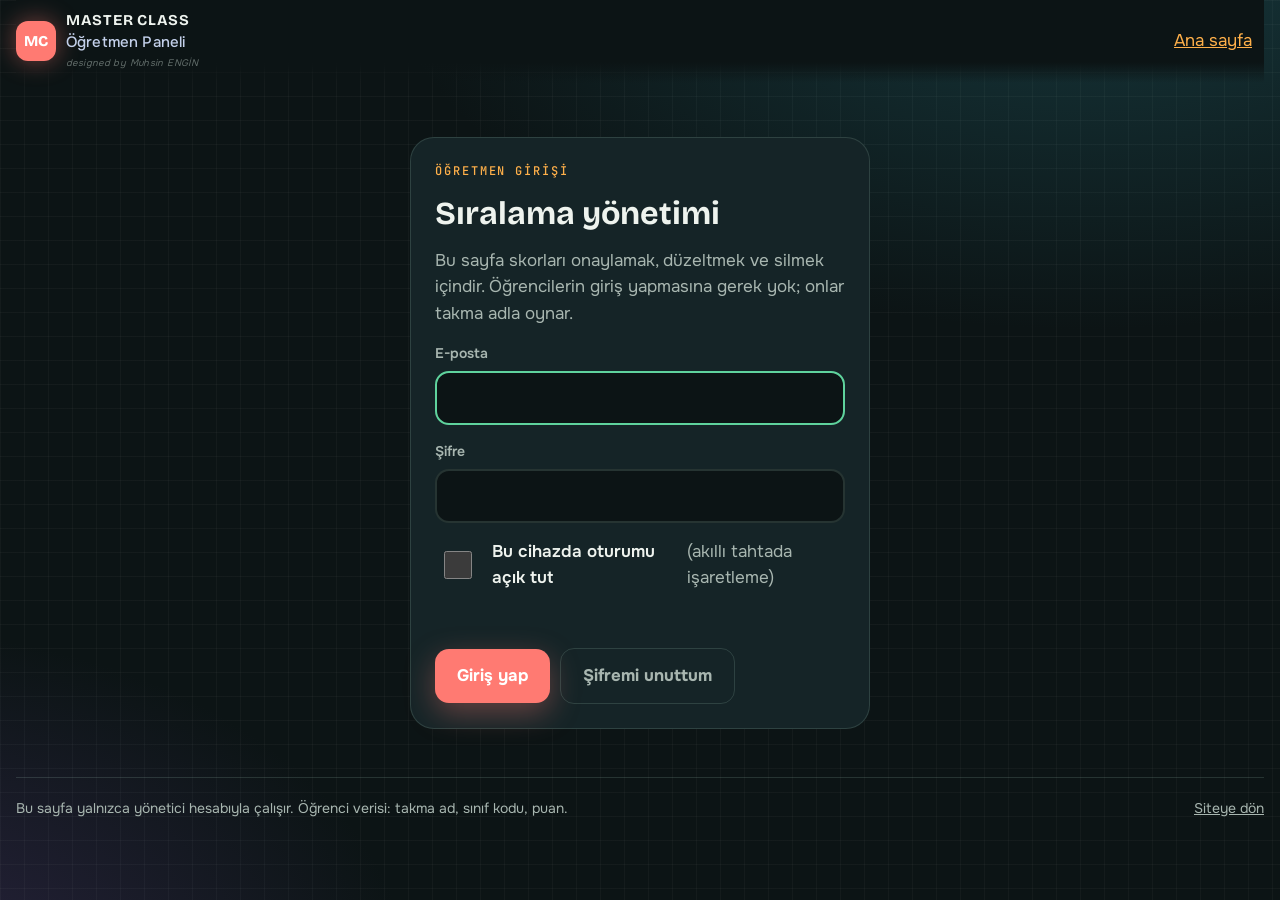
<file: docs/yonetim.html>
<!doctype html>
<html lang="tr">
<head>
<meta charset="utf-8">
<meta name="viewport" content="width=device-width, initial-scale=1, viewport-fit=cover">
<title>Öğretmen Paneli · Master Class</title>
<meta name="robots" content="noindex, nofollow">
<meta name="theme-color" content="#0c1415">
<link rel="icon" href="assets/img/simge.svg" type="image/svg+xml">
<link rel="stylesheet" href="assets/css/fonts.css">
<link rel="stylesheet" href="assets/css/site.css">
<link rel="stylesheet" href="assets/css/siralama.css">
<script src="https://muhsinengin.com/ortak/ana-sayfa.js" defer></script>
</head>
<body>
<div class="kap">
  <header class="ust">
    <a class="logo" href="index.html" aria-label="Siteye dön">
      <span class="logo-isaret">MC</span>
      <span><b>MASTER CLASS</b><small>Öğretmen Paneli</small><span class="imza">designed by Muhsin ENGİN</span></span>
    </a>
    <div class="ses-grup"><ana-sayfa-dugmesi tema="koyu"><a href="https://muhsinengin.com/">Ana sayfa</a></ana-sayfa-dugmesi></div><div class="ses-grup" id="ynUstSag"></div>
  </header>
  <main id="ynAna" aria-live="polite"></main>
  <footer class="alt-bilgi">
    <span>Bu sayfa yalnızca yönetici hesabıyla çalışır. Öğrenci verisi: takma ad, sınıf kodu, puan.</span>
    <a href="index.html">Siteye dön</a>
  </footer>
</div>
<script src="assets/js/cekirdek.js"></script>
<script src="assets/js/ses.js"></script>
<script src="assets/js/arayuz.js"></script>
<script src="assets/js/grafik.js"></script>
<script src="assets/js/bulut-ayar.js"></script>
<script src="assets/js/bulut.js"></script>
<script src="assets/js/yonetim.js?v=18"></script>
</body>
</html>
</file>
<file: docs/assets/css/fonts.css>
/* Yazı tipleri yerelde: site internetsiz de aynı görünür (kaynak: Fontsource, OFL lisansı). */
@font-face {
  font-family: 'Onest';
  font-style: normal;
  font-display: swap;
  font-weight: 400;
  src: url(../fonts/onest-latin-ext-400-normal.woff2) format('woff2');
}
@font-face {
  font-family: 'Onest';
  font-style: normal;
  font-display: swap;
  font-weight: 400;
  src: url(../fonts/onest-latin-400-normal.woff2) format('woff2');
}
@font-face {
  font-family: 'Onest';
  font-style: normal;
  font-display: swap;
  font-weight: 500;
  src: url(../fonts/onest-latin-ext-500-normal.woff2) format('woff2');
}
@font-face {
  font-family: 'Onest';
  font-style: normal;
  font-display: swap;
  font-weight: 500;
  src: url(../fonts/onest-latin-500-normal.woff2) format('woff2');
}
@font-face {
  font-family: 'Onest';
  font-style: normal;
  font-display: swap;
  font-weight: 600;
  src: url(../fonts/onest-latin-ext-600-normal.woff2) format('woff2');
}
@font-face {
  font-family: 'Onest';
  font-style: normal;
  font-display: swap;
  font-weight: 600;
  src: url(../fonts/onest-latin-600-normal.woff2) format('woff2');
}
@font-face {
  font-family: 'Onest';
  font-style: normal;
  font-display: swap;
  font-weight: 700;
  src: url(../fonts/onest-latin-ext-700-normal.woff2) format('woff2');
}
@font-face {
  font-family: 'Onest';
  font-style: normal;
  font-display: swap;
  font-weight: 700;
  src: url(../fonts/onest-latin-700-normal.woff2) format('woff2');
}
@font-face {
  font-family: 'JetBrains Mono';
  font-style: normal;
  font-display: swap;
  font-weight: 500;
  src: url(../fonts/jetbrains-mono-latin-ext-500-normal.woff2) format('woff2');
}
@font-face {
  font-family: 'JetBrains Mono';
  font-style: normal;
  font-display: swap;
  font-weight: 500;
  src: url(../fonts/jetbrains-mono-latin-500-normal.woff2) format('woff2');
}
@font-face {
  font-family: 'JetBrains Mono';
  font-style: normal;
  font-display: swap;
  font-weight: 700;
  src: url(../fonts/jetbrains-mono-latin-ext-700-normal.woff2) format('woff2');
}
@font-face {
  font-family: 'JetBrains Mono';
  font-style: normal;
  font-display: swap;
  font-weight: 700;
  src: url(../fonts/jetbrains-mono-latin-700-normal.woff2) format('woff2');
}
@font-face {
  font-family: 'Bricolage Grotesque';
  font-style: normal;
  font-display: swap;
  font-weight: 500;
  src: url(../fonts/bricolage-grotesque-latin-ext-500-normal.woff2) format('woff2');
}
@font-face {
  font-family: 'Bricolage Grotesque';
  font-style: normal;
  font-display: swap;
  font-weight: 500;
  src: url(../fonts/bricolage-grotesque-latin-500-normal.woff2) format('woff2');
}
@font-face {
  font-family: 'Bricolage Grotesque';
  font-style: normal;
  font-display: swap;
  font-weight: 700;
  src: url(../fonts/bricolage-grotesque-latin-ext-700-normal.woff2) format('woff2');
}
@font-face {
  font-family: 'Bricolage Grotesque';
  font-style: normal;
  font-display: swap;
  font-weight: 700;
  src: url(../fonts/bricolage-grotesque-latin-700-normal.woff2) format('woff2');
}
@font-face {
  font-family: 'Bricolage Grotesque';
  font-style: normal;
  font-display: swap;
  font-weight: 800;
  src: url(../fonts/bricolage-grotesque-latin-ext-800-normal.woff2) format('woff2');
}
@font-face {
  font-family: 'Bricolage Grotesque';
  font-style: normal;
  font-display: swap;
  font-weight: 800;
  src: url(../fonts/bricolage-grotesque-latin-800-normal.woff2) format('woff2');
}
@font-face {
  font-family: 'Atkinson Hyperlegible';
  font-style: normal;
  font-display: swap;
  font-weight: 400;
  src: url(../fonts/atkinson-hyperlegible-latin-ext-400-normal.woff2) format('woff2');
}
@font-face {
  font-family: 'Atkinson Hyperlegible';
  font-style: normal;
  font-display: swap;
  font-weight: 400;
  src: url(../fonts/atkinson-hyperlegible-latin-400-normal.woff2) format('woff2');
}
@font-face {
  font-family: 'Atkinson Hyperlegible';
  font-style: normal;
  font-display: swap;
  font-weight: 700;
  src: url(../fonts/atkinson-hyperlegible-latin-ext-700-normal.woff2) format('woff2');
}
@font-face {
  font-family: 'Atkinson Hyperlegible';
  font-style: normal;
  font-display: swap;
  font-weight: 700;
  src: url(../fonts/atkinson-hyperlegible-latin-700-normal.woff2) format('woff2');
}
</file>
<file: docs/assets/css/site.css>
/* =====================================================================
   MASTER CLASS: SAYILAR VE DNA'LARI — site stilleri
   Düzen: tek sayfalık uygulama kabuğu. Üstte yapışkan menü, altında değişen görünümler.
   Dünya: gece laboratuvarı. Asallar kırmızı, yarı asallar altın, doğru cevaplar turkuaz ışıkla yanar.
   ===================================================================== */
:root {
  color-scheme: dark;
  /* muhsinengin.com ortak tasarım dili, "Sahne" modu (ortak/tokenlar.css ile aynı aile):
     kara tahta zemini, tebeşir beyazı yazı; turuncu = enerji, yeşil = doğru, kırmızı = asal/vurgu */
  --zemin: #0c1415;
  --zemin-2: #111c1e;
  --panel: #152427;
  --panel-2: #1c3034;
  --cizgi: rgba(190, 230, 215, .15);
  --cizgi-guclu: rgba(190, 230, 215, .3);
  --metin: #eef3ee;
  --soluk: #a8b6b0;
  --kirmizi: #ff7a72;
  --altin: #ffb04a;
  --turkuaz: #5fd39d;
  --mavi: #8fb3ff;
  --mor: #b79cff;
  --turuncu: #ff9a4d;
  --lacivert: #12303a;
  --kare: rgba(233, 239, 232, .035);
  --f-baslik: "Bricolage Grotesque", "Arial Black", system-ui, sans-serif;
  --f-govde: "Onest", "Segoe UI", system-ui, sans-serif;
  --f-sayi: "JetBrains Mono", ui-monospace, Consolas, monospace;
  --golge: 0 18px 40px rgba(2, 8, 8, .45);
}
* { box-sizing: border-box; }
html { scroll-padding-top: 140px; }
body {
  margin: 0;
  min-height: 100vh;
  /* kara tahta: hafif ışık lekeleri + muhsinengin.com'un kareli defter ızgarası (tebeşir tonunda) */
  background: linear-gradient(var(--kare) 1px, transparent 1px) 0 0 / 24px 24px, linear-gradient(90deg, var(--kare) 1px, transparent 1px) 0 0 / 24px 24px,
    radial-gradient(1200px 700px at 85% -10%, #173a3f 0%, transparent 60%), radial-gradient(900px 600px at -10% 110%, #2a2440 0%, transparent 60%), var(--zemin);
  background-color: var(--zemin);
  background-attachment: fixed;
  color: var(--metin);
  font-family: var(--f-govde);
  font-size: 17px;
  line-height: 1.55;
  padding-left: max(16px, env(safe-area-inset-left, 0px));
  padding-right: max(16px, env(safe-area-inset-right, 0px));
  padding-block: env(safe-area-inset-top, 0px) 48px;
  overflow-x: hidden;
}
h1, h2, h3, h4 { font-family: var(--f-baslik); text-wrap: balance; margin: 0; line-height: 1.12; }
h2 { font-size: clamp(1.4rem, 3vw, 2rem); }
h3 { font-size: 1.15rem; }
p { margin: 0; }
a { color: var(--altin); }
button, input, select { font: inherit; color: inherit; }
button { cursor: pointer; }
:focus-visible { outline: 3px solid var(--altin); outline-offset: 3px; border-radius: 10px; }
.kap { max-width: 1280px; margin: 0 auto; }
.yigin { display: grid; gap: 16px; align-content: start; }
.satir { display: flex; flex-wrap: wrap; gap: 10px; align-items: center; }
.soluk { color: var(--soluk); }
.mono { font-family: var(--f-sayi); font-variant-numeric: tabular-nums; }
.etiket { font-family: var(--f-sayi); font-size: 12px; letter-spacing: .16em; text-transform: uppercase; color: var(--altin); }
.etiket.soluk { color: var(--soluk); }
.kesik { word-break: break-word; overflow-wrap: anywhere; }

/* ---------- Üst bar ---------- */
.ust {
  position: sticky; top: env(safe-area-inset-top, 0px); z-index: 30;
  display: flex; align-items: center; gap: 12px; flex-wrap: wrap;
  padding-block: 12px; margin-bottom: 10px;
  background: linear-gradient(var(--zemin) 75%, rgba(12, 20, 21, 0));
}
.logo { display: flex; align-items: center; gap: 10px; margin-right: auto; text-decoration: none; color: var(--metin); }
.logo-isaret { width: 40px; height: 40px; border-radius: 12px; background: var(--kirmizi); display: grid; place-items: center;
  font-family: var(--f-baslik); font-weight: 900; font-size: 15px; color: #fff; box-shadow: 0 0 24px rgba(255, 122, 114, .45); flex: none; }
.logo b { font-family: var(--f-baslik); font-size: 15px; letter-spacing: .06em; display: block; line-height: 1.1; }
.logo small { color: var(--soluk); font-size: 13px; }
nav.menu { order: 3; width: 100%; display: flex; gap: 4px; background: var(--panel); border: 1px solid var(--cizgi); border-radius: 18px; padding: 5px;
  overflow-x: auto; scrollbar-width: none; }
nav.menu::-webkit-scrollbar { display: none; }
nav.menu a { flex: 1 0 auto; text-align: center; text-decoration: none; padding: 10px 14px; border-radius: 13px; font-weight: 600; color: var(--soluk); min-height: 46px;
  display: inline-flex; align-items: center; justify-content: center; gap: 8px; white-space: nowrap; transition: background .2s, color .2s; }
nav.menu a:hover { color: var(--metin); background: rgba(255, 255, 255, .04); }
nav.menu a[aria-current="page"] { background: var(--panel-2); color: var(--metin); box-shadow: inset 0 0 0 1px var(--cizgi-guclu); }
nav.menu a .nokta { width: 8px; height: 8px; border-radius: 50%; background: currentColor; opacity: .6; }
nav.menu a[aria-current="page"] .nokta { background: var(--kirmizi); opacity: 1; box-shadow: 0 0 10px var(--kirmizi); }
.ses-grup { display: flex; gap: 6px; }
.ses-btn { display: inline-flex; align-items: center; gap: 8px; border: 1px solid var(--cizgi); background: var(--panel); border-radius: 999px;
  padding: 8px 14px; min-height: 46px; font-weight: 600; color: var(--soluk); }
.ses-btn svg { width: 18px; height: 18px; }
.ses-btn[aria-pressed="true"] { color: var(--zemin); background: var(--turkuaz); border-color: var(--turkuaz); }
.ses-btn .dalga { display: inline-flex; gap: 2px; align-items: flex-end; height: 14px; }
.ses-btn .dalga i { width: 3px; background: currentColor; border-radius: 2px; height: 4px; }
.ses-btn[aria-pressed="true"] .dalga i { animation: dalga .9s ease-in-out infinite; }
.ses-btn .dalga i:nth-child(2) { animation-delay: .15s; }
.ses-btn .dalga i:nth-child(3) { animation-delay: .3s; }
@keyframes dalga { 50% { height: 14px; } }
.tam-ekran-btn { display: none; }
@media (pointer: fine), (min-width: 1100px) { .tam-ekran-btn { display: inline-flex; } }

/* ---------- Görünümler ---------- */
.gorunum { display: none; }
.gorunum.aktif { display: block; animation: giris .45s cubic-bezier(.2, .8, .2, 1); }
@keyframes giris { from { opacity: .001; transform: translateY(14px); } }
.bolum-basi { display: grid; gap: 8px; margin-bottom: 18px; }
.bolum-basi p { color: var(--soluk); max-width: 70ch; }

/* ---------- Ortak bileşenler ---------- */
.panel { background: var(--panel); border: 1px solid var(--cizgi); border-radius: 24px; padding: clamp(16px, 2.4vw, 24px); display: grid; gap: 16px; align-content: start; min-width: 0; }
.panel-ic { background: var(--zemin); border: 1px solid var(--cizgi); border-radius: 16px; padding: 14px; min-width: 0; }
.btn { display: inline-flex; align-items: center; justify-content: center; gap: 10px; border-radius: 14px; border: 0; padding: 14px 22px;
  font-weight: 700; font-size: 1.05rem; min-height: 54px; transition: transform .12s, box-shadow .2s, background .2s; text-decoration: none; }
.btn:active { transform: scale(.97); }
.btn:disabled { opacity: .45; cursor: not-allowed; }
.btn-ana { background: var(--kirmizi); color: #fff; box-shadow: 0 10px 30px rgba(255, 122, 114, .35); }
.btn-ana:hover { box-shadow: 0 12px 38px rgba(255, 122, 114, .55); }
.btn-ikinci { background: var(--panel-2); color: var(--metin); border: 1px solid var(--cizgi); }
.btn-ikinci:hover { background: #1a3368; }
.btn-hayalet { background: transparent; color: var(--soluk); border: 1px solid var(--cizgi); }
.btn-hayalet:hover { color: var(--metin); border-color: var(--cizgi-guclu); }
.btn-buyuk { font-size: 1.2rem; min-height: 64px; padding-inline: 28px; }
.sekmeler { display: flex; gap: 6px; flex-wrap: wrap; background: var(--zemin-2); border: 1px solid var(--cizgi); border-radius: 16px; padding: 5px; }
.sekmeler button { border: 0; background: transparent; color: var(--soluk); padding: 10px 16px; border-radius: 12px; font-weight: 600; min-height: 46px; }
.sekmeler button[aria-selected="true"] { background: var(--panel-2); color: var(--metin); box-shadow: inset 0 0 0 1px var(--cizgi-guclu); }
.sekme-icerik { margin-top: 16px; }
.segment { display: flex; flex-wrap: wrap; gap: 8px; }
.segment button { border: 1px solid var(--cizgi); background: var(--zemin); border-radius: 12px; padding: 10px 16px; min-height: 48px; font-weight: 600; color: var(--soluk); }
.segment button[aria-pressed="true"] { background: var(--panel-2); color: var(--metin); border-color: var(--turkuaz); }
.secim-grup { display: grid; gap: 8px; }
.secim-grup > span, .alan > span { font-size: 14px; color: var(--soluk); font-weight: 600; }
.alan { display: grid; gap: 6px; min-width: 0; }
.girdi { width: 100%; min-width: 0; background: var(--zemin); border: 2px solid var(--cizgi); border-radius: 14px; padding: 12px 16px; color: var(--metin); }
.girdi:focus { border-color: var(--turkuaz); outline: none; }
input[type="range"] { width: 100%; accent-color: var(--turkuaz); min-height: 32px; }
select.girdi { appearance: none; background-image: linear-gradient(45deg, transparent 50%, var(--soluk) 50%), linear-gradient(135deg, var(--soluk) 50%, transparent 50%);
  background-position: calc(100% - 22px) 52%, calc(100% - 16px) 52%; background-size: 6px 6px; background-repeat: no-repeat; padding-right: 40px; }
.rozet { display: inline-block; padding: 5px 11px; margin: 2px; border-radius: 999px; background: var(--panel-2); color: var(--metin); font-family: var(--f-sayi); font-weight: 700; font-size: .95rem; }
.rozet-kirmizi { background: var(--kirmizi); color: #fff; }
.rozet-altin { background: var(--altin); color: #1a1200; }
.metrikler { display: grid; grid-template-columns: repeat(auto-fit, minmax(140px, 1fr)); gap: 10px; }
.metrik { background: var(--zemin); border: 1px solid var(--cizgi); border-radius: 16px; padding: 12px 14px; min-width: 0; }
.metrik small { color: var(--soluk); font-size: 13px; display: block; }
.metrik b { font-family: var(--f-baslik); font-size: clamp(1.2rem, 2.6vw, 1.8rem); font-variant-numeric: tabular-nums; overflow-wrap: anywhere; display: block; }
.benzetme { background: rgba(255, 138, 31, .08); border: 1px solid rgba(255, 138, 31, .28); border-radius: 16px; padding: 12px 16px; }
.benzetme b:first-child { color: var(--turuncu); }
.bilgi-kutu { background: rgba(143, 179, 255, .08); border: 1px solid rgba(143, 179, 255, .3); border-radius: 16px; padding: 12px 16px; }
.geri { border-radius: 18px; padding: 14px 18px; display: flex; gap: 14px; align-items: flex-start; border: 1px solid var(--cizgi); background: var(--panel); min-height: 60px; }
.geri.dogru { border-color: rgba(95, 211, 157, .55); }
.geri.yanlis { border-color: rgba(255, 122, 114, .6); }
.geri .puan-rozet { font-family: var(--f-sayi); font-weight: 700; padding: 4px 10px; border-radius: 10px; white-space: nowrap; }
.geri.dogru .puan-rozet { background: rgba(95, 211, 157, .18); color: var(--turkuaz); }
.geri.yanlis .puan-rozet { background: rgba(255, 122, 114, .18); color: var(--kirmizi); }
.geri p { min-width: 0; }
.tablo-kutu { overflow-x: auto; }
table.tablo { width: 100%; border-collapse: collapse; font-size: 15px; }
table.tablo th { text-align: left; color: var(--soluk); font-weight: 600; font-size: 13px; padding: 8px 10px; border-bottom: 1px solid var(--cizgi-guclu); }
table.tablo td { padding: 9px 10px; border-bottom: 1px solid var(--cizgi); vertical-align: top; }
.arti { color: var(--turkuaz); }
.eksi { color: var(--kirmizi); }
.iki-sutun { display: grid; grid-template-columns: minmax(0, 1fr) minmax(0, 1fr); gap: 20px; }
.uc-sutun { display: grid; grid-template-columns: repeat(3, minmax(0, 1fr)); gap: 14px; }
details.acilir { background: var(--zemin); border: 1px solid var(--cizgi); border-radius: 14px; padding: 12px 16px; }
details.acilir summary { cursor: pointer; font-weight: 700; }
details.acilir[open] summary { margin-bottom: 10px; }
.bildirim { position: fixed; left: 50%; bottom: calc(24px + env(safe-area-inset-bottom, 0px)); transform: translateX(-50%); z-index: 50; background: var(--panel-2);
  border: 1px solid var(--cizgi-guclu); border-radius: 14px; padding: 12px 18px; box-shadow: var(--golge); max-width: calc(100% - 32px); }

/* ---------- 3B kutular ---------- */
.sahne-kutu { position: relative; border-radius: 26px; overflow: hidden; background: radial-gradient(closest-side, rgba(95, 211, 157, .1), transparent), linear-gradient(160deg, #13272a, #0b1414);
  border: 1px solid var(--cizgi); touch-action: none; cursor: grab; }
.sahne-kutu:active { cursor: grabbing; }
.sahne-kutu canvas { display: block; width: 100%; height: 100%; }
.etiket-yuzen { position: absolute; pointer-events: none; background: rgba(12, 20, 21, .94); border: 1px solid var(--cizgi); border-radius: 12px;
  padding: 8px 12px; font-size: 14px; transform: translate(-50%, -125%); white-space: nowrap; z-index: 2; }
.etiket-yuzen b { font-family: var(--f-sayi); font-size: 18px; }
.lejant { position: absolute; left: 14px; bottom: 12px; display: flex; flex-wrap: wrap; gap: 6px; font-size: 13px; color: var(--soluk); z-index: 2; }
.lejant span { display: inline-flex; align-items: center; gap: 6px; background: rgba(12, 20, 21, .78); border-radius: 999px; padding: 5px 10px; }
.lejant i { width: 10px; height: 10px; border-radius: 50%; display: inline-block; }
.ipucu-surukle { position: absolute; right: 14px; top: 12px; font-size: 13px; color: var(--soluk); background: rgba(12, 20, 21, .78); border-radius: 999px; padding: 5px 12px; z-index: 2; }
.uyari-gl { position: absolute; inset: 0; display: grid; place-items: center; text-align: center; padding: 20px; color: var(--soluk); }
.grafik-kutu { position: relative; width: 100%; height: 320px; }
.grafik-kutu canvas { display: block; width: 100%; height: 100%; }

/* ---------- Ana sayfa ---------- */
.hero { display: grid; grid-template-columns: minmax(0, 5fr) minmax(0, 7fr); gap: 24px; align-items: center; }
.hero-metin { display: grid; gap: 18px; padding-block: 8px; }
.hero h1 { font-size: clamp(2.3rem, 5.4vw, 4.6rem); font-weight: 900; letter-spacing: -.02em; }
.hero h1 em { font-style: normal; color: var(--kirmizi); }
.hero p { color: var(--soluk); font-size: 1.12rem; max-width: 42ch; }
.hero .galaksi { height: clamp(360px, 58vh, 620px); }
.alt-izgara { display: grid; grid-template-columns: minmax(0, 4fr) minmax(0, 8fr); gap: 24px; margin-top: 28px; }
.gunun { background: var(--panel); border: 1px solid var(--cizgi); border-radius: 24px; padding: 22px; display: grid; gap: 10px; align-content: start; }
.gunun .sayi { font-family: var(--f-baslik); font-weight: 900; font-size: clamp(2.8rem, 6.4vw, 4.4rem); color: var(--altin); line-height: 1; overflow-wrap: anywhere; }
.moduller { display: grid; grid-template-columns: repeat(3, minmax(0, 1fr)); gap: 12px; }
.modul { background: var(--panel); border: 1px solid var(--cizgi); border-radius: 20px; padding: 18px; display: grid; gap: 8px; align-content: start;
  text-decoration: none; color: var(--metin); transition: border-color .2s, transform .15s, background .2s; position: relative; overflow: hidden; }
.modul:hover { border-color: rgba(95, 211, 157, .5); transform: translateY(-2px); background: var(--panel-2); }
.modul .simge { width: 44px; height: 44px; border-radius: 12px; display: grid; place-items: center; font-family: var(--f-baslik); font-weight: 900; font-size: 15px; }
.modul h3 { font-size: 1.02rem; }
.modul p { color: var(--soluk); font-size: .95rem; }
.modul .sayac { font-family: var(--f-sayi); font-size: 12px; color: var(--soluk); letter-spacing: .08em; }

/* ---------- Oyun Arenası ---------- */
.hud { position: sticky; top: calc(env(safe-area-inset-top, 0px) + 136px); z-index: 20; display: flex; flex-wrap: wrap; align-items: center; gap: 14px;
  background: rgba(21, 36, 39, .94); backdrop-filter: blur(10px); border: 1px solid var(--cizgi); border-radius: 22px; padding: 12px 16px; }
.halka { position: relative; width: 64px; height: 64px; flex: none; }
.halka svg { width: 64px; height: 64px; transform: rotate(-90deg); }
.halka circle { fill: none; stroke-width: 6; }
.halka .iz { stroke: var(--cizgi); }
.halka .ilerleme { stroke: var(--turkuaz); stroke-linecap: round; transition: stroke .3s; }
.halka.acil .ilerleme { stroke: var(--kirmizi); }
.halka b { position: absolute; inset: 0; display: grid; place-items: center; font-family: var(--f-sayi); font-size: 20px; font-variant-numeric: tabular-nums; }
.hud-hedef { display: grid; margin-right: auto; min-width: 0; }
.hud-hedef small, .hud-skor small { font-family: var(--f-sayi); font-size: 11px; letter-spacing: .16em; color: var(--soluk); text-transform: uppercase; }
.hud-hedef b { font-family: var(--f-baslik); font-size: clamp(1.05rem, 2.6vw, 1.6rem); color: var(--altin); }
.hud-skor { display: grid; text-align: right; }
.hud-skor b { font-family: var(--f-baslik); font-size: 1.8rem; font-variant-numeric: tabular-nums; }
.hud-takim { display: flex; gap: 10px; }
.takim-kutu { border-radius: 14px; padding: 6px 12px; border: 2px solid transparent; text-align: center; min-width: 92px; }
.takim-kutu small { display: block; font-size: 12px; color: var(--soluk); }
.takim-kutu b { font-family: var(--f-baslik); font-size: 1.4rem; font-variant-numeric: tabular-nums; }
.takim-kutu.k { background: rgba(255, 122, 114, .12); }
.takim-kutu.m { background: rgba(143, 179, 255, .14); }
.takim-kutu.sirada.k { border-color: var(--kirmizi); box-shadow: 0 0 16px rgba(255, 122, 114, .4); }
.takim-kutu.sirada.m { border-color: var(--mavi); box-shadow: 0 0 16px rgba(143, 179, 255, .45); }
.seri { display: flex; gap: 4px; }
.seri i { width: 10px; height: 26px; border-radius: 4px; background: var(--cizgi); }
.seri i.dolu { background: var(--altin); box-shadow: 0 0 10px rgba(255, 176, 74, .6); }
.sayi-kart { position: relative; text-align: center; padding: clamp(18px, 4vw, 38px) 16px; border-radius: 28px; background: linear-gradient(160deg, var(--panel-2), var(--panel));
  border: 1px solid var(--cizgi); overflow: hidden; }
.sayi-kart .soru { font-size: clamp(1.1rem, 2.4vw, 1.5rem); color: var(--soluk); font-weight: 600; }
.sayi-kart .soru b { color: var(--altin); }
.sayi-kart .buyuk { font-family: var(--f-baslik); font-weight: 900; font-size: clamp(4.2rem, 15vw, 9.6rem); line-height: 1; letter-spacing: -.03em; margin-top: 6px; font-variant-numeric: tabular-nums; }
.sayi-kart .sira-yazi { font-weight: 800; font-size: 1.15rem; margin-bottom: 4px; }
.sayi-kart .odul { margin-top: 8px; font-family: var(--f-sayi); color: var(--soluk); font-size: 14px; }
.cevaplar { display: grid; grid-template-columns: 1fr 1fr; gap: 16px; }
.cevap { border: 0; border-radius: 24px; min-height: clamp(96px, 16vh, 150px); font-family: var(--f-baslik); font-weight: 900; font-size: clamp(1.6rem, 4.4vw, 2.8rem);
  color: #0b1414; transition: transform .1s, filter .2s; display: grid; place-items: center; gap: 2px; }
.cevap small { font-family: var(--f-sayi); font-size: 12px; font-weight: 500; letter-spacing: .1em; opacity: .7; }
.cevap:active { transform: scale(.97); }
.cevap:hover { filter: brightness(1.08); }
.cevap.evet { background: var(--turkuaz); }
.cevap.hayir { background: var(--kirmizi); color: #fff; }
.ucan { position: absolute; left: 50%; top: 40%; font-family: var(--f-baslik); font-weight: 900; font-size: 2.6rem; pointer-events: none; transform: translate(-50%, 0); }
.parca { position: absolute; width: 8px; height: 8px; border-radius: 2px; pointer-events: none; }
.kurulum { display: grid; grid-template-columns: minmax(0, 1fr) minmax(0, 1fr); gap: 20px; align-items: start; }
.hata-liste { display: grid; gap: 8px; max-height: 380px; overflow: auto; }
.hata-satir { background: var(--zemin); border-left: 4px solid var(--kirmizi); border-radius: 10px; padding: 10px 14px; font-size: 15px; }
.izgara-oyun { display: grid; grid-template-columns: repeat(4, minmax(0, 1fr)); gap: 10px; }
.karo { border: 3px solid var(--cizgi-guclu); background: var(--panel-2); border-radius: 18px; min-height: clamp(70px, 12vh, 110px); font-family: var(--f-baslik);
  font-weight: 900; font-size: clamp(1.4rem, 3.6vw, 2.4rem); transition: transform .12s, background .2s, border-color .2s; font-variant-numeric: tabular-nums; }
.karo:active { transform: scale(.96); }
.karo.secili { background: var(--altin); color: #1a1200; border-color: var(--altin); box-shadow: 0 0 20px rgba(255, 176, 74, .45); }
.karo.dogru { background: var(--turkuaz); color: #04241b; border-color: var(--turkuaz); }
.karo.yanlis { background: var(--kirmizi); color: #fff; border-color: var(--kirmizi); }
.karo.kacan { border: 4px dashed var(--altin); background: rgba(255, 176, 74, .12); }
.ipucu-kart { background: var(--panel-2); border-left: 6px solid var(--altin); border-radius: 14px; padding: 12px 16px; font-size: 1.2rem; }
.secenekler { display: grid; grid-template-columns: repeat(3, minmax(0, 1fr)); gap: 10px; }
.secenek { min-height: 78px; border-radius: 18px; border: 2px solid var(--cizgi-guclu); background: var(--zemin); font-family: var(--f-baslik); font-weight: 900; font-size: 1.9rem; }
.secenek:hover { border-color: var(--altin); }
.secenek:disabled { text-decoration: line-through; opacity: .35; cursor: not-allowed; }

/* ---------- Dedektör ---------- */
.dedektor-ust { display: grid; grid-template-columns: minmax(0, 3fr) minmax(0, 2fr); gap: 20px; }
.ifade-ekran { background: #081012; border: 1px solid var(--cizgi); border-radius: 14px; padding: 10px 16px; font-family: var(--f-sayi); font-size: clamp(1.4rem, 3vw, 2rem);
  color: #7cfcb2; min-height: 3.4rem; text-align: right; overflow-x: auto; white-space: nowrap; }
.tus-takimi { display: grid; grid-template-columns: repeat(4, minmax(0, 1fr)); gap: 8px; }
.tus { min-height: 58px; border-radius: 14px; border: 1px solid var(--cizgi); background: var(--panel-2); font-family: var(--f-sayi); font-size: 1.5rem; font-weight: 700; }
.tus:hover { background: #1a3368; }
.tus.islem { color: var(--altin); }
.tus.esit { background: var(--kirmizi); color: #fff; border-color: var(--kirmizi); }
.ornekler { display: flex; flex-wrap: wrap; gap: 8px; }
.ornekler button { border: 1px solid var(--cizgi); background: var(--zemin); border-radius: 999px; padding: 8px 14px; font-family: var(--f-sayi); font-size: 14px; min-height: 42px; }
.ornekler button:hover { border-color: var(--altin); }
.hata-metin { color: var(--kirmizi); min-height: 1.4em; }
.teshis { border-radius: 24px; padding: 22px 24px; display: grid; gap: 8px; position: relative; overflow: hidden; margin-top: 20px; }
.teshis.asal { background: linear-gradient(120deg, rgba(95, 211, 157, .22), rgba(95, 211, 157, .05)); border: 1px solid rgba(95, 211, 157, .45); }
.teshis.yari { background: linear-gradient(120deg, rgba(255, 122, 114, .26), rgba(255, 122, 114, .05)); border: 1px solid rgba(255, 122, 114, .5); }
.teshis.bilesik { background: linear-gradient(120deg, rgba(120, 150, 255, .22), rgba(120, 150, 255, .05)); border: 1px solid rgba(120, 150, 255, .4); }
.teshis.birim { background: var(--panel); border: 1px solid var(--cizgi); }
.teshis h2 { font-size: clamp(1.3rem, 3.2vw, 2.1rem); overflow-wrap: anywhere; }
.teshis .formul { font-family: var(--f-sayi); font-size: clamp(1rem, 2.4vw, 1.35rem); overflow-wrap: anywhere; }
.tarama { position: absolute; inset: 0; background: linear-gradient(90deg, transparent, rgba(255, 255, 255, .16), transparent); transform: translateX(-100%); pointer-events: none; }
.cipler { display: flex; flex-wrap: wrap; gap: 8px; }
.cip { font-family: var(--f-sayi); font-weight: 700; padding: 8px 14px; border-radius: 12px; background: var(--kirmizi); color: #fff; font-size: 1.05rem; }
.iz-kutu { background: #081012; border: 1px solid var(--cizgi); border-radius: 14px; padding: 12px 14px; font-family: var(--f-sayi); font-size: 15px; line-height: 2.1; overflow-wrap: anywhere; }
.iz-bolen { background: var(--kirmizi); color: #fff; padding: 2px 8px; border-radius: 6px; font-weight: 800; }
.iz-deneme { background: rgba(157, 176, 214, .14); padding: 2px 8px; border-radius: 6px; }
.agac-kutu { overflow-x: auto; background: #081012; border: 1px solid var(--cizgi); border-radius: 16px; padding: 8px; }
.agac-kutu svg { display: block; margin: 0 auto; }
.nokta-izgara { display: grid; gap: 5px; padding: 10px; background: #081012; border-radius: 12px; width: max-content; max-width: 100%; overflow-x: auto; }
.nokta-izgara i { width: 14px; height: 14px; border-radius: 50%; display: block; }
.ozellikler { display: grid; grid-template-columns: repeat(2, minmax(0, 1fr)); gap: 6px; }
.ozellik { display: grid; grid-template-columns: 26px minmax(0, 1fr); gap: 10px; align-items: start; padding: 9px 10px; border-radius: 12px; background: var(--zemin); }
.ozellik.var { background: rgba(95, 211, 157, .09); }
.ozellik .ik { font-weight: 900; text-align: center; }
.ozellik.var .ik { color: var(--turkuaz); }
.ozellik.yok .ik { color: rgba(157, 176, 214, .5); }
.ozellik b { display: block; font-size: 15px; }
.ozellik span.ac { color: var(--soluk); font-size: 14px; overflow-wrap: anywhere; display: block; }
.sayi-dogrusu { display: flex; gap: 6px; overflow-x: auto; padding: 6px 2px 10px; }
.sayi-dogrusu span { flex: none; min-width: 54px; height: 54px; padding-inline: 6px; border-radius: 14px; display: grid; place-items: center; font-family: var(--f-sayi); font-weight: 700;
  font-size: 14px; background: rgba(157, 176, 214, .12); color: var(--soluk); }
.sayi-dogrusu span.asal { background: var(--kirmizi); color: #fff; }
.sayi-dogrusu span.yari { background: rgba(255, 138, 31, .85); color: #1a0d00; }
.sayi-dogrusu span.secili { background: var(--altin); color: #1a1200; transform: scale(1.1); box-shadow: 0 0 18px rgba(255, 176, 74, .5); }
.kimlik { display: grid; grid-template-columns: repeat(auto-fill, minmax(200px, 1fr)); gap: 10px; }
.kimlik div { background: var(--zemin); border: 1px solid var(--cizgi); border-radius: 14px; padding: 10px 14px; min-width: 0; }
.kimlik small { display: block; color: var(--soluk); font-size: 13px; }
.kimlik b { font-family: var(--f-sayi); font-size: 1.15rem; overflow-wrap: anywhere; }

/* ---------- Formula Sprint ---------- */
.sprint-soru { text-align: center; padding: clamp(18px, 4vw, 34px) 12px; border-radius: 28px; background: linear-gradient(160deg, var(--panel-2), var(--panel)); border: 1px solid var(--cizgi);
  min-height: 170px; display: grid; place-items: center; gap: 8px; overflow-x: auto; }
.sprint-soru .katex { font-size: clamp(1.8rem, 5vw, 3.2rem); }
.sprint-soru .metin-soru { font-family: var(--f-baslik); font-size: clamp(1.4rem, 3.6vw, 2.2rem); font-weight: 700; }
.sprint-secenek { display: grid; grid-template-columns: 1fr 1fr; gap: 14px; }
.sprint-secenek button { min-height: 84px; border-radius: 20px; border: 2px solid var(--cizgi-guclu); background: var(--zemin); font-family: var(--f-sayi); font-weight: 700;
  font-size: clamp(1.05rem, 2.6vw, 1.5rem); padding: 10px 14px; transition: border-color .15s, transform .1s; }
.sprint-secenek button:hover { border-color: var(--turkuaz); }
.sprint-secenek button:active { transform: scale(.98); }
.konu-sec { display: flex; flex-wrap: wrap; gap: 8px; }
.konu-sec button { border: 1px solid var(--cizgi); background: var(--zemin); border-radius: 999px; padding: 9px 15px; min-height: 44px; font-weight: 600; color: var(--soluk); }
.konu-sec button[aria-pressed="true"] { background: rgba(95, 211, 157, .16); border-color: var(--turkuaz); color: var(--metin); }

/* ---------- Laboratuvar ---------- */
.lab-duzen { display: grid; grid-template-columns: minmax(0, 8fr) minmax(0, 4fr); gap: 20px; align-items: start; }
.elek { display: grid; grid-template-columns: repeat(10, minmax(0, 1fr)); gap: 6px; }
.elek span { aspect-ratio: 1; max-width: 100%; border-radius: 10px; display: grid; place-items: center; font-family: var(--f-sayi); font-weight: 700; font-size: clamp(11px, 1.6vw, 17px);
  background: var(--panel-2); border: 1px solid var(--cizgi); transition: background .35s, color .35s, transform .35s, opacity .35s; }
.elek span.elendi { color: rgba(255, 255, 255, .9); transform: scale(.88); opacity: .75; }
.elek span.eleyici { background: var(--altin) !important; color: #1a1200 !important; transform: scale(1.08); opacity: 1; box-shadow: 0 0 14px rgba(255, 176, 74, .55); }
.elek span.asal-son { background: var(--kirmizi) !important; color: #fff !important; opacity: 1; transform: scale(1); box-shadow: 0 0 12px rgba(255, 122, 114, .45); }
.elek span.bir { opacity: .35; }
.kare-svg { width: 100%; max-width: 420px; height: auto; display: block; margin: 0 auto; }

/* ---------- Bilgi Köşesi ---------- */
.bilgi-duzen { display: grid; grid-template-columns: 260px minmax(0, 1fr); gap: 20px; align-items: start; }
.bilgi-menu { display: grid; gap: 4px; position: sticky; top: 150px; }
.bilgi-menu button { text-align: left; border: 0; background: transparent; color: var(--soluk); padding: 10px 14px; border-radius: 12px; font-weight: 600; min-height: 44px; }
.bilgi-menu button[aria-selected="true"] { background: var(--panel-2); color: var(--metin); box-shadow: inset 3px 0 0 var(--kirmizi); }
.bilgi-metin { display: grid; gap: 14px; max-width: 78ch; }
.bilgi-metin h3 { font-size: 1.3rem; margin-top: 6px; }
.bilgi-metin .katex-display { overflow-x: auto; overflow-y: hidden; padding: 6px 0; }
.katex { font-size: 1.12em; }

/* ---------- Fonksiyon Yarışı ---------- */
.fy-cerceve { width: 100%; height: calc(100vh - 170px); min-height: 640px; border: 1px solid var(--cizgi); border-radius: 24px; background: var(--zemin); display: block; }

/* ---------- Alt bilgi ---------- */
.alt-bilgi { margin-top: 48px; padding-top: 20px; border-top: 1px solid var(--cizgi); color: var(--soluk); font-size: 14px; display: flex; flex-wrap: wrap; gap: 8px 20px; justify-content: space-between; }

@media (max-width: 960px) {
  .hero, .alt-izgara, .kurulum, .iki-sutun, .dedektor-ust, .lab-duzen, .bilgi-duzen { grid-template-columns: minmax(0, 1fr); }
  .moduller, .uc-sutun { grid-template-columns: repeat(2, minmax(0, 1fr)); }
  .bilgi-menu { position: static; grid-template-columns: repeat(auto-fill, minmax(150px, 1fr)); }
  .hud { top: calc(env(safe-area-inset-top, 0px) + 130px); }
}
@media (max-width: 560px) {
  body { font-size: 16px; }
  .moduller, .uc-sutun, .ozellikler { grid-template-columns: minmax(0, 1fr); }
  .ses-btn .yazi { display: none; }
  .logo small { display: none; }
  .izgara-oyun { gap: 6px; }
  .secenekler { grid-template-columns: repeat(2, minmax(0, 1fr)); }
  .sprint-secenek { grid-template-columns: minmax(0, 1fr); }
  .elek { gap: 3px; }
}
@media (prefers-reduced-motion: reduce) {
  *, *::before, *::after { animation: none !important; transition: none !important; }
}
/* Modül sayısı üçün katı değilse son kart satırı doldurur */
.moduller .modul:last-child:nth-child(3n+1) { grid-column: 1 / -1; }
@media (max-width: 960px) { .moduller .modul:last-child:nth-child(3n+1) { grid-column: auto; } .moduller .modul:last-child:nth-child(2n+1) { grid-column: 1 / -1; } }
@media (max-width: 560px) { .moduller .modul:last-child { grid-column: auto; } }

/* ---------- İmza ve müzik seçimi ---------- */
.logo small { font-size: 15px; font-weight: 500; color: #c3d0ea; letter-spacing: .01em; }
.logo .imza { display: block; font-family: var(--f-govde); font-style: italic; font-weight: 400; font-size: 9.5px; letter-spacing: .04em; color: var(--soluk); opacity: .55; margin-top: 1px; white-space: nowrap; }
.ses-sec { padding-inline: 8px; min-width: 36px; margin-left: -4px; justify-content: center; }
.ses-sec svg { width: 16px; height: 16px; transition: transform .2s; }
.ses-sec[aria-expanded="true"] svg { transform: rotate(180deg); }
.muzik-menu { position: fixed; z-index: 70; width: min(320px, calc(100vw - 24px)); background: var(--panel); border: 1px solid var(--cizgi-guclu); border-radius: 18px;
  box-shadow: var(--golge); padding: 8px; display: grid; gap: 4px; animation: giris .2s ease; }
.muzik-menu .etiket { padding: 6px 10px 2px; }
.muzik-menu button { display: grid; grid-template-columns: 22px 1fr; gap: 2px 10px; align-items: center; text-align: left; border: 0; background: transparent; color: var(--metin);
  border-radius: 12px; padding: 10px; min-height: 52px; }
.muzik-menu button:hover { background: rgba(255, 255, 255, .05); }
.muzik-menu button[aria-checked="true"] { background: rgba(95, 211, 157, .12); }
.muzik-menu button i { grid-row: span 2; width: 14px; height: 14px; border-radius: 50%; border: 2px solid var(--soluk); }
.muzik-menu button[aria-checked="true"] i { border-color: var(--turkuaz); background: var(--turkuaz); box-shadow: 0 0 10px var(--turkuaz); }
.muzik-menu b { font-weight: 700; }
.muzik-menu small { color: var(--soluk); font-size: 12.5px; line-height: 1.3; }
@media (max-width: 560px) { .logo small { display: block; font-size: 13px; } .logo .imza { font-size: 8.5px; } }
.bildirim { pointer-events: none; }
</file>
<file: docs/assets/css/siralama.css>
/* ---------- Sıralama, takma ad penceresi, ziyaret sayacı, yönetici paneli ---------- */
:root { --gumus: #c9d5ec; --bronz: #e09a62; }

/* Takma ad penceresi */
.perde { position: fixed; inset: 0; z-index: 80; background: rgba(3, 8, 20, .72); backdrop-filter: blur(6px);
  display: grid; place-items: center; padding: 16px; animation: giris .3s ease; }
.pencere { width: min(520px, 100%); max-height: calc(100vh - 32px); overflow: auto; box-shadow: var(--golge); }

/* Oyun sonu gönderme kutusu */
.sr-gonder { margin-top: 4px; background: linear-gradient(135deg, rgba(255, 176, 74, .10), rgba(95, 211, 157, .06));
  border: 1px solid rgba(255, 176, 74, .35); border-radius: 18px; padding: 14px 16px; }
.sr-gonder-metin { display: grid; gap: 10px; }
.sr-basari { color: var(--metin); }
.sr-basari b { color: var(--altin); }

/* Filtreler */
.sr-filtre { display: flex; flex-wrap: wrap; gap: 14px 24px; align-items: flex-end; }

/* Şeref kürsüsü: 2 · 1 · 3 */
.kursu { display: grid; grid-template-columns: repeat(3, minmax(0, 1fr)); gap: 12px; align-items: end; max-width: 640px; margin: 8px auto 0; width: 100%; }
.kursu:empty { display: none; }
.kursu-basamak { display: grid; justify-items: center; gap: 4px; text-align: center; min-width: 0; }
.kursu-basamak .kursu-ad { font-weight: 700; overflow-wrap: anywhere; line-height: 1.2; }
.kursu-basamak small { color: var(--soluk); font-size: 13px; }
.kursu-basamak > b { font-family: var(--f-baslik); font-size: clamp(1.1rem, 2.6vw, 1.6rem); }
.kursu-blok { width: 100%; display: grid; place-items: center; border-radius: 16px 16px 6px 6px; font-family: var(--f-baslik); font-weight: 900;
  font-size: clamp(1.6rem, 4vw, 2.4rem); color: #10201f; margin-top: 4px; }
.kursu-basamak.k1 .kursu-blok { height: 132px; background: linear-gradient(180deg, #ffe08a, var(--altin)); box-shadow: 0 0 34px rgba(255, 176, 74, .45); }
.kursu-basamak.k2 .kursu-blok { height: 96px; background: linear-gradient(180deg, #eef3ee, var(--gumus)); }
.kursu-basamak.k3 .kursu-blok { height: 72px; background: linear-gradient(180deg, #f6c39b, var(--bronz)); }
.kursu-basamak.k1 > b { color: var(--altin); }
.kursu-basamak.ben .kursu-ad { color: var(--turkuaz); }

/* Tablo */
.sr-tablo tr.ben td { background: rgba(95, 211, 157, .09); }
.sira-no { display: inline-grid; place-items: center; min-width: 30px; height: 30px; padding: 0 6px; border-radius: 999px; background: var(--panel-2); font-weight: 700; }
.sira-no.s1 { background: var(--altin); color: #1a1200; }
.sira-no.s2 { background: var(--gumus); color: #10201f; }
.sira-no.s3 { background: var(--bronz); color: #1d0d00; }
.durum { display: inline-block; padding: 2px 9px; border-radius: 999px; font-size: 12px; font-weight: 700; letter-spacing: .02em; vertical-align: middle; }
.durum-onay { background: rgba(95, 211, 157, .16); color: var(--turkuaz); }
.durum-bekle { background: rgba(255, 176, 74, .16); color: var(--altin); }
.durum-ret { background: rgba(255, 122, 114, .16); color: var(--kirmizi); }
.bos-tablo { text-align: center; padding: 28px 12px; border: 1px dashed var(--cizgi-guclu); border-radius: 18px; display: grid; gap: 6px; }
.yukleniyor { animation: nabiz 1.2s ease-in-out infinite; }
@keyframes nabiz { 50% { opacity: .45; } }

/* Ziyaret sayacı (alt bilgi) */
.ziyaret-sayac { display: inline-flex; align-items: center; gap: 8px; }
.ziyaret-sayac b { color: var(--metin); font-variant-numeric: tabular-nums; }
.sayac-nokta { width: 8px; height: 8px; border-radius: 50%; background: var(--turkuaz); box-shadow: 0 0 10px var(--turkuaz); animation: nabiz 2s ease-in-out infinite; }
.alt-bilgi a { color: var(--soluk); }

/* ---------- Yönetici paneli ---------- */
.yn-ust { display: flex; flex-wrap: wrap; gap: 12px; align-items: center; justify-content: space-between; }
.yn-giris { max-width: 460px; margin: 6vh auto 0; }
.yn-arac { display: flex; flex-wrap: wrap; gap: 10px; align-items: flex-end; }
.yn-arac .alan { flex: 1 1 160px; }
.yn-tablo td { vertical-align: middle; }
.yn-tablo input.girdi { padding: 8px 10px; border-radius: 10px; min-width: 90px; }
.yn-tablo .yn-dugme { display: flex; gap: 6px; flex-wrap: wrap; }
.btn-kucuk { min-height: 40px; padding: 8px 12px; font-size: .92rem; border-radius: 11px; }
.btn-onay { background: var(--turkuaz); color: #04241a; }
.btn-ret { background: transparent; color: var(--kirmizi); border: 1px solid rgba(255, 122, 114, .5); }
.anahtar { display: inline-flex; align-items: center; gap: 12px; cursor: pointer; font-weight: 600; }
.anahtar input { width: 48px; height: 28px; accent-color: var(--turkuaz); }
.yn-kelime { display: inline-flex; align-items: center; gap: 6px; }
.yn-kelime button { border: 0; background: transparent; color: var(--kirmizi); font-weight: 700; padding: 0 4px; }
@media (max-width: 560px) {
  .kursu-basamak.k1 .kursu-blok { height: 100px; }
  .kursu-basamak.k2 .kursu-blok { height: 74px; }
  .kursu-basamak.k3 .kursu-blok { height: 56px; }
}
#srIcerik .panel > *, .sr-filtre > *, .yn-arac > * { min-width: 0; max-width: 100%; }
.sr-filtre .segment { flex-wrap: wrap; }
@media (max-width: 560px) { .sr-tablo th:last-child, .sr-tablo td:last-child { display: none; } .sr-tablo td, .sr-tablo th { padding-inline: 6px; } }
[hidden] { display: none !important; }
</file>
<file: docs/assets/css/geometri.css>
/* =====================================================================
   GEOMETRİ ATÖLYESİ — sayılar sitesinin tasarım dilini paylaşır.
   Düzen: solda araç kutusu, ortada çizim tahtası, sağda görev/ölçü paneli.
   Dünya: teknik çizim masası. Mavi kâğıt ızgarası, turkuaz pergel izleri.
   ===================================================================== */
.logo-isaret.geo { background: var(--turkuaz); color: #04241b; box-shadow: 0 0 24px rgba(95, 211, 157, .45); font-size: 20px; }
body.geometri nav.menu a[aria-current="page"] .nokta { background: var(--turkuaz); box-shadow: 0 0 10px var(--turkuaz); }

.masa { display: grid; grid-template-columns: 92px minmax(0, 1fr) 320px; gap: 14px; align-items: start; }
.arac-kutusu { display: grid; gap: 6px; position: sticky; top: 150px; }
.arac { display: grid; place-items: center; gap: 2px; min-height: 64px; border-radius: 14px; border: 1px solid var(--cizgi); background: var(--panel);
  color: var(--soluk); font-size: 11.5px; font-weight: 600; line-height: 1.15; text-align: center; padding: 6px 4px; }
.arac svg { width: 28px; height: 28px; }
.arac:hover { color: var(--metin); border-color: var(--cizgi-guclu); }
.arac[aria-pressed="true"] { background: rgba(95, 211, 157, .16); border-color: var(--turkuaz); color: var(--metin); }
.arac:disabled { opacity: .3; cursor: not-allowed; }
.arac-ayrac { height: 1px; background: var(--cizgi); margin: 4px 6px; }
.tahta-kutu { position: relative; border-radius: 22px; overflow: hidden; border: 1px solid var(--cizgi); background: #0a1416; height: min(74vh, 720px); min-height: 420px; touch-action: none; }
.tahta-kutu svg { display: block; width: 100%; height: 100%; user-select: none; -webkit-user-select: none; }
.tahta-ust { position: absolute; left: 12px; right: 12px; top: 10px; display: flex; flex-wrap: wrap; gap: 8px; justify-content: space-between; pointer-events: none; z-index: 2; }
.tahta-ust > * { pointer-events: auto; }
.durum-cubugu { background: rgba(12, 20, 21, .88); border: 1px solid var(--cizgi); border-radius: 12px; padding: 8px 12px; font-size: 14px; max-width: 70%; }
.durum-cubugu b { color: var(--turkuaz); }
.mini-btnlar { display: flex; gap: 6px; }
.mini-btn { border: 1px solid var(--cizgi); background: rgba(12, 20, 21, .88); color: var(--metin); border-radius: 10px; min-width: 42px; min-height: 42px; padding: 0 10px; font-weight: 700; }
.mini-btn:hover { border-color: var(--turkuaz); }
.mini-btn:disabled { opacity: .35; }
.gorev-liste { display: grid; gap: 8px; }
.gorev { text-align: left; border: 1px solid var(--cizgi); background: var(--zemin); border-radius: 14px; padding: 10px 12px; display: grid; gap: 2px; }
.gorev:hover { border-color: var(--cizgi-guclu); }
.gorev[aria-pressed="true"] { border-color: var(--turkuaz); background: rgba(95, 211, 157, .1); }
.gorev b { font-size: 15px; }
.gorev small { color: var(--soluk); font-size: 13px; }
.yildiz { color: var(--altin); letter-spacing: 2px; font-size: 14px; }
.basari { background: linear-gradient(120deg, rgba(95, 211, 157, .25), rgba(95, 211, 157, .06)); border: 1px solid rgba(95, 211, 157, .55); border-radius: 16px; padding: 12px 14px; }
.olcu-liste { display: grid; gap: 6px; font-family: var(--f-sayi); font-size: 14px; }
.olcu-liste div { display: flex; justify-content: space-between; gap: 8px; background: var(--zemin); border-radius: 10px; padding: 6px 10px; }

.ucgen-duzen { display: grid; grid-template-columns: minmax(0, 1fr) 340px; gap: 16px; align-items: start; }
.anahtar { display: flex; align-items: center; gap: 10px; padding: 8px 10px; border-radius: 12px; background: var(--zemin); border: 1px solid var(--cizgi); cursor: pointer; }
.anahtar input { width: 20px; height: 20px; accent-color: var(--turkuaz); }
.anahtar i { width: 12px; height: 12px; border-radius: 50%; flex: none; }
.anahtar span { flex: 1; font-weight: 600; font-size: 15px; }
.anahtar small { color: var(--soluk); font-family: var(--f-sayi); }

.cisim-duzen { display: grid; grid-template-columns: minmax(0, 1fr) 340px; gap: 16px; align-items: start; }
.cisim-sec { display: grid; grid-template-columns: repeat(2, minmax(0, 1fr)); gap: 8px; }
.cisim-sec button { border: 1px solid var(--cizgi); background: var(--zemin); border-radius: 14px; padding: 10px; min-height: 56px; font-weight: 700; color: var(--soluk); }
.cisim-sec button[aria-pressed="true"] { border-color: var(--turkuaz); background: rgba(95, 211, 157, .12); color: var(--metin); }
.euler { display: grid; grid-template-columns: repeat(3, minmax(0, 1fr)); gap: 8px; text-align: center; }
.euler div { background: var(--zemin); border-radius: 12px; padding: 8px; }
.euler b { display: block; font-family: var(--f-baslik); font-size: 1.6rem; }
.euler small { color: var(--soluk); font-size: 12px; }

@media (max-width: 1100px) {
  .masa { grid-template-columns: 80px minmax(0, 1fr); }
  .masa > .yan-panel { grid-column: 1 / -1; }
}
@media (max-width: 960px) {
  .ucgen-duzen, .cisim-duzen { grid-template-columns: minmax(0, 1fr); }
}
@media (max-width: 640px) {
  .masa { grid-template-columns: minmax(0, 1fr); }
  .arac-kutusu { position: static; display: flex; overflow-x: auto; gap: 6px; padding-bottom: 4px; }
  .arac { min-width: 70px; flex: none; }
  .arac-ayrac { display: none; }
  .tahta-kutu { height: 62vh; }
  .durum-cubugu { max-width: 100%; }
}

/* ---------- Soru Masası ---------- */
.sq-dosya { cursor: pointer; }
.sq-uyari { background: rgba(255, 176, 74, .1); border: 1px solid rgba(255, 176, 74, .45); border-radius: 14px; padding: 10px 12px; }
.sq-kayit { display: flex; gap: 6px; align-items: stretch; }
.sq-kayit .gorev { flex: 1; min-width: 0; }
.sq-birak { position: absolute; inset: 12px; border: 3px dashed var(--turkuaz); border-radius: 18px; display: grid; place-items: center;
  background: rgba(6, 18, 42, .8); font-family: var(--f-baslik); font-size: 1.3rem; color: var(--turkuaz); pointer-events: none; z-index: 3; }
.sq-soru-metni { font-size: 1.05rem; line-height: 1.55; }
.arac .kilit { font-size: 11px; line-height: 1; }
#g-soru textarea.girdi { resize: vertical; font: inherit; line-height: 1.45; }
#g-soru .yan-panel .panel { gap: 12px; }
#g-soru .basari b { color: var(--metin); }

/* ---------- Ayın Geometri Sorusu ---------- */
nav.menu a.menu-ayin { color: var(--altin); }
.ayin-duzen { display: grid; grid-template-columns: minmax(0, 1.35fr) minmax(0, 1fr); gap: 16px; align-items: start; }
.ayin-sahne { background: radial-gradient(600px 300px at 50% 0%, rgba(255, 176, 74, .08), transparent 70%), var(--panel); }
.ayin-ust { display: flex; flex-wrap: wrap; gap: 10px; justify-content: space-between; align-items: center; }
.ayin-tuval { border-radius: 18px; overflow: hidden; background: #0a1416; border: 1px solid var(--cizgi); display: grid; place-items: center; min-height: 320px; }
.ayin-svg { width: 100%; height: auto; max-height: 64vh; display: block; }
.ayin-foto { width: 100%; max-height: 70vh; object-fit: contain; display: block; background: #e9edf2; }
.ayin-kart { border-color: rgba(255, 176, 74, .4); }
.ayin-imza { display: grid; grid-template-columns: auto 1fr; gap: 0 10px; align-items: baseline; padding: 10px 12px; border-radius: 12px; background: var(--zemin); border: 1px dashed rgba(255, 176, 74, .4); }
.ayin-imza span { color: var(--soluk); font-size: 13px; }
.ayin-imza b { font-family: var(--f-baslik); color: var(--altin); }
.ayin-imza small { grid-column: 2; color: var(--soluk); font-family: var(--f-sayi); font-size: 12px; }
@media (max-width: 960px) { .ayin-duzen { grid-template-columns: minmax(0, 1fr); } }
/* Soru Masası · ek çizimlerle adım adım çözüm */
.sq-adim { border-top: 4px solid var(--altin); }
.sq-adim h3 { font-size: 1.15rem; margin: 4px 0; }
.sq-adim-metin { font-size: 1.08rem; line-height: 1.6; }
.sq-adim-metin p { margin: 0 0 6px; }
.sq-adim-metin b { color: var(--altin); }
.sq-adim-nokta { display: inline-flex; gap: 5px; }
.sq-adim-nokta i { width: 9px; height: 9px; border-radius: 50%; background: var(--cizgi-guclu, rgba(150,180,255,.3)); }
.sq-adim-nokta i.dolu { background: var(--altin); }
/* Çözüm Stüdyosu */
.st-isaret { background: var(--altin); color: #2a1a00; box-shadow: 0 0 24px rgba(255, 176, 74, .45); font-size: 20px; }
.studyo #muzikBtn { display: none; }
.studyo .masa { grid-template-columns: 92px minmax(0, 1fr) 380px; }
.studyo .arac-kutusu { max-height: calc(100vh - 40px); overflow-y: auto; }
.st-giris { max-width: 460px; margin: 30px auto; display: grid; gap: 12px; }
.st-eposta { font-size: 13px; align-self: center; max-width: 180px; overflow: hidden; text-overflow: ellipsis; white-space: nowrap; }
.st-ust { border-top: 4px solid var(--altin); display: grid; gap: 8px; }
.st-radar-grup { margin-top: 10px; }
.st-radar-grup ul { margin: 6px 0 0; padding-left: 18px; display: grid; gap: 4px; font-size: 14.5px; }
.st-radar-grup li { cursor: pointer; border-radius: 6px; padding: 1px 4px; }
.st-radar-grup li:hover, .st-radar-grup li.secili { background: rgba(255, 176, 74, .14); }
.st-radar-grup i { color: var(--soluk); }
.st-yeni { color: var(--altin); font-size: 12px; font-weight: 700; }
.st-oneri { display: grid; gap: 4px; padding: 10px 0; border-top: 1px solid var(--cizgi, rgba(150,180,255,.15)); font-size: 14.5px; }
.st-oneri .btn { justify-self: start; }
.st-kayit.acik { box-shadow: 0 0 0 2px var(--turkuaz); }
.st-adimlar { margin: 6px 0 10px; padding-left: 20px; display: grid; gap: 8px; }
.st-adimlar li { display: grid; gap: 2px; }
.st-adimlar small { color: var(--soluk); }
@media (max-width: 1250px) { .studyo .masa { grid-template-columns: 80px minmax(0, 1fr); } .studyo .masa > .yan-panel { grid-column: 1 / -1; } }
.sq-birak[hidden] { display: none; }
</file>
<file: docs/assets/css/hafta.css>
/* =====================================================================
   HAFTANIN SORULARI — stiller (site.css'in üstüne)
   ===================================================================== */
.hafta #kimlikBtn, .hafta #muzikBtn { display: none; }
.logo-isaret.hs { background: var(--altin); color: #2a1a00; box-shadow: 0 0 24px rgba(255, 176, 74, .45); font-size: 20px; }
.hs-izgara { display: grid; grid-template-columns: repeat(auto-fit, minmax(min(100%, 460px), 1fr)); gap: 16px; align-items: start; }
.hs-kart { border-top: 4px solid var(--renk); }
.hs-kart:fullscreen { overflow: auto; border-radius: 0; padding: 32px 48px; font-size: 1.25rem; background: var(--zemin); }
.hs-kart:fullscreen .hs-svg { max-height: 48vh; }
.hs-kart.cozuldu { box-shadow: 0 0 0 2px var(--turkuaz); }
.hs-ust { display: flex; justify-content: space-between; align-items: center; gap: 10px; }
.hs-ust .btn { padding: 8px 14px; min-height: 42px; }
.hs-kart h2 { font-size: clamp(1.25rem, 2.4vw, 1.6rem); }
.hs-metin { font-size: 1.12rem; line-height: 1.6; }
.hs-svg { width: 100%; height: auto; max-height: 360px; display: block; border-radius: 16px; background: #0a1416; }
.hs-svg.kucuk { max-height: 220px; }
.hs-foto { width: 100%; border-radius: 12px; margin-top: 8px; }
.hs-cevap { display: flex; gap: 10px; align-items: flex-end; flex-wrap: wrap; }
.hs-cevap .alan { flex: 1 1 180px; display: grid; gap: 4px; }
.hs-cevap .alan span { color: var(--soluk); font-size: .9rem; }
.hs-sonuc { min-height: 1.5em; }
.hs-bekle { color: var(--soluk); border: 1px dashed var(--cizgi-guclu); border-radius: 12px; padding: 10px 12px; }
.hs-cozum { border-left: 4px solid var(--turkuaz); padding: 6px 0 6px 14px; display: grid; gap: 6px; }
.hs-cozum-metin { line-height: 1.65; }
.hs-cozum-metin p { margin: 0 0 8px; }
.hs-gecen { margin-top: 28px; }
.hs-gecen > h3 { margin-bottom: 12px; }
.hs-suzgec { margin-bottom: 14px; }
.hs-liste { display: grid; grid-template-columns: repeat(auto-fill, minmax(min(100%, 420px), 1fr)); gap: 14px; }
.hs-arsiv { position: relative; }
.hs-arsiv.secili { box-shadow: 0 0 0 2px var(--altin); }
.hs-sec { position: absolute; top: 14px; right: 16px; display: flex; gap: 6px; align-items: center; color: var(--soluk); font-size: .9rem; cursor: pointer; }
.hs-sec input { width: 20px; height: 20px; accent-color: var(--altin); }
.hs-ac summary { cursor: pointer; color: var(--turkuaz); font-weight: 700; margin-bottom: 6px; }
.hs-liste-sade { margin: 0; padding-left: 20px; display: grid; gap: 8px; color: var(--soluk); }
.hs-liste-sade b { color: var(--metin); }

/* Yazdırma: beyaz kâğıt, siyah mürekkep; seçim varsa yalnızca seçilenler */
@media print {
  body.hafta { background: #fff !important; color: #000; padding: 0; }
  .hafta .ust, .hafta .alt-bilgi, .hafta .bolum-basi p, .hafta .hs-suzgec, .hafta .hs-sec, .hafta #bildirim { display: none !important; }
  .hafta .panel { background: #fff; border: 1px solid #999; break-inside: avoid; color: #000; }
  .hafta .hs-liste { display: block; }
  .hafta .hs-arsiv { margin-bottom: 14px; }
  .hafta .hs-svg { filter: invert(1) hue-rotate(180deg); background: #000; max-height: 260px; }
  .hafta .etiket, .hafta .cip, .hafta h2, .hafta h3 { color: #000 !important; }
  body.yazdir-secili .hafta .hs-arsiv:not(.secili), body.yazdir-secili .hs-arsiv:not(.secili) { display: none; }
  body:not(.yazdir-cozumlu) .hs-ac, body:not(.yazdir-cozumlu) .hs-bekle { display: none; }
  .hs-ac summary { display: none; }
}
.hafta .cip { background: var(--panel-2); color: var(--metin); font-size: .85rem; padding: 5px 10px; font-weight: 600; }
.basari { background: linear-gradient(120deg, rgba(95, 211, 157, .25), rgba(95, 211, 157, .06)); border: 1px solid rgba(95, 211, 157, .55); border-radius: 16px; padding: 12px 14px; }
/* Ek çizimlerle adım adım çözüm */
.hs-adimlar { display: grid; gap: 10px; margin-top: 6px; }
.hs-adim-ust { display: flex; justify-content: space-between; align-items: center; gap: 8px; flex-wrap: wrap; }
.hs-adim-metin { line-height: 1.6; min-height: 3.2em; }
.hs-adim-metin p { margin: 0 0 6px; }
.hs-adim-metin b { color: var(--altin); }
.hs-adim-hepsi { display: none; }
@media print {
  .hs-adimlar .hs-adim-oynat { display: none !important; }
  body.yazdir-cozumlu .hs-adim-hepsi { display: grid; grid-template-columns: 1fr 1fr; gap: 10px; }
  .hs-adim-hepsi figure { margin: 0; break-inside: avoid; }
  .hs-adim-hepsi figcaption { font-size: 12px; color: #000; }
  .hafta .hs-adim-metin b { color: #000; }
}
</file>
<file: docs/assets/css/kitap.css>
/* =====================================================================
   KİTAP HAKEM PANELİ
   ===================================================================== */
.kp-masa { display: grid; grid-template-columns: 300px minmax(0, 1fr); gap: 16px; align-items: start; }
.kp-liste { position: sticky; top: 12px; max-height: calc(100vh - 24px); overflow-y: auto; display: grid; gap: 14px; }
.kp-kitaplar { display: grid; gap: 6px; }
.kp-kitap { text-align: left; font: inherit; font-weight: 700; font-size: 14px; padding: 9px 12px; border-radius: 12px; border: 1px solid var(--cizgi); background: transparent; color: var(--soluk); cursor: pointer; }
.kp-kitap.secili { background: var(--altin); color: #2a1a00; border-color: var(--altin); }
.kp-ilerleme { font-size: 14px; display: grid; gap: 6px; }
.kp-cubuk { height: 6px; border-radius: 99px; background: var(--panel-2); overflow: hidden; }
.kp-cubuk i { display: block; height: 100%; background: var(--altin); }
.kp-bolum { display: grid; gap: 10px; }
.kp-oge { text-align: left; background: var(--panel-2); border: 1px solid transparent; border-radius: 12px; padding: 10px 12px; color: var(--metin); display: grid; gap: 2px; cursor: pointer; font: inherit; }
.kp-oge small { color: var(--soluk); }
.kp-oge.secili { border-color: var(--altin); }
.kp-test { display: grid; gap: 6px; }
.kp-kutular { display: flex; flex-wrap: wrap; gap: 6px; }
.kp-kutu { width: 38px; height: 38px; border-radius: 10px; border: 2px solid transparent; font: inherit; font-weight: 800; cursor: pointer; color: #08132b; }
.kp-kutu.gri { background: #4a5878; color: #eef3ee; }
.kp-kutu.yesil { background: var(--turkuaz); }
.kp-kutu.turuncu { background: #ff9a4d; }
.kp-kutu.kirmizi { background: var(--kirmizi, #ff7a72); color: #fff; }
.kp-kutu.ben { text-decoration: underline; text-underline-offset: 3px; }
.kp-kutu.secili { border-color: var(--altin); box-shadow: 0 0 0 2px var(--altin); }
.kp-lejant { font-size: 12px; line-height: 1.8; }
.kp-lejant i { display: inline-block; width: 10px; height: 10px; border-radius: 3px; margin: 0 3px 0 6px; vertical-align: -1px; }
.kp-lejant i.yesil { background: var(--turkuaz); } .kp-lejant i.turuncu { background: #ff9a4d; } .kp-lejant i.kirmizi { background: var(--kirmizi, #ff7a72); } .kp-lejant i.gri { background: #4a5878; }
.kp-svg { width: 100%; max-height: 380px; height: auto; display: block; background: #0a1416; border-radius: 16px; margin: 6px 0; }
.kp-soru { display: grid; gap: 12px; }
.kp-metin { font-size: 1.12rem; line-height: 1.6; }
.kp-metin p { margin: 0 0 6px; }
.kp-secenek { display: grid; grid-template-columns: repeat(auto-fit, minmax(110px, 1fr)); gap: 8px; }
.kp-sec { background: var(--panel-2); border: 2px solid transparent; border-radius: 12px; padding: 10px 12px; color: var(--metin); font: inherit; font-size: 1.05rem; text-align: left; cursor: pointer; }
.kp-sec:disabled { cursor: default; }
.kp-sec.isaretli { border-color: var(--altin); }
.kp-sec.dogru { background: rgba(95, 211, 157, .18); border-color: var(--turkuaz); }
.kp-sec.yanlis { background: rgba(255, 122, 114, .16); border-color: var(--kirmizi, #ff7a72); }
.kp-cozum { border-left: 4px solid var(--turkuaz); padding: 4px 0 4px 14px; display: grid; gap: 6px; line-height: 1.6; }
.kp-cozum p { margin: 0 0 6px; }
.kp-gorusler { display: grid; gap: 10px; }
.kp-gorus { border-left: 4px solid #4a5878; padding: 6px 0 6px 12px; display: grid; gap: 4px; }
.kp-gorus.onay { border-color: var(--turkuaz); } .kp-gorus.duzelt { border-color: #ff9a4d; } .kp-gorus.cikar { border-color: var(--kirmizi, #ff7a72); }
.kp-gorus p { margin: 0; }
.kp-gorus .btn { justify-self: start; }
.kp-karar { font-size: 12.5px; font-weight: 800; padding: 2px 8px; border-radius: 99px; background: var(--panel-2); }
.kp-karar.onay { color: var(--turkuaz); } .kp-karar.duzelt { color: #ff9a4d; } .kp-karar.cikar { color: var(--kirmizi, #ff7a72); }
.kp-cvp { font-size: 12.5px; }
.kp-cvp.dogru { color: var(--turkuaz); } .kp-cvp.yanlis { color: var(--kirmizi, #ff7a72); font-weight: 800; }
.kp-gorus-form { display: grid; gap: 8px; border-top: 1px solid var(--cizgi); padding-top: 10px; }
.kp-kararlar { display: flex; flex-wrap: wrap; gap: 6px; }
.kp-kararlar label { cursor: pointer; }
.kp-kararlar input { position: absolute; opacity: 0; }
.kp-kararlar span { display: inline-block; padding: 7px 12px; border-radius: 99px; background: var(--panel-2); border: 1px solid transparent; font-weight: 700; font-size: 14px; }
.kp-kararlar input:checked + span { border-color: var(--altin); color: var(--altin); }
.kp-kararlar input:focus-visible + span { outline: 2px solid var(--turkuaz); }
.kp-bolum-metin { display: grid; gap: 12px; line-height: 1.6; }
.kp-kural { background: var(--panel-2); border-radius: 14px; padding: 12px 14px; display: grid; gap: 6px; }
.kp-kural p { margin: 0 0 4px; }
.kp-ornek { border-top: 1px solid var(--cizgi); padding-top: 10px; display: grid; gap: 6px; }
.kp-ornek summary { cursor: pointer; color: var(--turkuaz); font-weight: 700; }
.kp-hakemler { display: grid; gap: 8px; }
.kp-hakemler .satir { align-items: center; border-bottom: 1px solid var(--cizgi); padding-bottom: 8px; }
#kpYazdir { display: none; }
/* Yeni nesil: tablo, künye, kontrol listesi, madde analizi */
.yn-tablo { border-collapse: collapse; margin: 8px 0; font-size: .95em; }
.yn-tablo th, .yn-tablo td { border: 1px solid var(--cizgi); padding: 5px 10px; text-align: center; }
.yn-tablo th { background: var(--panel-2); font-weight: 700; }
.kp-metin ul { margin: 4px 0 8px; padding-left: 22px; }
.kp-kunye { background: var(--panel-2); border-radius: 14px; padding: 10px 14px; display: grid; gap: 8px; font-size: 14.5px; line-height: 1.5; }
.kp-kunye summary { cursor: pointer; color: var(--altin); font-weight: 800; }
.kp-kunye table { border-collapse: collapse; width: 100%; }
.kp-kunye th { text-align: left; color: var(--soluk); font-weight: 600; padding: 3px 12px 3px 0; white-space: nowrap; vertical-align: top; width: 1%; }
.kp-kunye td { padding: 3px 0; }
.kp-kunye ul { margin: 4px 0; padding-left: 20px; }
.kp-kunye p { margin: 0; }
.kp-kontrol { display: grid; gap: 6px; font-size: 14px; }
.kp-kontrol summary { cursor: pointer; color: var(--turkuaz); font-weight: 700; }
.kp-kontrol .anahtar { display: flex; gap: 8px; align-items: flex-start; }
.kp-analiz-ozet { border-left: 4px solid var(--altin); padding: 4px 0 4px 14px; display: grid; gap: 4px; }
.kp-rozet { display: inline-block; font-size: 12.5px; font-weight: 800; padding: 2px 9px; border-radius: 99px; background: var(--panel-2); }
.kp-rozet.yesil { color: var(--turkuaz); } .kp-rozet.turuncu { color: #ff9a4d; } .kp-rozet.kirmizi { color: var(--kirmizi, #ff7a72); }
.kp-an-ozet { display: grid; grid-template-columns: repeat(auto-fit, minmax(110px, 1fr)); gap: 8px; margin: 10px 0; }
.kp-an-ozet div { background: var(--panel-2); border-radius: 12px; padding: 8px 12px; display: grid; }
.kp-an-ozet small { color: var(--soluk); } .kp-an-ozet b { font-size: 1.25rem; }
.kp-an-tablo { border-collapse: collapse; width: 100%; font-size: 13.5px; }
.kp-an-tablo th, .kp-an-tablo td { border-bottom: 1px solid var(--cizgi); padding: 6px 7px; text-align: center; vertical-align: top; }
.kp-an-tablo td:last-child { text-align: left; min-width: 160px; }
.kp-an-tablo .anahtar-h { background: rgba(95, 211, 157, .14); font-weight: 800; }
.kp-an-tablo .sorun-h { background: rgba(255, 138, 31, .18); }
@media (max-width: 900px) { .kp-masa { grid-template-columns: minmax(0, 1fr); } .kp-liste { position: static; max-height: none; } }

/* Yazdırma: kitap düzeni, beyaz kâğıt */
@media print {
  html, :root { background: #fff !important; color-scheme: light !important; }
  body.kp-yazdiriliyor > *:not(#kpYazdir) { display: none !important; }
  body.kp-yazdiriliyor { background: #fff !important; color: #000; padding: 0; }
  body.kp-yazdiriliyor #kpYazdir { display: block; color: #000; font-size: 11pt; line-height: 1.45; }
  #kpYazdir .yz-kitap { font-size: 9pt; letter-spacing: .08em; text-transform: uppercase; color: #555; margin-bottom: 2pt; }
  #kpYazdir h1 { font-size: 20pt; margin: 0 0 8pt; color: #000; }
  #kpYazdir h2 { font-size: 14pt; margin: 14pt 0 8pt; color: #000; border-bottom: 1.5pt solid #000; padding-bottom: 3pt; break-after: avoid; }
  #kpYazdir .kp-kural { background: #f2f2f2; color: #000; break-inside: avoid; }
  #kpYazdir .kp-ornek { border-color: #999; break-inside: avoid; }
  #kpYazdir .kp-svg { background: #fff; filter: invert(1) hue-rotate(180deg) brightness(1.1); max-height: 62mm; width: auto; max-width: 100%; margin: 4pt auto; }
  .yz-bolum { columns: 2; column-gap: 8mm; }
  .yz-bolum > h1, .yz-bolum > p:first-of-type { column-span: all; }
  .yz-bolum .kp-kural, .yz-bolum .kp-ornek { break-inside: avoid; margin-bottom: 4mm; }
  .yz-bolum .kp-svg { max-height: 42mm; }
  .yz-test { break-before: page; }
  #kpYazdir > h1 + .yz-test { break-before: auto; }
  .yz-sorular { columns: 2; column-gap: 10mm; column-rule: .5pt solid #999; }
  .yz-soru { break-inside: avoid; display: grid; grid-template-columns: 8mm 1fr; margin-bottom: 7mm; }
  .yz-no { font-weight: 800; font-size: 12pt; }
  .yz-metin p { margin: 0 0 3pt; }
  .yz-sec { display: grid; grid-template-columns: 1fr 1fr 1fr; gap: 2pt 6pt; margin-top: 3pt; }
  #kpYazdir .yn-tablo th, #kpYazdir .yn-tablo td { border: .5pt solid #000; padding: 1.5pt 5pt; color: #000; background: #fff; }
  #kpYazdir .yn-tablo { font-size: 9.5pt; margin: 3pt 0; }
  #kpYazdir .soluk { color: #444; }
  .yz-kunye { font-size: 8.5pt; color: #444; margin-top: 1pt; }
  .yz-anahtar { border-collapse: collapse; margin-bottom: 8pt; }
  .yz-anahtar td { border: .5pt solid #000; padding: 2pt 6pt; text-align: center; }
  .yz-cozum { break-inside: avoid; margin-bottom: 5pt; }
  .yz-cozum p { margin: 0 0 2pt; display: inline; }
  .yz-cozum p + p::before { content: " "; }
  @page { size: A4; margin: 15mm 14mm; }
}
</file>
<file: docs/assets/css/bilsem.css>
/* =====================================================================
   BİLSEM ÖĞRETMEN MASASI — stiller (site.css'in üstüne)
   Program renkleri --renk değişkeniyle gelir; tahta için büyük dokunma alanları.
   ===================================================================== */
/* Öğretmen sayfasında sıralama takma adı ve müzik gerekmez */
.bilsem #kimlikBtn, .bilsem #muzikBtn { display: none; }
.logo-isaret.bl { background: var(--altin); color: #2a1a00; box-shadow: 0 0 24px rgba(255, 176, 74, .45); font-size: 20px; }

/* ---------- Grup seçici ---------- */
.grup-sec { display: grid; grid-template-columns: repeat(auto-fit, minmax(150px, 1fr)); gap: 10px; margin-bottom: 18px; }
.grup-sec button { text-align: left; border: 1px solid var(--cizgi); background: var(--panel); border-radius: 18px; padding: 12px 14px; min-height: 76px;
  display: grid; gap: 2px; align-content: start; position: relative; overflow: hidden; }
.grup-sec button::before { content: ""; position: absolute; inset: 0 auto 0 0; width: 5px; background: var(--renk); }
.grup-sec button b { font-family: var(--f-baslik); font-size: 1.05rem; }
.grup-sec button small { color: var(--soluk); font-size: .8rem; line-height: 1.3; }
.grup-sec button[aria-pressed="true"] { background: var(--panel-2); border-color: var(--renk); box-shadow: 0 0 0 1px var(--renk), 0 10px 30px rgba(0, 0, 0, .3); }

/* ---------- Bu hafta ---------- */
.bu-hafta { border-color: var(--renk); background: linear-gradient(135deg, color-mix(in srgb, var(--renk) 16%, var(--panel)), var(--panel) 55%); }
.bu-hafta .ust-satir { display: flex; flex-wrap: wrap; gap: 8px 16px; align-items: baseline; justify-content: space-between; }
.bu-hafta h3 { font-size: clamp(1.25rem, 2.6vw, 1.75rem); line-height: 1.25; }
.hafta-etiket { font-family: var(--f-sayi); font-size: 13px; letter-spacing: .12em; text-transform: uppercase; color: var(--renk); }
.kod { font-family: var(--f-sayi); font-weight: 700; color: var(--renk); letter-spacing: .02em; white-space: nowrap; }

/* ---------- Yıl şeridi ---------- */
.serit-kap { margin: 18px 0 8px; }
.serit { display: grid; grid-template-columns: repeat(var(--n), minmax(0, 1fr)); gap: 3px; align-items: end; }
.serit button { height: 34px; border: 0; border-radius: 6px; padding: 0; background: color-mix(in srgb, var(--tr) 55%, var(--zemin)); position: relative; min-width: 0; }
.serit button:hover, .serit button:focus-visible { background: var(--tr); }
.serit button[aria-current="true"] { height: 46px; background: var(--tr); box-shadow: 0 0 0 2px var(--metin), 0 0 18px var(--tr); }
.serit button.gecti { opacity: .45; }
.serit-alt { display: flex; justify-content: space-between; font-family: var(--f-sayi); font-size: 12px; color: var(--soluk); margin-top: 6px; gap: 8px; }
.serit-ipucu { min-height: 24px; color: var(--soluk); font-size: .92rem; margin-top: 6px; }

/* ---------- Tema ve kazanım kartları ---------- */
.tema { margin-top: 26px; }
.tema-bas { display: flex; gap: 12px; align-items: baseline; flex-wrap: wrap; margin-bottom: 10px; }
.tema-bas h3 { font-size: 1.1rem; }
.tema-bas .no { font-family: var(--f-sayi); color: var(--tr); font-weight: 700; }
.tema-bas p { color: var(--soluk); font-size: .92rem; flex-basis: 100%; max-width: 90ch; }
.kz-liste { display: grid; grid-template-columns: repeat(auto-fill, minmax(min(100%, 340px), 1fr)); gap: 12px; }
.kz-kart { background: var(--panel); border: 1px solid var(--cizgi); border-radius: 20px; padding: 16px; display: grid; gap: 10px; align-content: start; position: relative; }
.kz-kart.simdi { border-color: var(--renk); box-shadow: 0 0 0 1px var(--renk); }
.kz-kart.simdi::after { content: "BU HAFTA"; position: absolute; top: -10px; right: 14px; background: var(--renk); color: #08111f; font: 700 11px/1 var(--f-sayi);
  letter-spacing: .12em; padding: 5px 8px; border-radius: 6px; }
.kz-kart .cumle { font-weight: 600; line-height: 1.4; }
.kz-kart .alt-satir { display: flex; flex-wrap: wrap; gap: 6px 12px; color: var(--soluk); font-size: .85rem; font-family: var(--f-sayi); }
.kz-dugmeler { display: flex; flex-wrap: wrap; gap: 8px; margin-top: 2px; }
.kz-dugmeler .btn { padding: 10px 14px; min-height: 46px; font-size: .95rem; border-radius: 12px; }
.btn-etkinlik { background: var(--renk); color: #08111f; font-weight: 700; }
.btn-etkinlik:hover { filter: brightness(1.08); }
.isaret { display: inline-flex; align-items: center; gap: 6px; font-size: .8rem; font-weight: 700; color: var(--renk); background: color-mix(in srgb, var(--renk) 14%, transparent);
  border-radius: 999px; padding: 3px 10px; }
.isaret.akis { color: var(--soluk); background: rgba(255, 255, 255, .05); }

/* ---------- Kazanım sayfası ---------- */
.kz-bas { display: grid; gap: 10px; margin-bottom: 16px; }
.kz-yol { display: flex; flex-wrap: wrap; gap: 8px 14px; align-items: center; color: var(--soluk); font-size: .92rem; }
.kz-yol a { color: var(--soluk); }
.kz-bas h2 { font-size: clamp(1.3rem, 2.8vw, 2rem); line-height: 1.25; }
.kz-bas h2 .kod { display: block; font-size: .55em; margin-bottom: 6px; }
.kz-duzen { display: grid; grid-template-columns: minmax(0, 2.1fr) minmax(300px, 1fr); gap: 16px; align-items: start; }
@media (max-width: 980px) { .kz-duzen { grid-template-columns: minmax(0, 1fr); } }
.etk-panel { min-height: 420px; }
.etk-panel:fullscreen { background: var(--zemin); border-radius: 0; padding: 24px 32px; overflow: auto; font-size: 1.15rem; }
.etk-panel:fullscreen .etk-alan { min-height: calc(100vh - 140px); }
.etk-ust { display: flex; flex-wrap: wrap; gap: 10px; align-items: center; justify-content: space-between; }
.etk-alan { min-width: 0; }
.etk-bos { display: grid; gap: 14px; place-items: start; padding: 10px 0; }
.etk-bos .buyuk-soru { font-family: var(--f-baslik); font-size: clamp(1.3rem, 3vw, 2rem); line-height: 1.3; }

.akis { display: grid; gap: 10px; counter-reset: adim; }
.adim { display: grid; grid-template-columns: 34px minmax(0, 1fr); gap: 10px; align-items: start; }
.adim::before { counter-increment: adim; content: counter(adim); width: 34px; height: 34px; border-radius: 50%; display: grid; place-items: center;
  background: var(--panel-2); color: var(--renk); font: 700 15px/1 var(--f-sayi); border: 1px solid var(--cizgi-guclu); }
.adim b { display: block; }
.adim p { color: var(--soluk); font-size: .95rem; line-height: 1.5; }
.adim .etiketler { display: flex; flex-wrap: wrap; gap: 4px; margin-top: 4px; }
.harf { display: inline-grid; place-items: center; min-width: 26px; height: 22px; padding: 0 6px; border-radius: 6px; font: 700 12px/1 var(--f-sayi);
  background: color-mix(in srgb, var(--renk) 18%, transparent); color: var(--renk); }
.dk { font-family: var(--f-sayi); font-size: 12px; color: var(--soluk); margin-left: 6px; font-weight: 400; }
.acilis-soru { border-left: 4px solid var(--renk); padding: 4px 0 4px 14px; font-size: 1.08rem; font-weight: 600; }
.cikis { background: var(--zemin); border: 1px dashed var(--cizgi-guclu); border-radius: 14px; padding: 12px 14px; }

.bilesen-liste { list-style: none; padding: 0; margin: 0; display: grid; gap: 8px; }
.bilesen-liste label { display: grid; grid-template-columns: 22px 28px minmax(0, 1fr); gap: 8px; align-items: start; cursor: pointer; font-size: .95rem; line-height: 1.45; }
.bilesen-liste input { width: 20px; height: 20px; margin: 2px 0 0; accent-color: var(--renk); }
.bilesen-liste .harf { margin-top: 1px; }

.cesit textarea, .cesit input[type="text"], .cesit input[type="url"] { width: 100%; background: var(--zemin); border: 1px solid var(--cizgi); border-radius: 12px; color: var(--metin);
  padding: 10px 12px; font: inherit; font-size: .95rem; }
.cesit textarea { min-height: 110px; resize: vertical; }
.bag-liste { display: grid; gap: 6px; }
.bag-liste a { display: flex; gap: 8px; align-items: center; justify-content: space-between; text-decoration: none; background: var(--zemin); border: 1px solid var(--cizgi);
  border-radius: 10px; padding: 8px 10px; color: var(--metin); }
.bag-liste a span { overflow-wrap: anywhere; }
.bag-liste button { border: 0; background: none; color: var(--soluk); font-size: 1.2rem; line-height: 1; padding: 2px 6px; }
.bag-form { display: grid; grid-template-columns: minmax(0, 1fr) minmax(0, 1.4fr) auto; gap: 6px; }
@media (max-width: 560px) { .bag-form { grid-template-columns: minmax(0, 1fr); } }
.kz-gezin { display: flex; justify-content: space-between; gap: 10px; flex-wrap: wrap; margin-top: 18px; }
.kz-gezin a { max-width: 48%; }
@media (max-width: 560px) { .kz-gezin a { max-width: 100%; } }

/* ---------- Sunum modu ---------- */
.sunum { position: fixed; inset: 0; z-index: 80; background: radial-gradient(1200px 700px at 85% -10%, color-mix(in srgb, var(--renk) 25%, #0c1415) 0%, transparent 60%), var(--zemin);
  display: grid; grid-template-rows: auto minmax(0, 1fr) auto; padding: clamp(16px, 3vw, 40px); gap: 16px; }
.sunum[hidden] { display: none; }
.sunum-ust { display: flex; justify-content: space-between; gap: 12px; align-items: center; flex-wrap: wrap; }
.sunum-govde { display: grid; align-content: center; gap: 22px; max-width: 1200px; margin: 0 auto; width: 100%; overflow: auto; }
.sunum-govde .tur { font: 700 15px/1 var(--f-sayi); letter-spacing: .08em; color: var(--renk); }
.sunum-govde h3 { font-size: clamp(1.8rem, 4.2vw, 3.4rem); line-height: 1.15; }
.sunum-govde p { font-size: clamp(1.15rem, 2.2vw, 1.8rem); line-height: 1.45; color: var(--metin); max-width: 60ch; }
.sunum-alt { display: flex; justify-content: space-between; align-items: center; gap: 12px; flex-wrap: wrap; }
.sunum-nokta { display: flex; gap: 6px; }
.sunum-nokta i { width: 10px; height: 10px; border-radius: 50%; background: var(--cizgi-guclu); }
.sunum-nokta i.aktif { background: var(--renk); box-shadow: 0 0 10px var(--renk); }
.saat { font: 700 clamp(1.4rem, 3vw, 2.2rem)/1 var(--f-sayi); color: var(--renk); font-variant-numeric: tabular-nums; }

/* ---------- Tahta araçları ---------- */
.arac-izgara { display: grid; grid-template-columns: repeat(auto-fit, minmax(min(100%, 340px), 1fr)); gap: 16px; }
.dev-saat { font: 800 clamp(3.4rem, 10vw, 7rem)/1 var(--f-sayi); text-align: center; font-variant-numeric: tabular-nums; letter-spacing: -.02em; }
.dev-saat.bitti { color: var(--kirmizi); animation: nabiz 1s ease-in-out infinite; }
@keyframes nabiz { 50% { opacity: .35; } }
.dev-sayi { font: 800 clamp(4rem, 14vw, 9rem)/1 var(--f-baslik); text-align: center; color: var(--altin); min-height: 1em; }
.gruplar { display: grid; grid-template-columns: repeat(auto-fill, minmax(120px, 1fr)); gap: 8px; }
.gruplar div { background: var(--zemin); border: 1px solid var(--cizgi); border-radius: 12px; padding: 10px; }
.gruplar b { display: block; color: var(--altin); font-family: var(--f-sayi); font-size: .85rem; margin-bottom: 4px; }

/* ---------- Rehber ---------- */
.rehber-izgara { display: grid; grid-template-columns: repeat(auto-fit, minmax(min(100%, 320px), 1fr)); gap: 16px; }
.rehber-izgara ol, .rehber-izgara ul { margin: 0; padding-left: 20px; display: grid; gap: 6px; color: var(--soluk); }
.rehber-izgara b { color: var(--metin); }

/* ---------- Etkinliklerin ortak parçaları ---------- */
.e-duzen { display: grid; grid-template-columns: minmax(0, 1fr) minmax(220px, 270px); gap: 14px; align-items: start; }
@media (max-width: 1180px) { .kz-duzen .e-duzen { grid-template-columns: minmax(0, 1fr); } }
@media (max-width: 760px) { .e-duzen { grid-template-columns: minmax(0, 1fr); } }
.etk-panel:fullscreen .e-duzen { grid-template-columns: minmax(0, 1fr) minmax(260px, 340px); }
.e-tuval { width: 100%; display: block; background: var(--zemin); border: 1px solid var(--cizgi); border-radius: 16px; touch-action: none; }
.e-kontrol { display: grid; gap: 12px; align-content: start; }
.e-kontrol label { display: block; font-size: .9rem; color: var(--soluk); }
.e-kontrol label > input:not([type="checkbox"]), .e-kontrol label > select { display: block; width: 100%; margin-top: 6px; }
.e-kontrol label.satir { display: flex; }
.e-kontrol .e-deger { display: inline; margin-left: 4px; }
.e-kontrol input[type="range"] { width: 100%; accent-color: var(--renk); }
.e-kontrol input[type="number"], .e-kontrol select, .e-kontrol input[type="text"] { background: var(--zemin); border: 1px solid var(--cizgi); border-radius: 10px; color: var(--metin); padding: 10px 12px; font: inherit; min-height: 46px; }
.e-deger { font: 700 1.05rem/1.2 var(--f-sayi); color: var(--metin); }
.e-soru { border-left: 4px solid var(--renk); padding: 6px 0 6px 12px; font-weight: 600; }
.e-not { font-size: .9rem; color: var(--soluk); }
.e-tablo { width: 100%; border-collapse: collapse; font-family: var(--f-sayi); font-size: .9rem; }
.e-tablo th, .e-tablo td { border-bottom: 1px solid var(--cizgi); padding: 6px 8px; text-align: right; }
.e-tablo th { color: var(--soluk); font-weight: 600; }
.e-tablo td:first-child, .e-tablo th:first-child { text-align: left; }
.e-kartlar { display: flex; flex-wrap: wrap; gap: 8px; }
.e-kart { border: 1px solid var(--cizgi); background: var(--panel-2); border-radius: 12px; padding: 10px 12px; min-height: 46px; font-weight: 600; cursor: grab; touch-action: none; user-select: none; }
.e-kart.dogru { border-color: var(--turkuaz); box-shadow: 0 0 0 1px var(--turkuaz); }
.e-kart.yanlis { border-color: var(--kirmizi); animation: salla .35s; }
@keyframes salla { 25% { transform: translateX(-4px); } 75% { transform: translateX(4px); } }
.e-buyuk { font: 800 clamp(1.6rem, 4vw, 2.6rem)/1.1 var(--f-sayi); color: var(--renk); }

.e-kontrol [hidden], .etk-alan [hidden] { display: none !important; }

/* Saat, akademik takvim, geçmiş haftalar ve defter takibi */
.om-ust-saat { display: inline-flex; flex-direction: column; align-items: center; justify-content: center; line-height: 1.05; padding: 4px 12px; border-radius: 14px; border: 1px solid var(--cizgi); font-family: var(--f-sayi); min-width: 70px; }
.om-ust-saat b { font-size: 1.05rem; }
.om-ust-saat small { font-size: .72rem; color: var(--soluk); }
.om-takvim { display: flex; flex-wrap: wrap; gap: 10px 24px; align-items: center; justify-content: space-between; margin-bottom: 14px; padding: 14px 18px; }
.om-saat-kutu { display: flex; align-items: baseline; gap: 14px; flex-wrap: wrap; }
.om-saat { font-family: var(--f-sayi); font-size: clamp(1.9rem, 4vw, 2.6rem); font-weight: 800; letter-spacing: .02em; font-variant-numeric: tabular-nums; }
.om-tarih { font-size: 1.1rem; color: var(--soluk); }
.om-durum { display: flex; flex-direction: column; gap: 4px; align-items: flex-end; text-align: right; }
.om-bugun { font-weight: 800; font-size: 1.05rem; }
.om-bugun.tatil { color: var(--altin); }
.om-sonraki { color: var(--soluk); font-size: .95rem; }
.hafta-gez { display: inline-flex; gap: 6px; align-items: center; }
.om-tatil-not { margin: 6px 0 0; padding: 8px 12px; border-radius: 12px; background: rgba(255, 176, 74, .12); border: 1px solid rgba(255, 176, 74, .4); font-size: .95rem; }
.om-yazildi { margin-left: auto; }
.serit button.tatilli::after { content: ""; position: absolute; left: 50%; bottom: -9px; width: 6px; height: 6px; margin-left: -3px; border-radius: 50%; background: var(--altin); }
.serit button.yazildi::before { content: ""; position: absolute; left: 2px; right: 2px; top: -6px; height: 3px; border-radius: 2px; background: var(--turkuaz); }
.serit button.gorunen { height: 42px; opacity: 1; box-shadow: 0 0 0 2px var(--altin); background: var(--tr); }
.serit-alt { margin-top: 12px; }
.om-defter { margin-top: 18px; display: grid; gap: 12px; }
.om-defter .ust-satir { display: flex; flex-wrap: wrap; gap: 8px 18px; align-items: center; justify-content: space-between; }
.om-ozet { font-size: 1rem; }
.om-eksik { color: var(--kirmizi, #ff7a72); font-weight: 800; }
.om-liste { display: grid; gap: 6px; max-height: 520px; overflow-y: auto; padding-right: 4px; }
.om-satir { display: grid; grid-template-columns: 34px 130px minmax(0, 1fr) auto; gap: 10px; align-items: center; padding: 8px 10px; border-radius: 12px; background: var(--panel-2); border-left: 4px solid var(--kirmizi, #ff7a72); }
.om-satir.tamam { border-left-color: var(--turkuaz); opacity: .7; }
.om-tik input { width: 22px; height: 22px; accent-color: var(--turkuaz); }
.om-h { background: none; border: 0; color: var(--metin); text-align: left; font: inherit; cursor: pointer; display: grid; padding: 0; }
.om-h small { color: var(--soluk); font-size: .8rem; }
.om-k { font-size: .95rem; line-height: 1.35; display: grid; gap: 2px; }
.om-tatil { color: var(--altin); font-size: .8rem; }
@media (max-width: 700px) { .om-satir { grid-template-columns: 30px minmax(0, 1fr); } .om-satir .om-k, .om-satir .btn { grid-column: 2; } .om-durum { align-items: flex-start; text-align: left; } .om-ust-saat { display: none; } }
</file>
